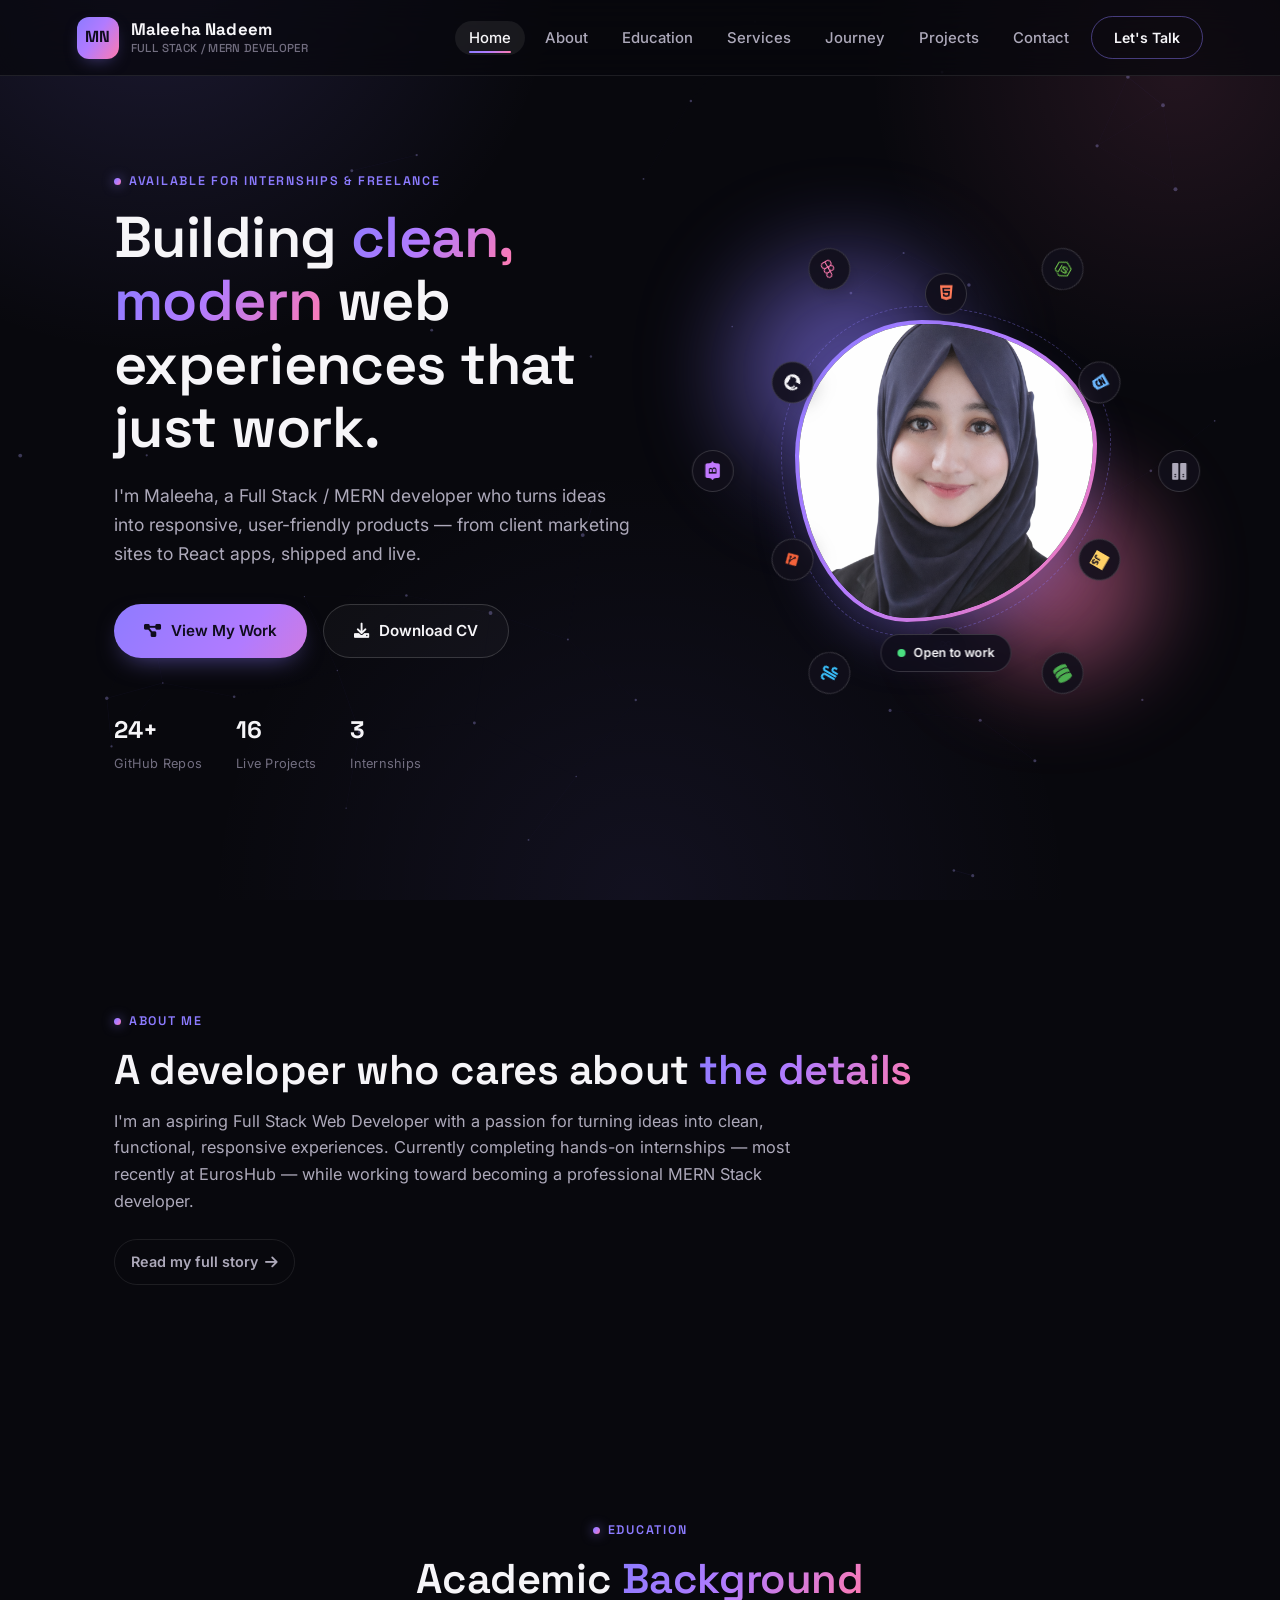
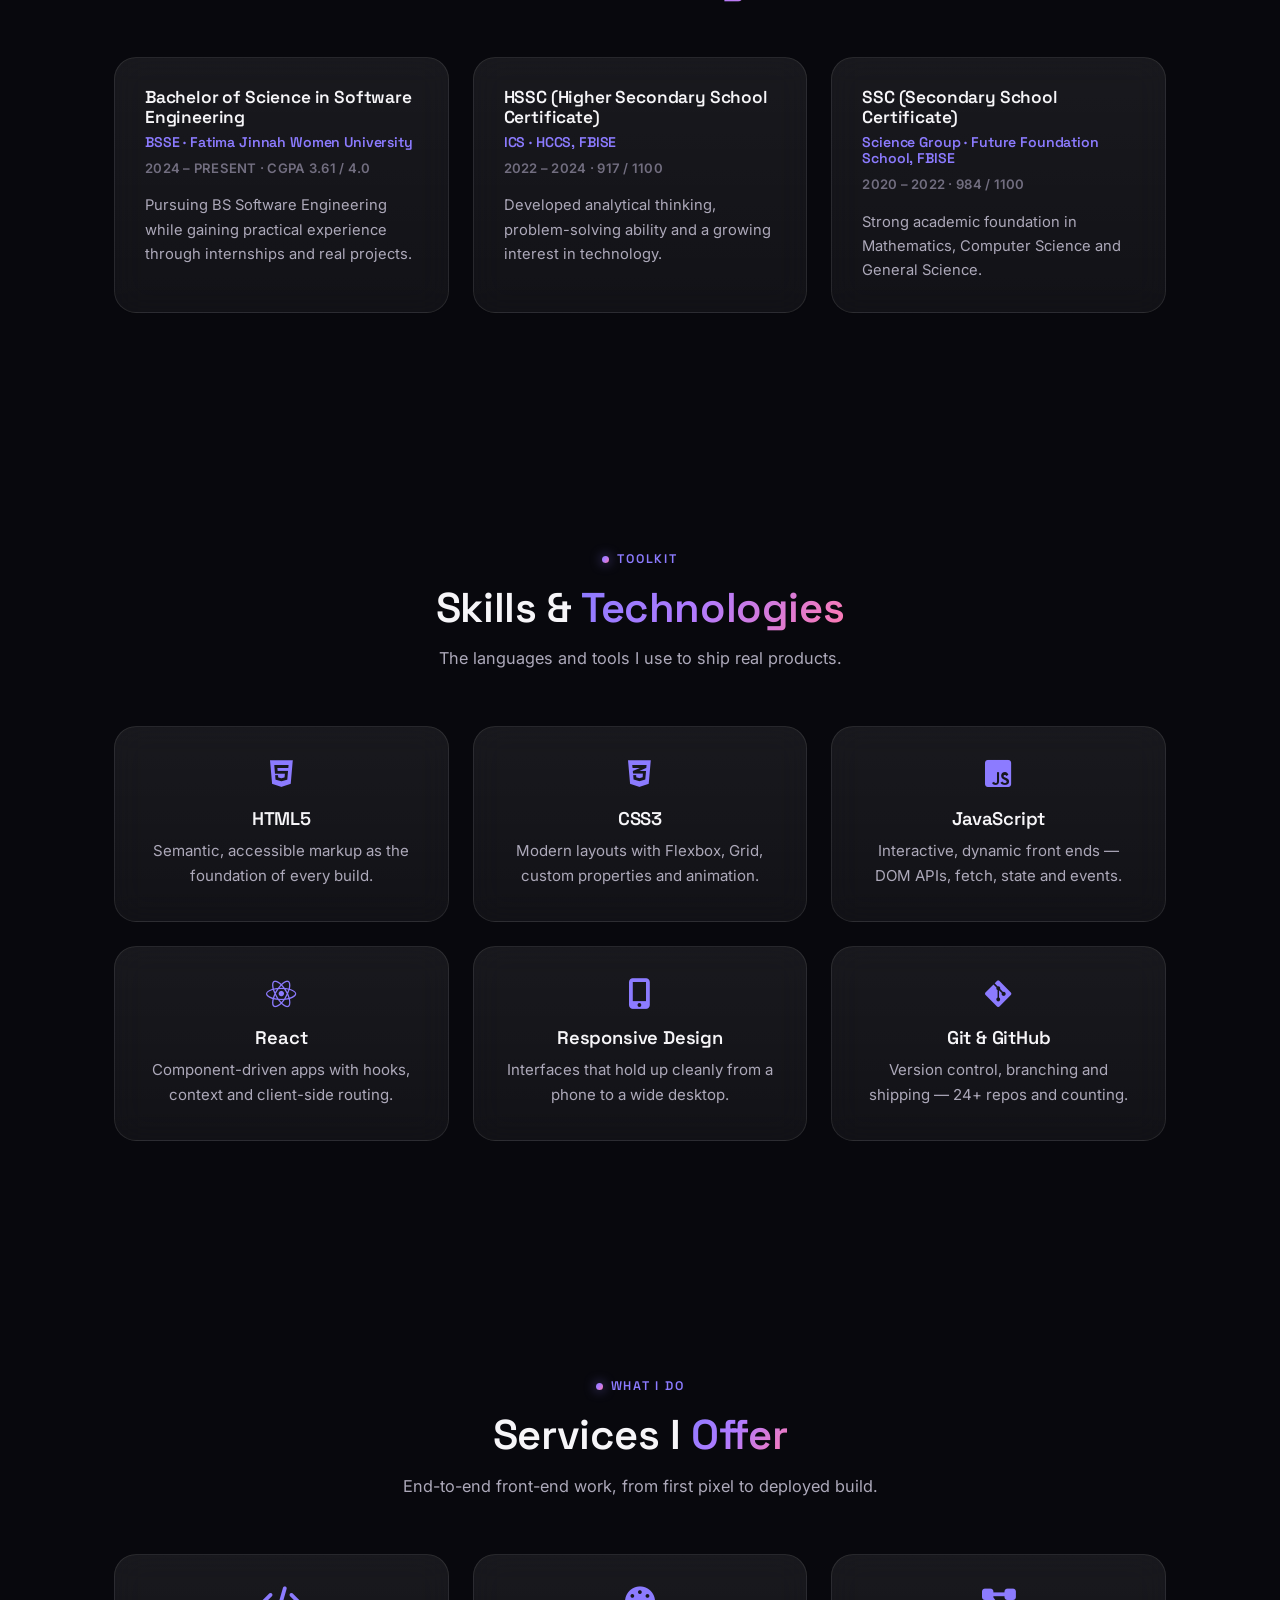
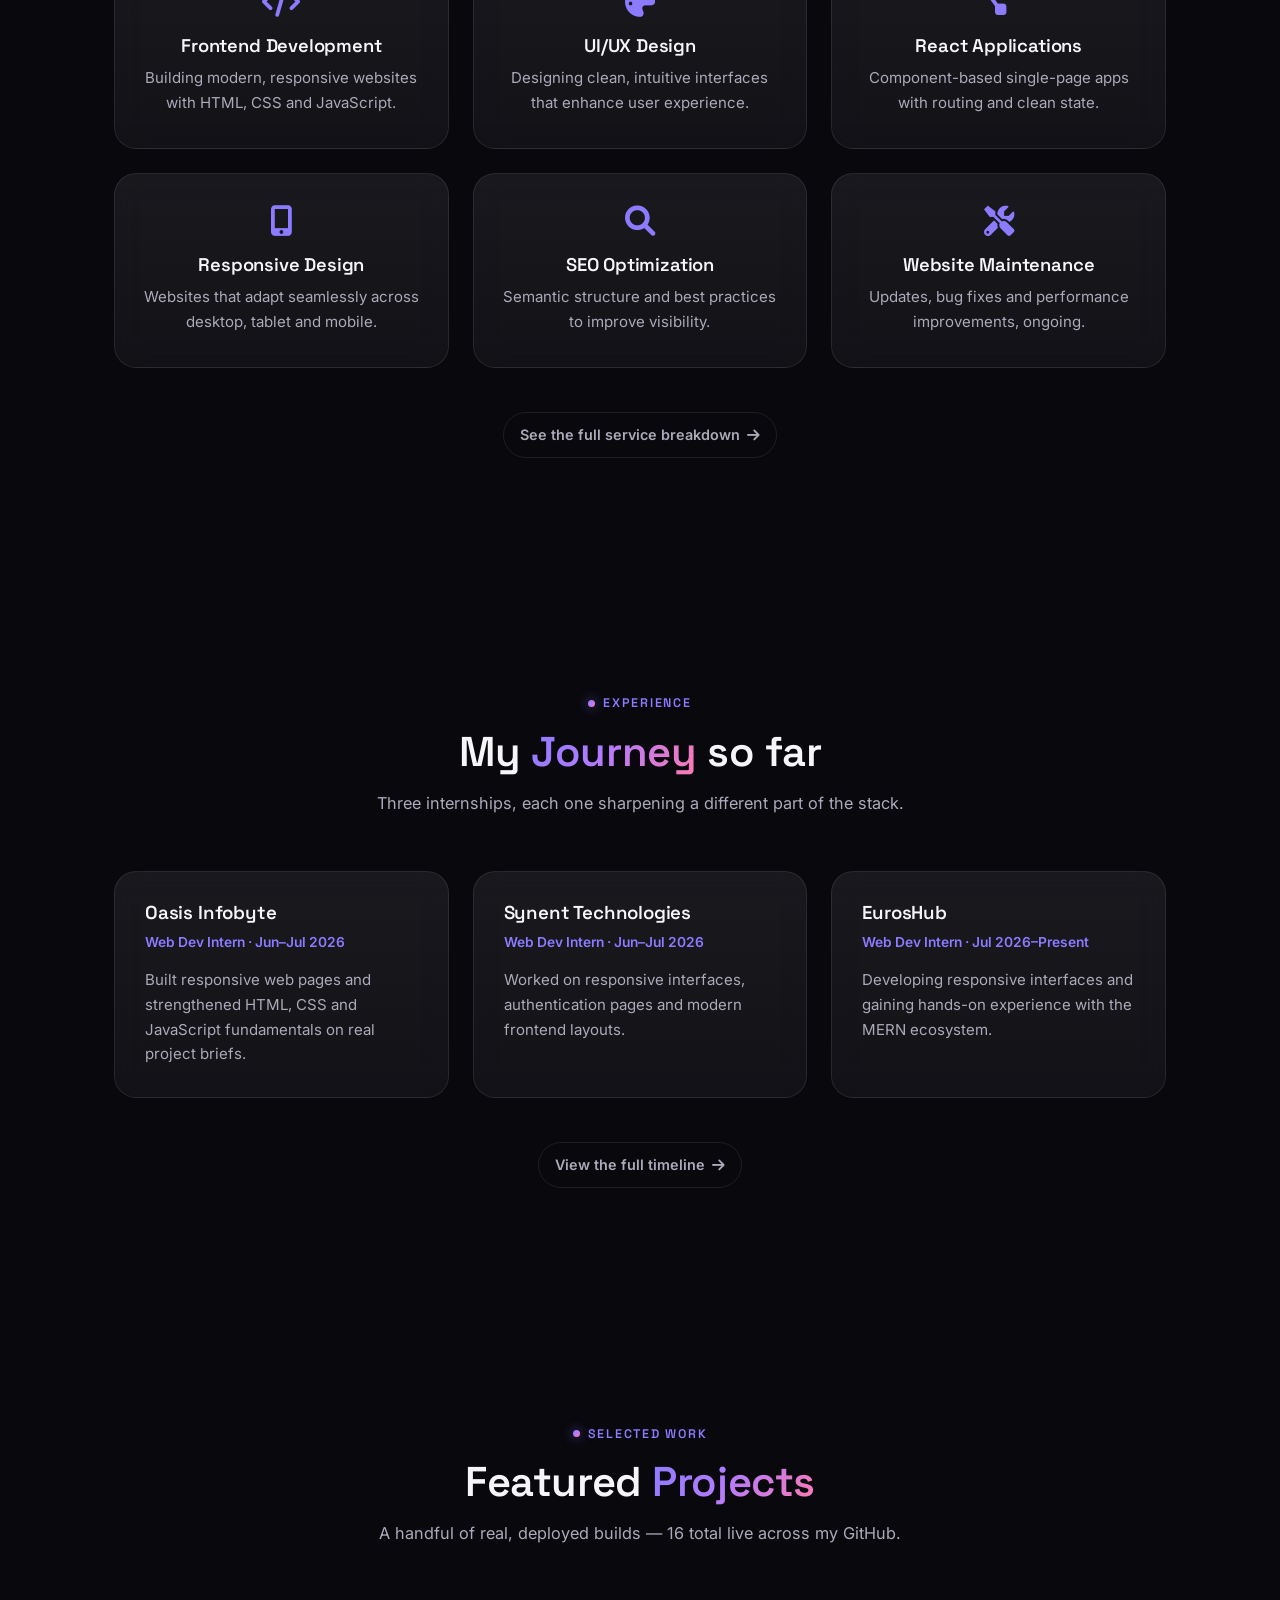
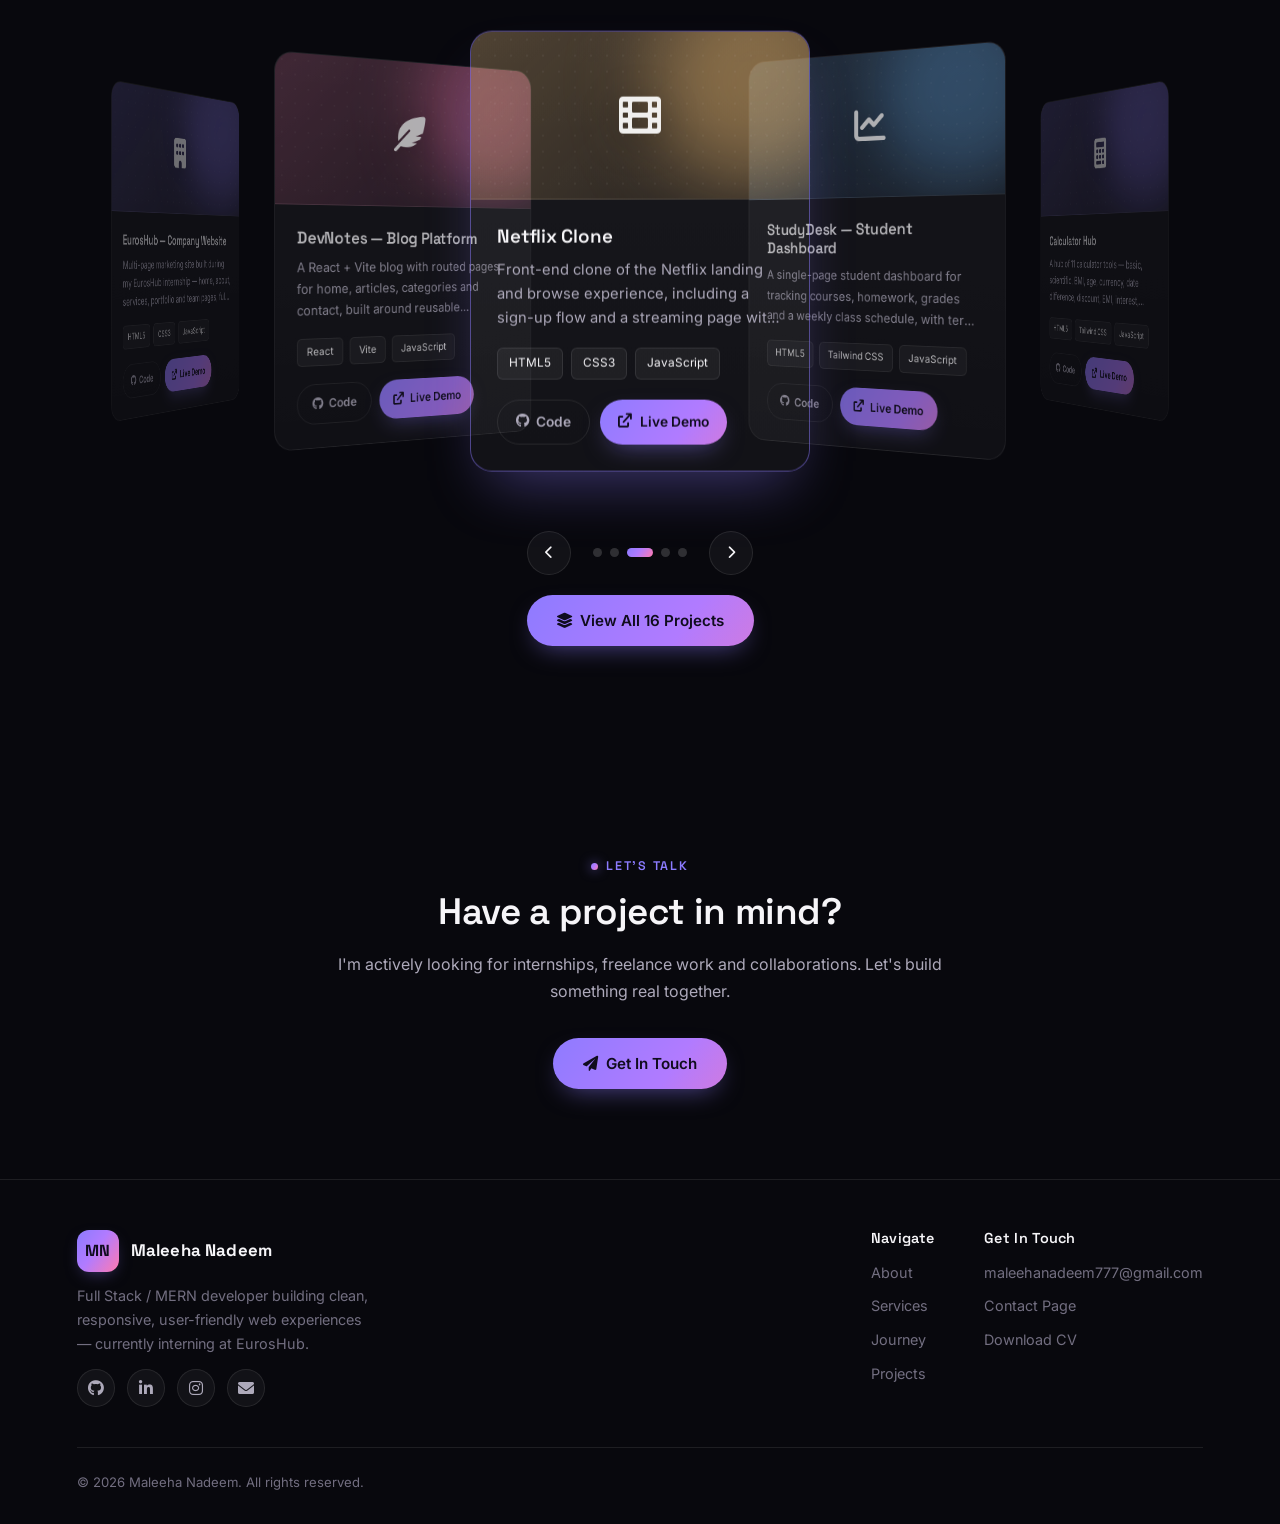
<file: index.html>
<!DOCTYPE html>
<html lang="en">
<head>
<meta charset="utf-8"/>
<meta content="width=device-width, initial-scale=1.0" name="viewport"/>
<title>Maleeha Nadeem | Full Stack Developer</title>
<meta name="description" content="Maleeha Nadeem — Full Stack / MERN developer building clean, responsive, user-friendly web experiences. Browse real projects, internships and skills."/>
<link rel="icon" type="image/svg+xml" href="data:image/svg+xml,%3Csvg xmlns='http://www.w3.org/2000/svg' viewBox='0 0 64 64'%3E%3Cdefs%3E%3ClinearGradient id='g' x1='0' y1='0' x2='1' y2='1'%3E%3Cstop offset='0%25' stop-color='%238c7bff'/%3E%3Cstop offset='100%25' stop-color='%23ff7ab0'/%3E%3C/linearGradient%3E%3C/defs%3E%3Crect width='64' height='64' rx='16' fill='url(%23g)'/%3E%3Ctext x='32' y='43' font-family='Arial' font-weight='700' font-size='26' fill='white' text-anchor='middle'%3EMN%3C/text%3E%3C/svg%3E"/>
<link rel="preconnect" href="https://fonts.googleapis.com"/>
<link rel="preconnect" href="https://fonts.gstatic.com" crossorigin=""/>
<link href="https://fonts.googleapis.com/css2?family=Space+Grotesk:wght@500;600;700&family=Inter:wght@400;500;600;700&display=swap" rel="stylesheet"/>
<link href="styles.css" rel="stylesheet"/>
<link href="https://cdnjs.cloudflare.com/ajax/libs/font-awesome/6.0.0/css/all.min.css" rel="stylesheet"/>
</head>
<body>
<canvas id="constellation" aria-hidden="true"></canvas>
<header class="navbar">
<a class="nav-brand" href="index.html">
<span class="brand-mark">MN</span>
<div class="logo">
<h1>Maleeha Nadeem</h1>
<h3>Full Stack / MERN Developer</h3>
</div>
</a>
<input class="drawer-toggle" hidden="" id="drawerToggle" type="checkbox"/>
<label aria-label="Open menu" class="hamburger" for="drawerToggle">
<span></span><span></span><span></span>
</label>
<div class="nav-menu" id="navMenu">
<label aria-label="Close menu" class="drawer-close" for="drawerToggle">
<i class="fas fa-times"></i>
</label>
<nav>
<ul class="nav-links">
<li><a class="active" href="index.html">Home</a></li>
<li><a href="about.html">About</a></li>
<li><a href="index.html#education">Education</a></li>
<li><a href="services.html">Services</a></li>
<li><a href="journey.html">Journey</a></li>
<li><a href="projects.html">Projects</a></li>
<li><a href="contact.html">Contact</a></li>
</ul>
</nav>
<a class="btn-small drawer-cta" href="contact.html">Let's Talk</a>
</div>
<label aria-label="Close menu" class="drawer-overlay" for="drawerToggle"></label>
</header>
<main>

<section class="hero-section" id="hero">
<div class="hero-content">
<span class="eyebrow">Available for internships &amp; freelance</span>
<h2 class="split-title">
<span class="hero-word" style="animation-delay:.05s">Building</span>
<span class="hero-word highlight" style="animation-delay:.12s">clean,</span>
<span class="hero-word highlight" style="animation-delay:.19s">modern</span>
<span class="hero-word" style="animation-delay:.26s">web</span>
<span class="hero-word" style="animation-delay:.33s">experiences</span>
<span class="hero-word" style="animation-delay:.4s">that</span>
<span class="hero-word" style="animation-delay:.47s">just</span>
<span class="hero-word" style="animation-delay:.54s">work.</span>
</h2>
<p class="hero-lede">I'm Maleeha, a Full Stack / MERN developer who turns ideas into responsive, user-friendly products — from client marketing sites to React apps, shipped and live.</p>
<div class="hero-btns">
<a class="btn" href="projects.html"><i class="fas fa-diagram-project"></i> View My Work</a>
<a class="btn btn-outline" href="Maleeha Nadeem -Full Stack DEVELOPER CV.pdf" target="_blank"><i class="fas fa-download"></i> Download CV</a>
</div>
<div class="hero-meta">
<div><strong>24+</strong><span>GitHub Repos</span></div>
<div><strong>16</strong><span>Live Projects</span></div>
<div><strong>3</strong><span>Internships</span></div>
</div>
</div>
<div class="hero-image-container">
<div class="hero-visual">
<div class="blob blob-1"></div>
<div class="blob blob-2"></div>
<div class="avatar-frame">
<img alt="Maleeha Nadeem" src="profile_picture.png"/>
</div>
<div class="tech-orbit" aria-hidden="true">
<div class="orbit-ring ring-inner">
<div class="orbit-item" style="--angle:0deg;"><div class="orbit-badge"><i class="fab fa-html5" style="color:#ff7a59;"></i><span class="orbit-tip">HTML5</span></div></div>
<div class="orbit-item" style="--angle:60deg;"><div class="orbit-badge"><i class="fab fa-css3-alt" style="color:#6cb8ff;"></i><span class="orbit-tip">CSS3</span></div></div>
<div class="orbit-item" style="--angle:120deg;"><div class="orbit-badge"><i class="fab fa-js" style="color:#ffd166;"></i><span class="orbit-tip">JavaScript</span></div></div>
<div class="orbit-item" style="--angle:180deg;"><div class="orbit-badge"><i class="fab fa-react" style="color:#8c7bff;"></i><span class="orbit-tip">React</span></div></div>
<div class="orbit-item" style="--angle:240deg;"><div class="orbit-badge"><i class="fab fa-git-alt" style="color:#f4623a;"></i><span class="orbit-tip">Git</span></div></div>
<div class="orbit-item" style="--angle:300deg;"><div class="orbit-badge"><i class="fab fa-github"></i><span class="orbit-tip">GitHub</span></div></div>
</div>
<div class="orbit-ring ring-outer">
<div class="orbit-item" style="--angle:30deg;"><div class="orbit-badge"><i class="fab fa-node-js" style="color:#6cc24a;"></i><span class="orbit-tip">Node.js</span></div></div>
<div class="orbit-item" style="--angle:90deg;"><div class="orbit-badge"><i class="fas fa-server" style="color:#ada9ba;"></i><span class="orbit-tip">Express</span></div></div>
<div class="orbit-item" style="--angle:150deg;"><div class="orbit-badge"><i class="fas fa-database" style="color:#4caf50;"></i><span class="orbit-tip">MongoDB</span></div></div>
<div class="orbit-item" style="--angle:210deg;"><div class="orbit-badge"><i class="fas fa-wind" style="color:#38bdf8;"></i><span class="orbit-tip">Tailwind CSS</span></div></div>
<div class="orbit-item" style="--angle:270deg;"><div class="orbit-badge"><i class="fab fa-bootstrap" style="color:#c179ff;"></i><span class="orbit-tip">Bootstrap</span></div></div>
<div class="orbit-item" style="--angle:330deg;"><div class="orbit-badge"><i class="fab fa-figma" style="color:#ff7ab0;"></i><span class="orbit-tip">Figma</span></div></div>
</div>
</div>
<div class="status-pill"><span class="status-dot"></span> Open to work</div>
</div>
</div>
</section>

<section class="about-teaser" id="about">
<div class="reveal">
<span class="eyebrow">About Me</span>
<h2 class="section-title">A developer who cares about <span class="grad">the details</span></h2>
<p class="section-sub" style="max-width:720px;margin:0 0 24px;text-align:left;">I'm an aspiring Full Stack Web Developer with a passion for turning ideas into clean, functional, responsive experiences. Currently completing hands-on internships — most recently at EurosHub — while working toward becoming a professional MERN Stack developer.</p>
<a class="btn-ghost" href="about.html">Read my full story <i class="fas fa-arrow-right"></i></a>
</div>
</section>

<section class="education-section" id="education">
<div class="section-head reveal">
<span class="eyebrow">Education</span>
<h2 class="section-title">Academic <span class="grad">Background</span></h2>
</div>
<div class="grid-auto reveal-grid">
<div class="card education-card">
<h3>Bachelor of Science in Software Engineering</h3>
<h4>BSSE &middot; Fatima Jinnah Women University</h4>
<span>2024 &ndash; Present &middot; CGPA 3.61 / 4.0</span>
<p>Pursuing BS Software Engineering while gaining practical experience through internships and real projects.</p>
</div>
<div class="card education-card">
<h3>HSSC (Higher Secondary School Certificate)</h3>
<h4>ICS &middot; HCCS, FBISE</h4>
<span>2022 &ndash; 2024 &middot; 917 / 1100</span>
<p>Developed analytical thinking, problem-solving ability and a growing interest in technology.</p>
</div>
<div class="card education-card">
<h3>SSC (Secondary School Certificate)</h3>
<h4>Science Group &middot; Future Foundation School, FBISE</h4>
<span>2020 &ndash; 2022 &middot; 984 / 1100</span>
<p>Strong academic foundation in Mathematics, Computer Science and General Science.</p>
</div>
</div>
</section>

<section class="skills-section" id="skills">
<div class="section-head reveal">
<span class="eyebrow">Toolkit</span>
<h2 class="section-title">Skills &amp; <span class="grad">Technologies</span></h2>
<p class="section-sub">The languages and tools I use to ship real products.</p>
</div>
<div class="grid-auto reveal-grid">
<div class="card icon-card">
<i class="fab fa-html5"></i>
<h3>HTML5</h3>
<p>Semantic, accessible markup as the foundation of every build.</p>
</div>
<div class="card icon-card">
<i class="fab fa-css3-alt"></i>
<h3>CSS3</h3>
<p>Modern layouts with Flexbox, Grid, custom properties and animation.</p>
</div>
<div class="card icon-card">
<i class="fab fa-js-square"></i>
<h3>JavaScript</h3>
<p>Interactive, dynamic front ends — DOM APIs, fetch, state and events.</p>
</div>
<div class="card icon-card">
<i class="fab fa-react"></i>
<h3>React</h3>
<p>Component-driven apps with hooks, context and client-side routing.</p>
</div>
<div class="card icon-card">
<i class="fas fa-mobile-screen-button"></i>
<h3>Responsive Design</h3>
<p>Interfaces that hold up cleanly from a phone to a wide desktop.</p>
</div>
<div class="card icon-card">
<i class="fab fa-git-alt"></i>
<h3>Git &amp; GitHub</h3>
<p>Version control, branching and shipping — 24+ repos and counting.</p>
</div>
</div>
</section>

<section class="services-section" id="services">
<div class="section-head reveal">
<span class="eyebrow">What I Do</span>
<h2 class="section-title">Services I <span class="grad">Offer</span></h2>
<p class="section-sub">End-to-end front-end work, from first pixel to deployed build.</p>
</div>
<div class="grid-auto reveal-grid">
<div class="card icon-card">
<i class="fas fa-code"></i>
<h3>Frontend Development</h3>
<p>Building modern, responsive websites with HTML, CSS and JavaScript.</p>
</div>
<div class="card icon-card">
<i class="fas fa-palette"></i>
<h3>UI/UX Design</h3>
<p>Designing clean, intuitive interfaces that enhance user experience.</p>
</div>
<div class="card icon-card">
<i class="fas fa-diagram-project"></i>
<h3>React Applications</h3>
<p>Component-based single-page apps with routing and clean state.</p>
</div>
<div class="card icon-card">
<i class="fas fa-mobile-alt"></i>
<h3>Responsive Design</h3>
<p>Websites that adapt seamlessly across desktop, tablet and mobile.</p>
</div>
<div class="card icon-card">
<i class="fas fa-magnifying-glass"></i>
<h3>SEO Optimization</h3>
<p>Semantic structure and best practices to improve visibility.</p>
</div>
<div class="card icon-card">
<i class="fas fa-tools"></i>
<h3>Website Maintenance</h3>
<p>Updates, bug fixes and performance improvements, ongoing.</p>
</div>
</div>
<div style="text-align:center;margin-top:44px;">
<a class="btn-ghost" href="services.html">See the full service breakdown <i class="fas fa-arrow-right"></i></a>
</div>
</section>

<section class="journey-teaser" id="journey">
<div class="section-head reveal">
<span class="eyebrow">Experience</span>
<h2 class="section-title">My <span class="grad">Journey</span> so far</h2>
<p class="section-sub">Three internships, each one sharpening a different part of the stack.</p>
</div>
<div class="grid-auto reveal-grid">
<div class="card experience-card">
<h3>Oasis Infobyte</h3>
<span>Web Dev Intern &middot; Jun–Jul 2026</span>
<p>Built responsive web pages and strengthened HTML, CSS and JavaScript fundamentals on real project briefs.</p>
</div>
<div class="card experience-card">
<h3>Synent Technologies</h3>
<span>Web Dev Intern &middot; Jun–Jul 2026</span>
<p>Worked on responsive interfaces, authentication pages and modern frontend layouts.</p>
</div>
<div class="card experience-card">
<h3>EurosHub</h3>
<span>Web Dev Intern &middot; Jul 2026–Present</span>
<p>Developing responsive interfaces and gaining hands-on experience with the MERN ecosystem.</p>
</div>
</div>
<div style="text-align:center;margin-top:44px;">
<a class="btn-ghost" href="journey.html">View the full timeline <i class="fas fa-arrow-right"></i></a>
</div>
</section>

<section class="projects-section" id="projects">
<div class="section-head reveal">
<span class="eyebrow">Selected Work</span>
<h2 class="section-title">Featured <span class="grad">Projects</span></h2>
<p class="section-sub">A handful of real, deployed builds — 16 total live across my GitHub.</p>
</div>
<div class="coverflow" data-coverflow>
<div class="coverflow-stage">
<div class="coverflow-track">

<article class="coverflow-item">
<div class="card project-card">
<div class="project-media cover-violet"><i class="fas fa-building"></i></div>
<div class="project-body">
<h3>EurosHub — Company Website</h3>
<p>Multi-page marketing site built during my EurosHub internship — home, about, services, portfolio and team pages, fully responsive.</p>
<div class="tech-stack"><span>HTML5</span><span>CSS3</span><span>JavaScript</span></div>
<div class="project-links">
<a class="btn-ghost" href="https://github.com/maleehanadeemeuroshub-maker/FINAL-Euroshub-landng-Page" target="_blank" rel="noopener"><i class="fab fa-github"></i> Code</a>
<a class="btn" href="https://final-euroshub-landng-page.vercel.app" target="_blank" rel="noopener"><i class="fas fa-arrow-up-right-from-square"></i> Live Demo</a>
</div>
</div>
</div>
</article>

<article class="coverflow-item">
<div class="card project-card">
<div class="project-media cover-rose"><i class="fas fa-feather-pointed"></i></div>
<div class="project-body">
<h3>DevNotes — Blog Platform</h3>
<p>A React + Vite blog with routed pages for home, articles, categories and contact, built around reusable components and hooks.</p>
<div class="tech-stack"><span>React</span><span>Vite</span><span>JavaScript</span></div>
<div class="project-links">
<a class="btn-ghost" href="https://github.com/maleehanadeemeuroshub-maker/BLOG-website" target="_blank" rel="noopener"><i class="fab fa-github"></i> Code</a>
<a class="btn" href="https://blog-website-euros-hub1.vercel.app" target="_blank" rel="noopener"><i class="fas fa-arrow-up-right-from-square"></i> Live Demo</a>
</div>
</div>
</div>
</article>

<article class="coverflow-item">
<div class="card project-card">
<div class="project-media cover-amber"><i class="fas fa-film"></i></div>
<div class="project-body">
<h3>Netflix Clone</h3>
<p>Front-end clone of the Netflix landing and browse experience, including a sign-up flow and a streaming page with movie rows.</p>
<div class="tech-stack"><span>HTML5</span><span>CSS3</span><span>JavaScript</span></div>
<div class="project-links">
<a class="btn-ghost" href="https://github.com/maleehanadeemeuroshub-maker/NETFLIXX" target="_blank" rel="noopener"><i class="fab fa-github"></i> Code</a>
<a class="btn" href="https://netflixx-olive.vercel.app" target="_blank" rel="noopener"><i class="fas fa-arrow-up-right-from-square"></i> Live Demo</a>
</div>
</div>
</div>
</article>

<article class="coverflow-item">
<div class="card project-card">
<div class="project-media cover-teal"><i class="fas fa-chart-line"></i></div>
<div class="project-body">
<h3>StudyDesk — Student Dashboard</h3>
<p>A single-page student dashboard for tracking courses, homework, grades and a weekly class schedule, with term-progress tracking and quick stats — all data persisted locally in the browser.</p>
<div class="tech-stack"><span>HTML5</span><span>Tailwind CSS</span><span>JavaScript</span></div>
<div class="project-links">
<a class="btn-ghost" href="https://github.com/maleehanadeemeuroshub-maker/dashboard" target="_blank" rel="noopener"><i class="fab fa-github"></i> Code</a>
<a class="btn" href="https://dashboard-euros-hub1.vercel.app" target="_blank" rel="noopener"><i class="fas fa-arrow-up-right-from-square"></i> Live Demo</a>
</div>
</div>
</div>
</article>

<article class="coverflow-item">
<div class="card project-card">
<div class="project-media cover-violet"><i class="fas fa-calculator"></i></div>
<div class="project-body">
<h3>Calculator Hub</h3>
<p>A hub of 11 calculator tools — basic, scientific, BMI, age, currency, date difference, discount, EMI, interest, percentage and tip/unit converters — sharing one visual system and a set of common JS helpers.</p>
<div class="tech-stack"><span>HTML5</span><span>Tailwind CSS</span><span>JavaScript</span></div>
<div class="project-links">
<a class="btn-ghost" href="https://github.com/maleehanadeemeuroshub-maker/final-calculator" target="_blank" rel="noopener"><i class="fab fa-github"></i> Code</a>
<a class="btn" href="https://final-calculator-pearl.vercel.app" target="_blank" rel="noopener"><i class="fas fa-arrow-up-right-from-square"></i> Live Demo</a>
</div>
</div>
</div>
</article>

</div>
</div>
<div class="coverflow-nav">
<button type="button" class="coverflow-arrow prev" aria-label="Previous project"><i class="fas fa-chevron-left"></i></button>
<div class="coverflow-dots"></div>
<button type="button" class="coverflow-arrow next" aria-label="Next project"><i class="fas fa-chevron-right"></i></button>
</div>
</div>
<div style="text-align:center;margin-top:20px;">
<a class="btn" href="projects.html"><i class="fas fa-layer-group"></i> View All 16 Projects</a>
</div>
</section>

<section class="cta-section" id="contact">
<div class="reveal">
<span class="eyebrow" style="justify-content:center;">Let's Talk</span>
<h2>Have a project in mind?</h2>
<p>I'm actively looking for internships, freelance work and collaborations. Let's build something real together.</p>
<a class="btn" href="contact.html"><i class="fas fa-paper-plane"></i> Get In Touch</a>
</div>
</section>

</main>
<footer>
<div class="footer-inner">
<div class="footer-brand">
<a class="nav-brand" href="index.html" style="text-decoration:none;">
<span class="brand-mark">MN</span>
<div class="logo"><h1>Maleeha Nadeem</h1></div>
</a>
<p>Full Stack / MERN developer building clean, responsive, user-friendly web experiences — currently interning at EurosHub.</p>
<div class="footer-social">
<a href="https://github.com/maleehanadeemeuroshub-maker" target="_blank" rel="noopener" aria-label="GitHub"><i class="fab fa-github"></i></a>
<a href="https://www.linkedin.com/in/maleeha-nadeem" target="_blank" rel="noopener" aria-label="LinkedIn"><i class="fab fa-linkedin-in"></i></a>
<a href="https://www.instagram.com/1maleeha_nadeem" target="_blank" rel="noopener" aria-label="Instagram"><i class="fab fa-instagram"></i></a>
<a href="mailto:maleehanadeem777@gmail.com" aria-label="Email"><i class="fas fa-envelope"></i></a>
</div>
</div>
<div class="footer-links">
<div class="footer-col">
<h4>Navigate</h4>
<a href="about.html">About</a>
<a href="services.html">Services</a>
<a href="journey.html">Journey</a>
<a href="projects.html">Projects</a>
</div>
<div class="footer-col">
<h4>Get In Touch</h4>
<a href="mailto:maleehanadeem777@gmail.com">maleehanadeem777@gmail.com</a>
<a href="contact.html">Contact Page</a>
<a href="Maleeha Nadeem -Full Stack DEVELOPER CV.pdf" target="_blank">Download CV</a>
</div>
</div>
</div>
<div class="footer-bottom">
<p>&copy; <span data-year>2026</span> Maleeha Nadeem. All rights reserved.</p>
<button type="button" id="backToTop" aria-label="Back to top" style="display:none;"><i class="fas fa-arrow-up"></i></button>
</div>
</footer>
<script src="script.js?v=3"></script>
</body>
</html>
</file>
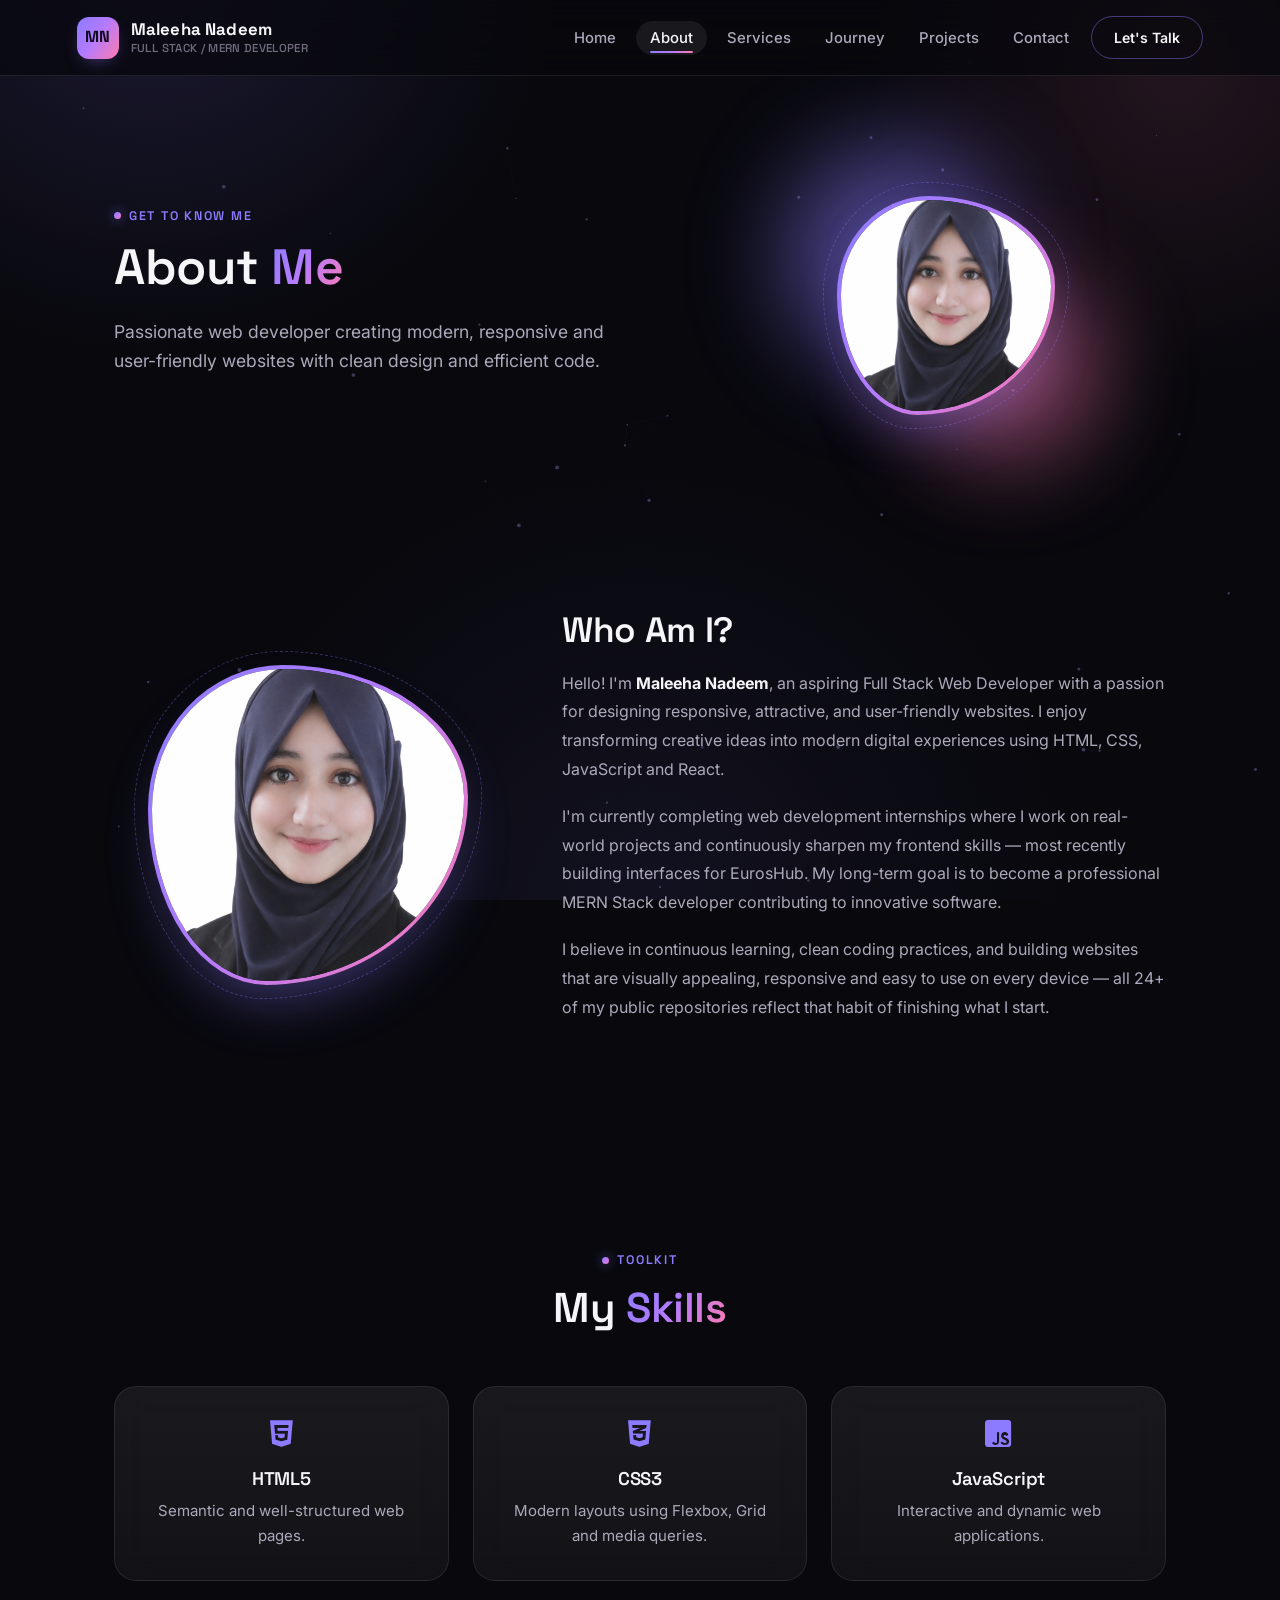
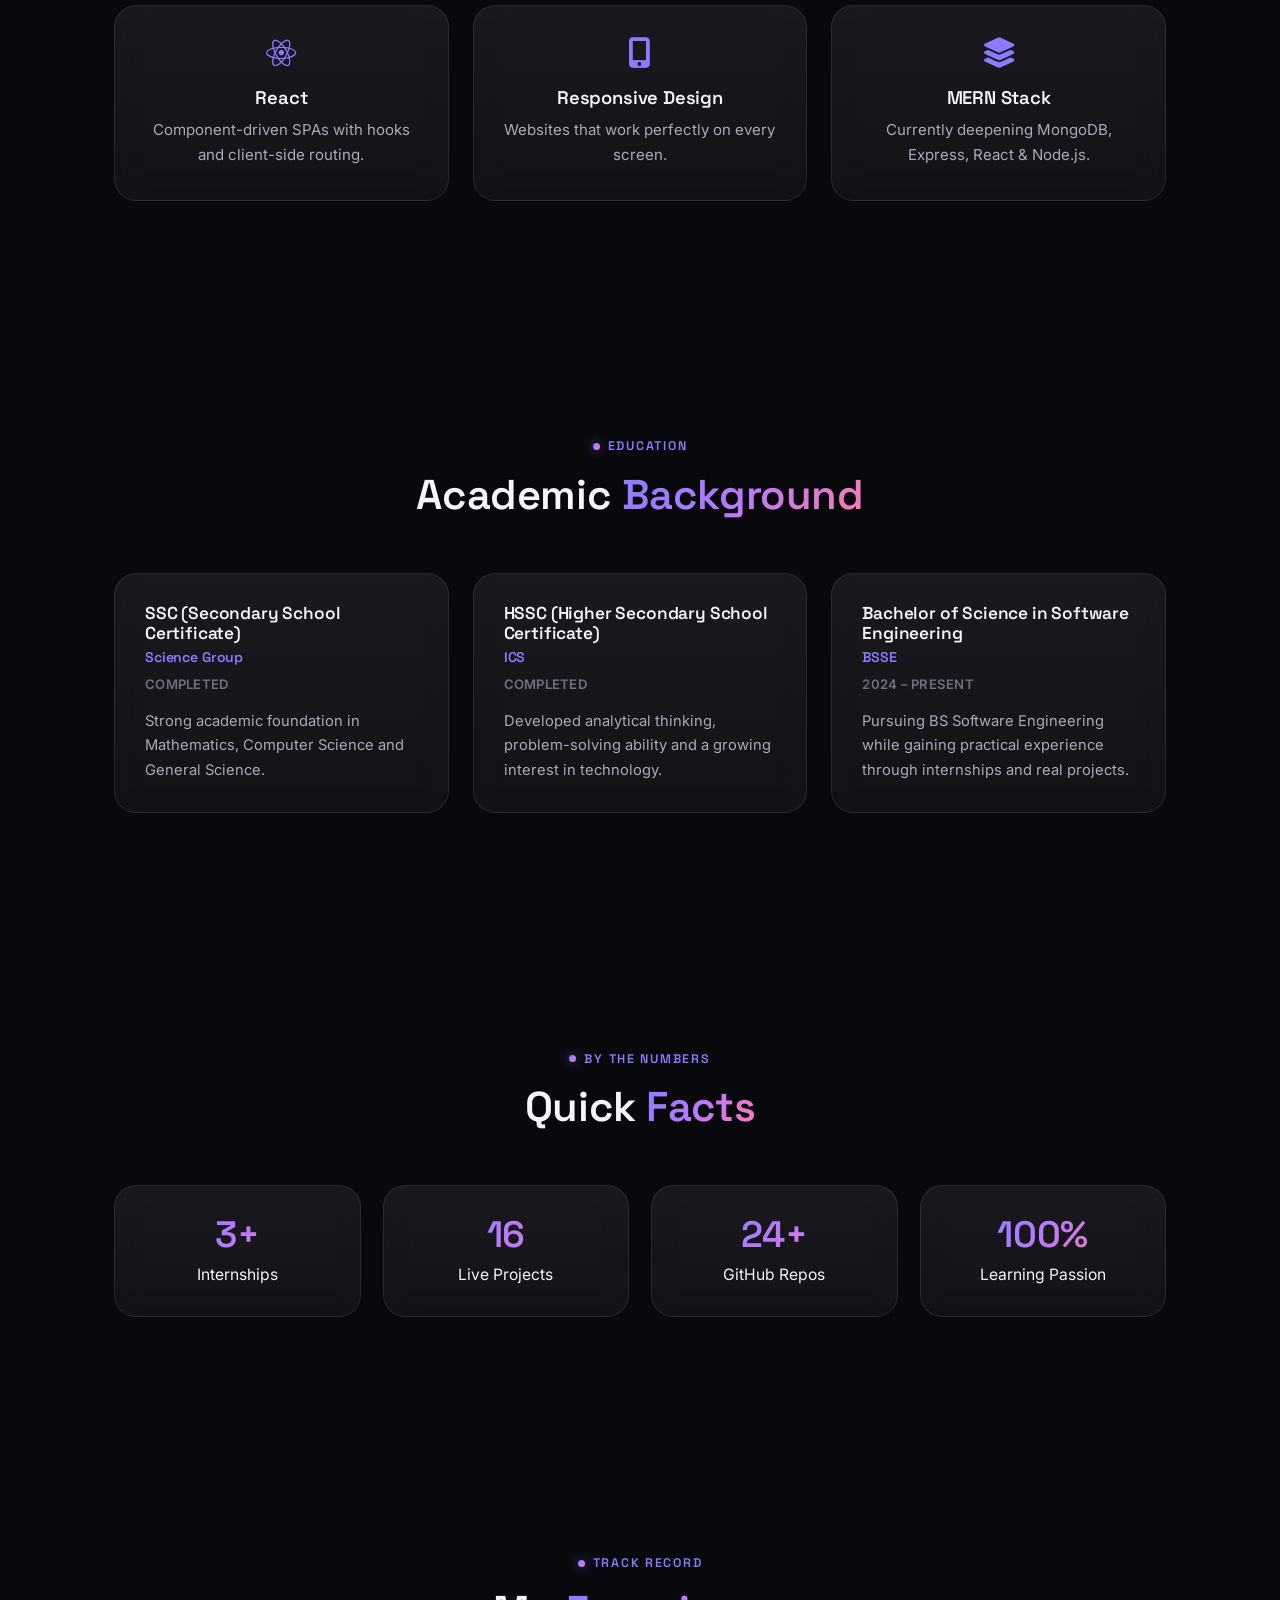
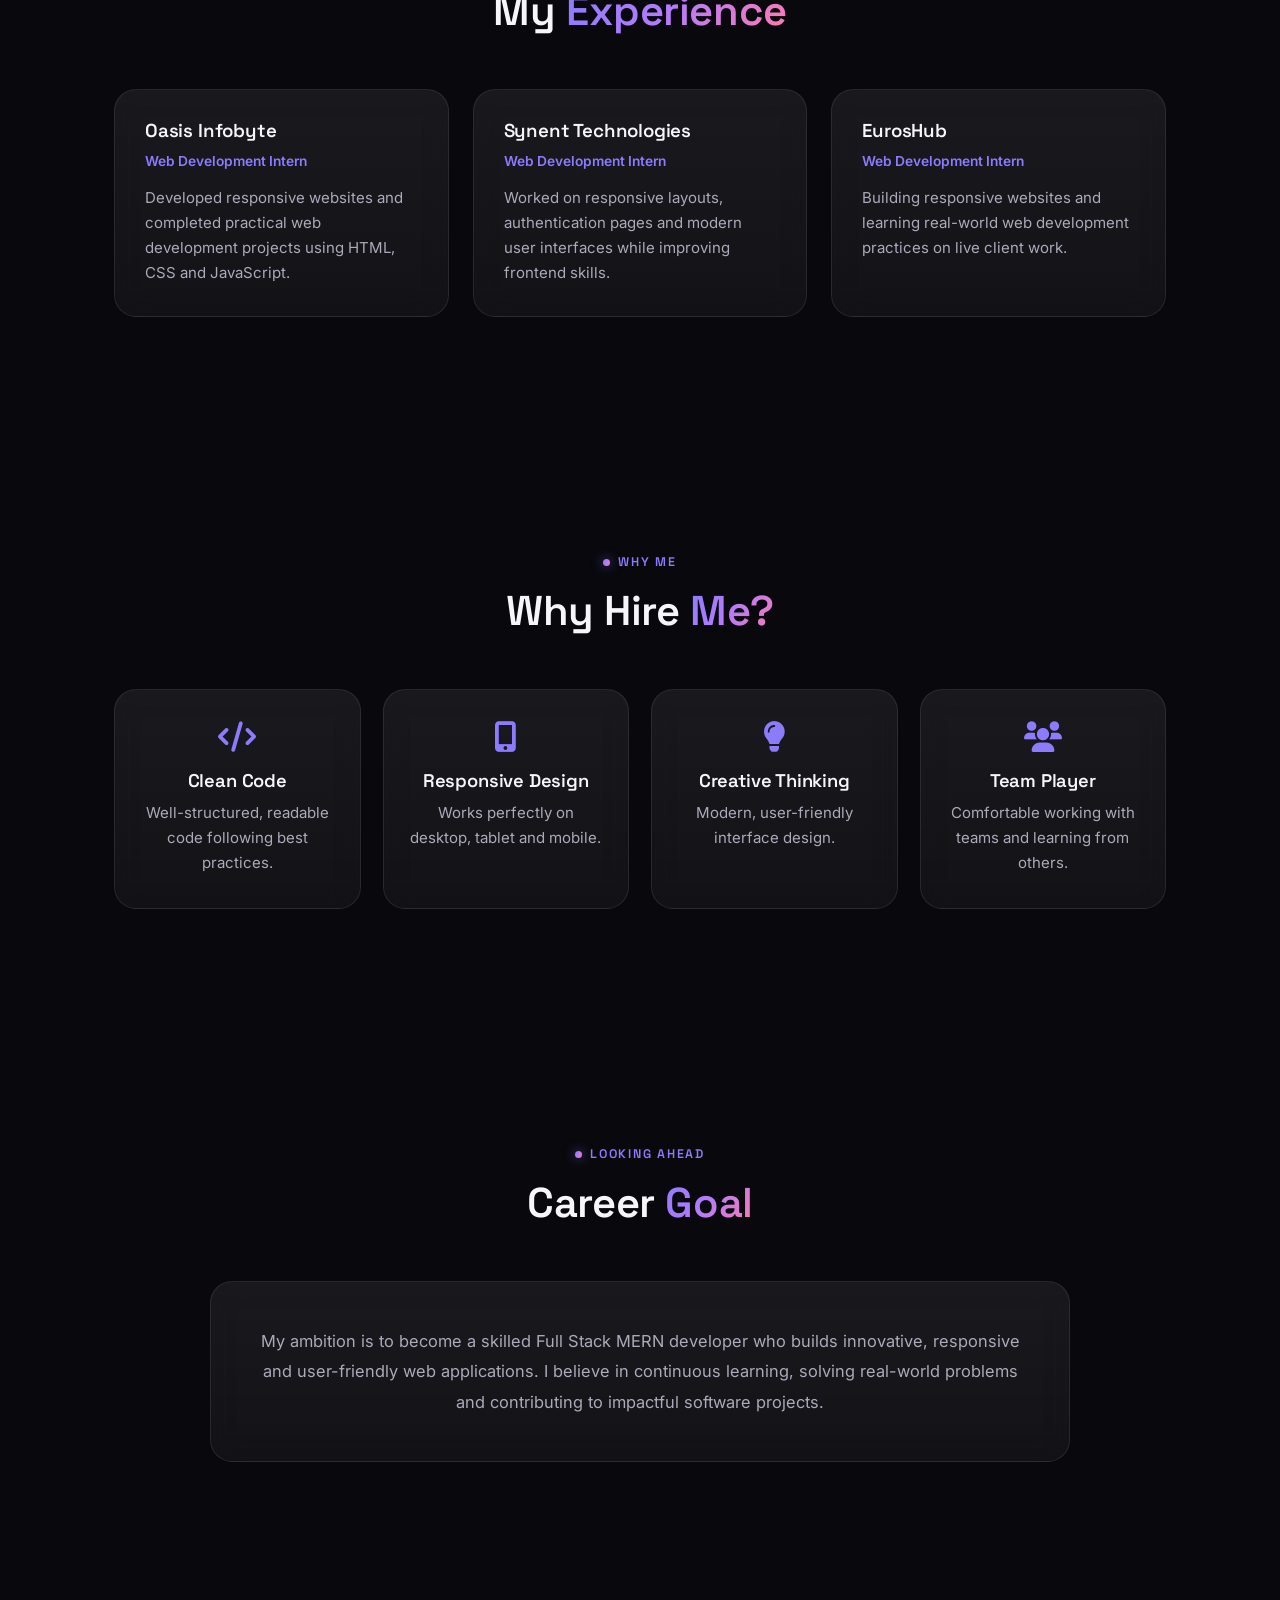
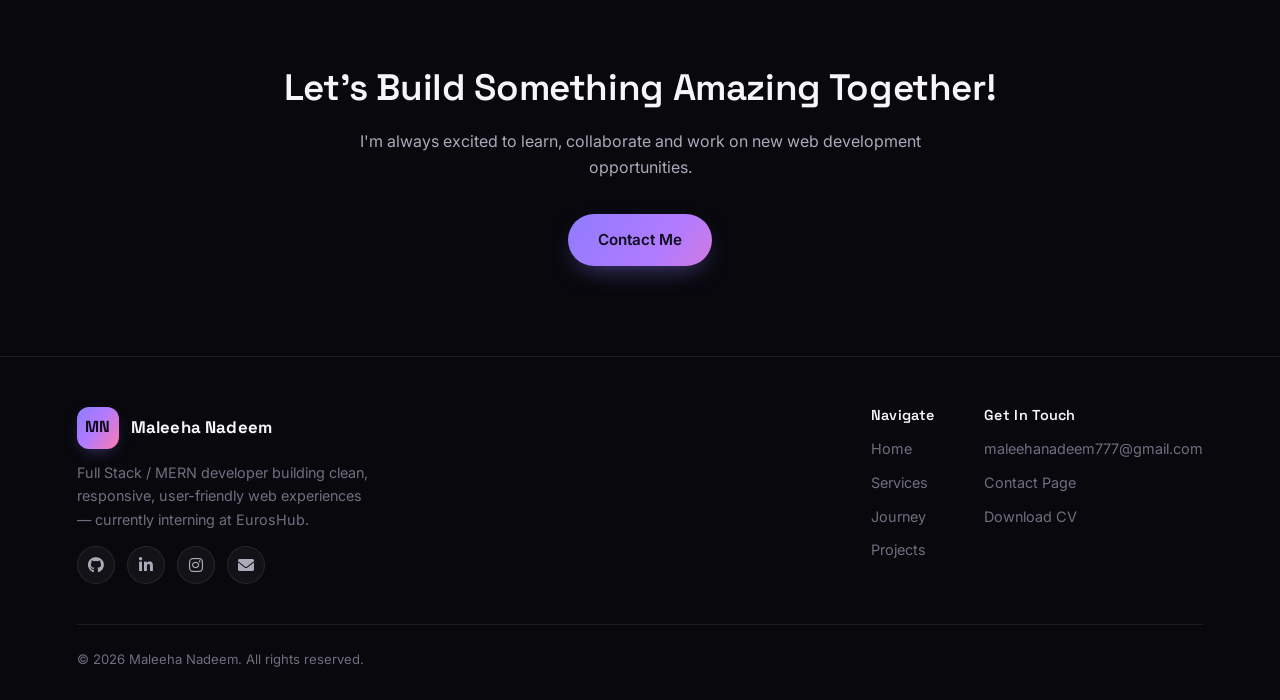
<file: about.html>
<!DOCTYPE html>
<html lang="en">
<head>
<meta charset="utf-8"/>
<meta content="width=device-width, initial-scale=1.0" name="viewport"/>
<title>About | Maleeha Nadeem</title>
<meta name="description" content="About Maleeha Nadeem — aspiring Full Stack / MERN developer, her skills, education and what drives her work."/>
<link rel="icon" type="image/svg+xml" href="data:image/svg+xml,%3Csvg xmlns='http://www.w3.org/2000/svg' viewBox='0 0 64 64'%3E%3Cdefs%3E%3ClinearGradient id='g' x1='0' y1='0' x2='1' y2='1'%3E%3Cstop offset='0%25' stop-color='%238c7bff'/%3E%3Cstop offset='100%25' stop-color='%23ff7ab0'/%3E%3C/linearGradient%3E%3C/defs%3E%3Crect width='64' height='64' rx='16' fill='url(%23g)'/%3E%3Ctext x='32' y='43' font-family='Arial' font-weight='700' font-size='26' fill='white' text-anchor='middle'%3EMN%3C/text%3E%3C/svg%3E"/>
<link rel="preconnect" href="https://fonts.googleapis.com"/>
<link rel="preconnect" href="https://fonts.gstatic.com" crossorigin=""/>
<link href="https://fonts.googleapis.com/css2?family=Space+Grotesk:wght@500;600;700&family=Inter:wght@400;500;600;700&display=swap" rel="stylesheet"/>
<link href="styles.css" rel="stylesheet"/>
<link href="https://cdnjs.cloudflare.com/ajax/libs/font-awesome/6.0.0/css/all.min.css" rel="stylesheet"/>
</head>
<body>
<canvas id="constellation" aria-hidden="true"></canvas>
<header class="navbar">
<a class="nav-brand" href="index.html">
<span class="brand-mark">MN</span>
<div class="logo">
<h1>Maleeha Nadeem</h1>
<h3>Full Stack / MERN Developer</h3>
</div>
</a>
<input class="drawer-toggle" hidden="" id="drawerToggle" type="checkbox"/>
<label aria-label="Open menu" class="hamburger" for="drawerToggle">
<span></span><span></span><span></span>
</label>
<div class="nav-menu" id="navMenu">
<label aria-label="Close menu" class="drawer-close" for="drawerToggle">
<i class="fas fa-times"></i>
</label>
<nav>
<ul class="nav-links">
<li><a href="index.html">Home</a></li>
<li><a class="active" href="about.html">About</a></li>
<li><a href="services.html">Services</a></li>
<li><a href="journey.html">Journey</a></li>
<li><a href="projects.html">Projects</a></li>
<li><a href="contact.html">Contact</a></li>
</ul>
</nav>
<a class="btn-small drawer-cta" href="contact.html">Let's Talk</a>
</div>
<label aria-label="Close menu" class="drawer-overlay" for="drawerToggle"></label>
</header>
<main>

<section class="page-hero">
<div class="hero-content">
<span class="eyebrow">Get To Know Me</span>
<h2>About <span class="grad highlight">Me</span></h2>
<p class="hero-lede" style="opacity:1;animation:none;">Passionate web developer creating modern, responsive and user-friendly websites with clean design and efficient code.</p>
</div>
<div class="hero-image-container">
<div class="hero-visual" style="width:min(260px,60vw);height:min(260px,60vw);">
<div class="blob blob-1"></div>
<div class="blob blob-2"></div>
<div class="avatar-frame"><img alt="Maleeha Nadeem" src="profile_picture.png"/></div>
</div>
</div>
</section>

<section class="about-container">
<div class="about-image reveal-left">
<div class="avatar-frame"><img alt="Maleeha Nadeem" src="profile_picture.png"/></div>
</div>
<div class="about-content reveal-right">
<h2>Who Am I?</h2>
<p>Hello! I'm <strong style="color:var(--text-primary);">Maleeha Nadeem</strong>, an aspiring Full Stack Web Developer with a passion for designing responsive, attractive, and user-friendly websites. I enjoy transforming creative ideas into modern digital experiences using HTML, CSS, JavaScript and React.</p>
<p>I'm currently completing web development internships where I work on real-world projects and continuously sharpen my frontend skills — most recently building interfaces for EurosHub. My long-term goal is to become a professional MERN Stack developer contributing to innovative software.</p>
<p>I believe in continuous learning, clean coding practices, and building websites that are visually appealing, responsive and easy to use on every device — all 24+ of my public repositories reflect that habit of finishing what I start.</p>
</div>
</section>

<section class="skills-section">
<div class="section-head reveal">
<span class="eyebrow">Toolkit</span>
<h2 class="section-title">My <span class="grad">Skills</span></h2>
</div>
<div class="grid-auto reveal-grid">
<div class="card icon-card">
<i class="fab fa-html5"></i>
<h3>HTML5</h3>
<p>Semantic and well-structured web pages.</p>
</div>
<div class="card icon-card">
<i class="fab fa-css3-alt"></i>
<h3>CSS3</h3>
<p>Modern layouts using Flexbox, Grid and media queries.</p>
</div>
<div class="card icon-card">
<i class="fab fa-js-square"></i>
<h3>JavaScript</h3>
<p>Interactive and dynamic web applications.</p>
</div>
<div class="card icon-card">
<i class="fab fa-react"></i>
<h3>React</h3>
<p>Component-driven SPAs with hooks and client-side routing.</p>
</div>
<div class="card icon-card">
<i class="fas fa-mobile-alt"></i>
<h3>Responsive Design</h3>
<p>Websites that work perfectly on every screen.</p>
</div>
<div class="card icon-card">
<i class="fas fa-layer-group"></i>
<h3>MERN Stack</h3>
<p>Currently deepening MongoDB, Express, React &amp; Node.js.</p>
</div>
</div>
</section>

<section class="education-section">
<div class="section-head reveal">
<span class="eyebrow">Education</span>
<h2 class="section-title">Academic <span class="grad">Background</span></h2>
</div>
<div class="grid-auto reveal-grid">
<div class="card education-card">
<h3>SSC (Secondary School Certificate)</h3>
<h4>Science Group</h4>
<span>Completed</span>
<p>Strong academic foundation in Mathematics, Computer Science and General Science.</p>
</div>
<div class="card education-card">
<h3>HSSC (Higher Secondary School Certificate)</h3>
<h4>ICS</h4>
<span>Completed</span>
<p>Developed analytical thinking, problem-solving ability and a growing interest in technology.</p>
</div>
<div class="card education-card">
<h3>Bachelor of Science in Software Engineering</h3>
<h4>BSSE</h4>
<span>2024 – Present</span>
<p>Pursuing BS Software Engineering while gaining practical experience through internships and real projects.</p>
</div>
</div>
</section>

<section class="facts-section">
<div class="section-head reveal">
<span class="eyebrow">By The Numbers</span>
<h2 class="section-title">Quick <span class="grad">Facts</span></h2>
</div>
<div class="grid-4 reveal-grid">
<div class="card fact-card"><h2>3+</h2><p>Internships</p></div>
<div class="card fact-card"><h2>16</h2><p>Live Projects</p></div>
<div class="card fact-card"><h2>24+</h2><p>GitHub Repos</p></div>
<div class="card fact-card"><h2>100%</h2><p>Learning Passion</p></div>
</div>
</section>

<section class="experience-section">
<div class="section-head reveal">
<span class="eyebrow">Track Record</span>
<h2 class="section-title">My <span class="grad">Experience</span></h2>
</div>
<div class="grid-auto reveal-grid">
<div class="card experience-card">
<h3>Oasis Infobyte</h3>
<span>Web Development Intern</span>
<p>Developed responsive websites and completed practical web development projects using HTML, CSS and JavaScript.</p>
</div>
<div class="card experience-card">
<h3>Synent Technologies</h3>
<span>Web Development Intern</span>
<p>Worked on responsive layouts, authentication pages and modern user interfaces while improving frontend skills.</p>
</div>
<div class="card experience-card">
<h3>EurosHub</h3>
<span>Web Development Intern</span>
<p>Building responsive websites and learning real-world web development practices on live client work.</p>
</div>
</div>
</section>

<section class="hire-section">
<div class="section-head reveal">
<span class="eyebrow">Why Me</span>
<h2 class="section-title">Why Hire <span class="grad">Me?</span></h2>
</div>
<div class="grid-4 reveal-grid">
<div class="card icon-card">
<i class="fas fa-code"></i>
<h3>Clean Code</h3>
<p>Well-structured, readable code following best practices.</p>
</div>
<div class="card icon-card">
<i class="fas fa-mobile-alt"></i>
<h3>Responsive Design</h3>
<p>Works perfectly on desktop, tablet and mobile.</p>
</div>
<div class="card icon-card">
<i class="fas fa-lightbulb"></i>
<h3>Creative Thinking</h3>
<p>Modern, user-friendly interface design.</p>
</div>
<div class="card icon-card">
<i class="fas fa-users"></i>
<h3>Team Player</h3>
<p>Comfortable working with teams and learning from others.</p>
</div>
</div>
</section>

<section class="goal-section">
<div class="section-head reveal">
<span class="eyebrow">Looking Ahead</span>
<h2 class="section-title">Career <span class="grad">Goal</span></h2>
</div>
<div class="card goal-card reveal">
<p>My ambition is to become a skilled Full Stack MERN developer who builds innovative, responsive and user-friendly web applications. I believe in continuous learning, solving real-world problems and contributing to impactful software projects.</p>
</div>
</section>

<section class="cta-section">
<div class="reveal">
<h2>Let's Build Something Amazing Together!</h2>
<p>I'm always excited to learn, collaborate and work on new web development opportunities.</p>
<a class="btn" href="contact.html">Contact Me</a>
</div>
</section>

</main>
<footer>
<div class="footer-inner">
<div class="footer-brand">
<a class="nav-brand" href="index.html" style="text-decoration:none;">
<span class="brand-mark">MN</span>
<div class="logo"><h1>Maleeha Nadeem</h1></div>
</a>
<p>Full Stack / MERN developer building clean, responsive, user-friendly web experiences — currently interning at EurosHub.</p>
<div class="footer-social">
<a href="https://github.com/maleehanadeemeuroshub-maker" target="_blank" rel="noopener" aria-label="GitHub"><i class="fab fa-github"></i></a>
<a href="https://www.linkedin.com/in/maleeha-nadeem" target="_blank" rel="noopener" aria-label="LinkedIn"><i class="fab fa-linkedin-in"></i></a>
<a href="https://www.instagram.com/1maleeha_nadeem" target="_blank" rel="noopener" aria-label="Instagram"><i class="fab fa-instagram"></i></a>
<a href="mailto:maleehanadeem777@gmail.com" aria-label="Email"><i class="fas fa-envelope"></i></a>
</div>
</div>
<div class="footer-links">
<div class="footer-col">
<h4>Navigate</h4>
<a href="index.html">Home</a>
<a href="services.html">Services</a>
<a href="journey.html">Journey</a>
<a href="projects.html">Projects</a>
</div>
<div class="footer-col">
<h4>Get In Touch</h4>
<a href="mailto:maleehanadeem777@gmail.com">maleehanadeem777@gmail.com</a>
<a href="contact.html">Contact Page</a>
<a href="Maleeha Nadeem -Full Stack DEVELOPER CV.pdf" target="_blank">Download CV</a>
</div>
</div>
</div>
<div class="footer-bottom">
<p>&copy; <span data-year>2026</span> Maleeha Nadeem. All rights reserved.</p>
<button type="button" id="backToTop" aria-label="Back to top" style="display:none;"><i class="fas fa-arrow-up"></i></button>
</div>
</footer>
<script src="script.js?v=3"></script>
</body>
</html>
</file>
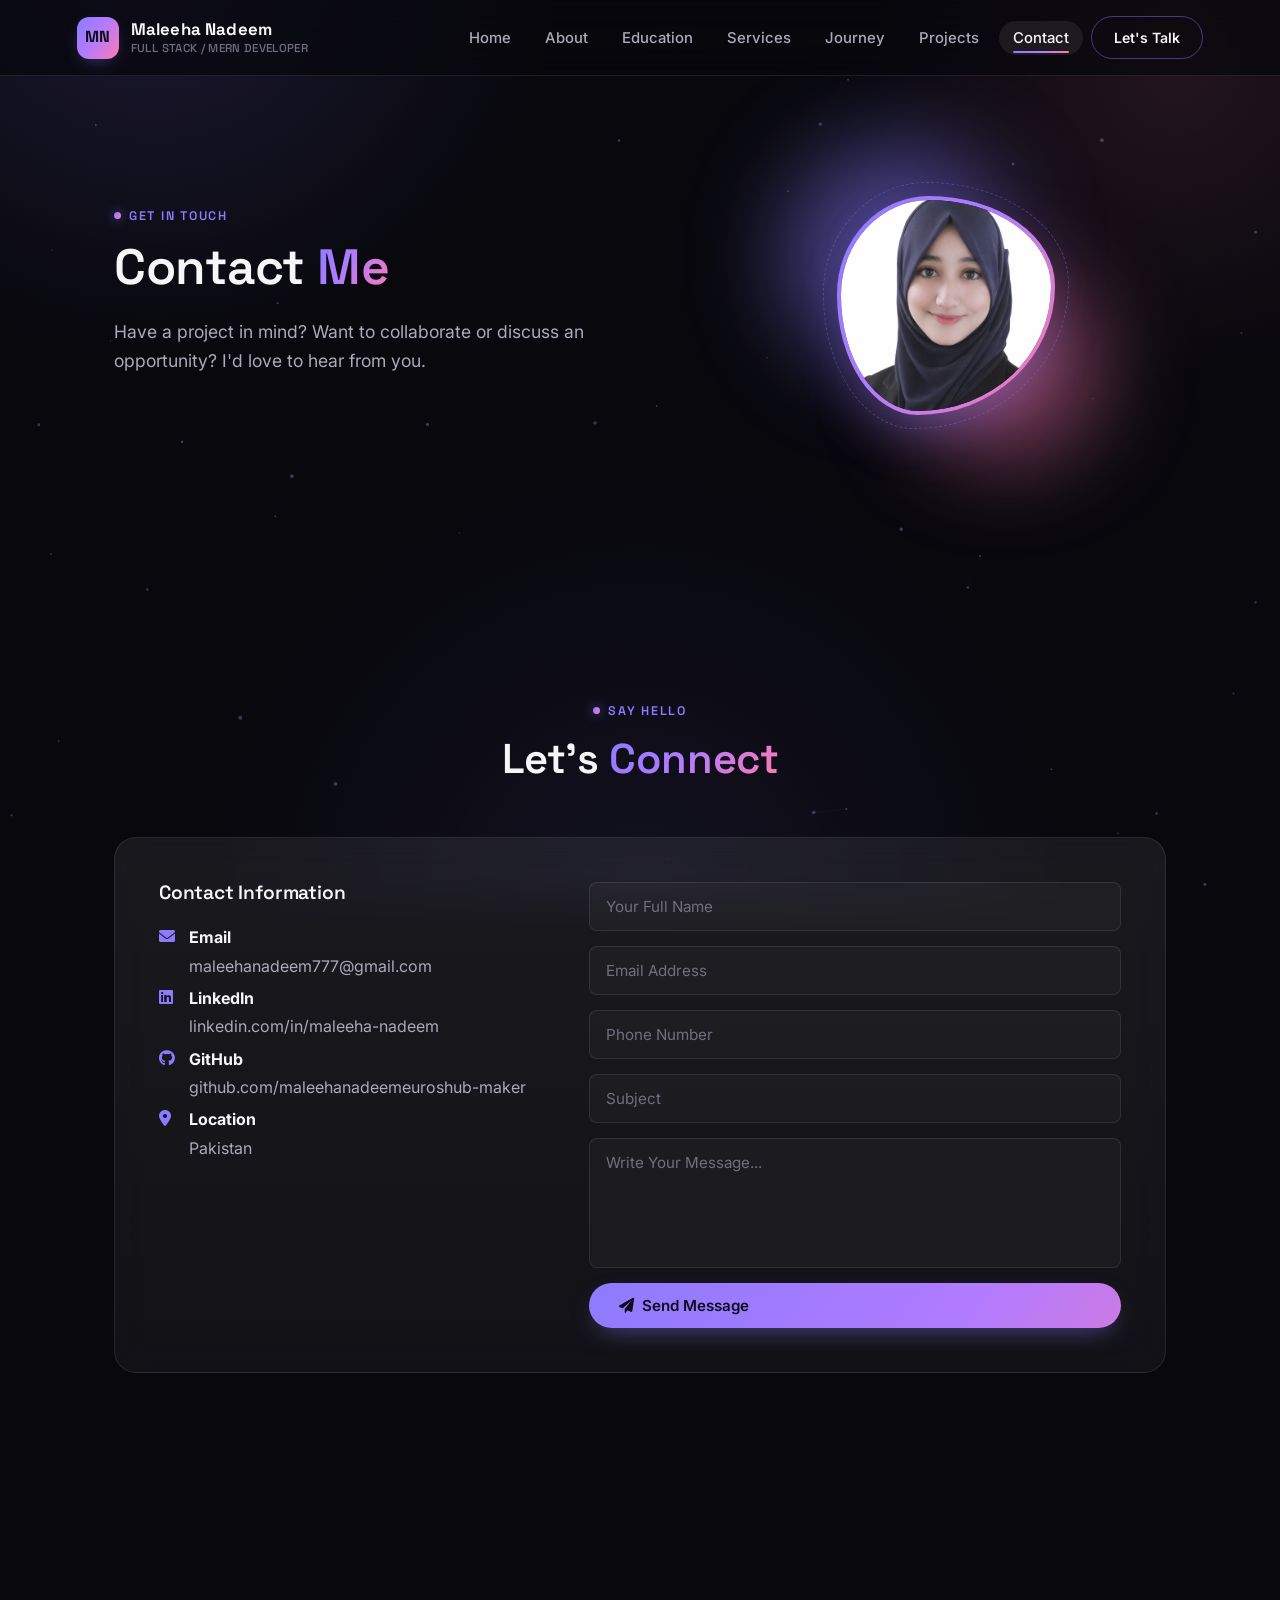
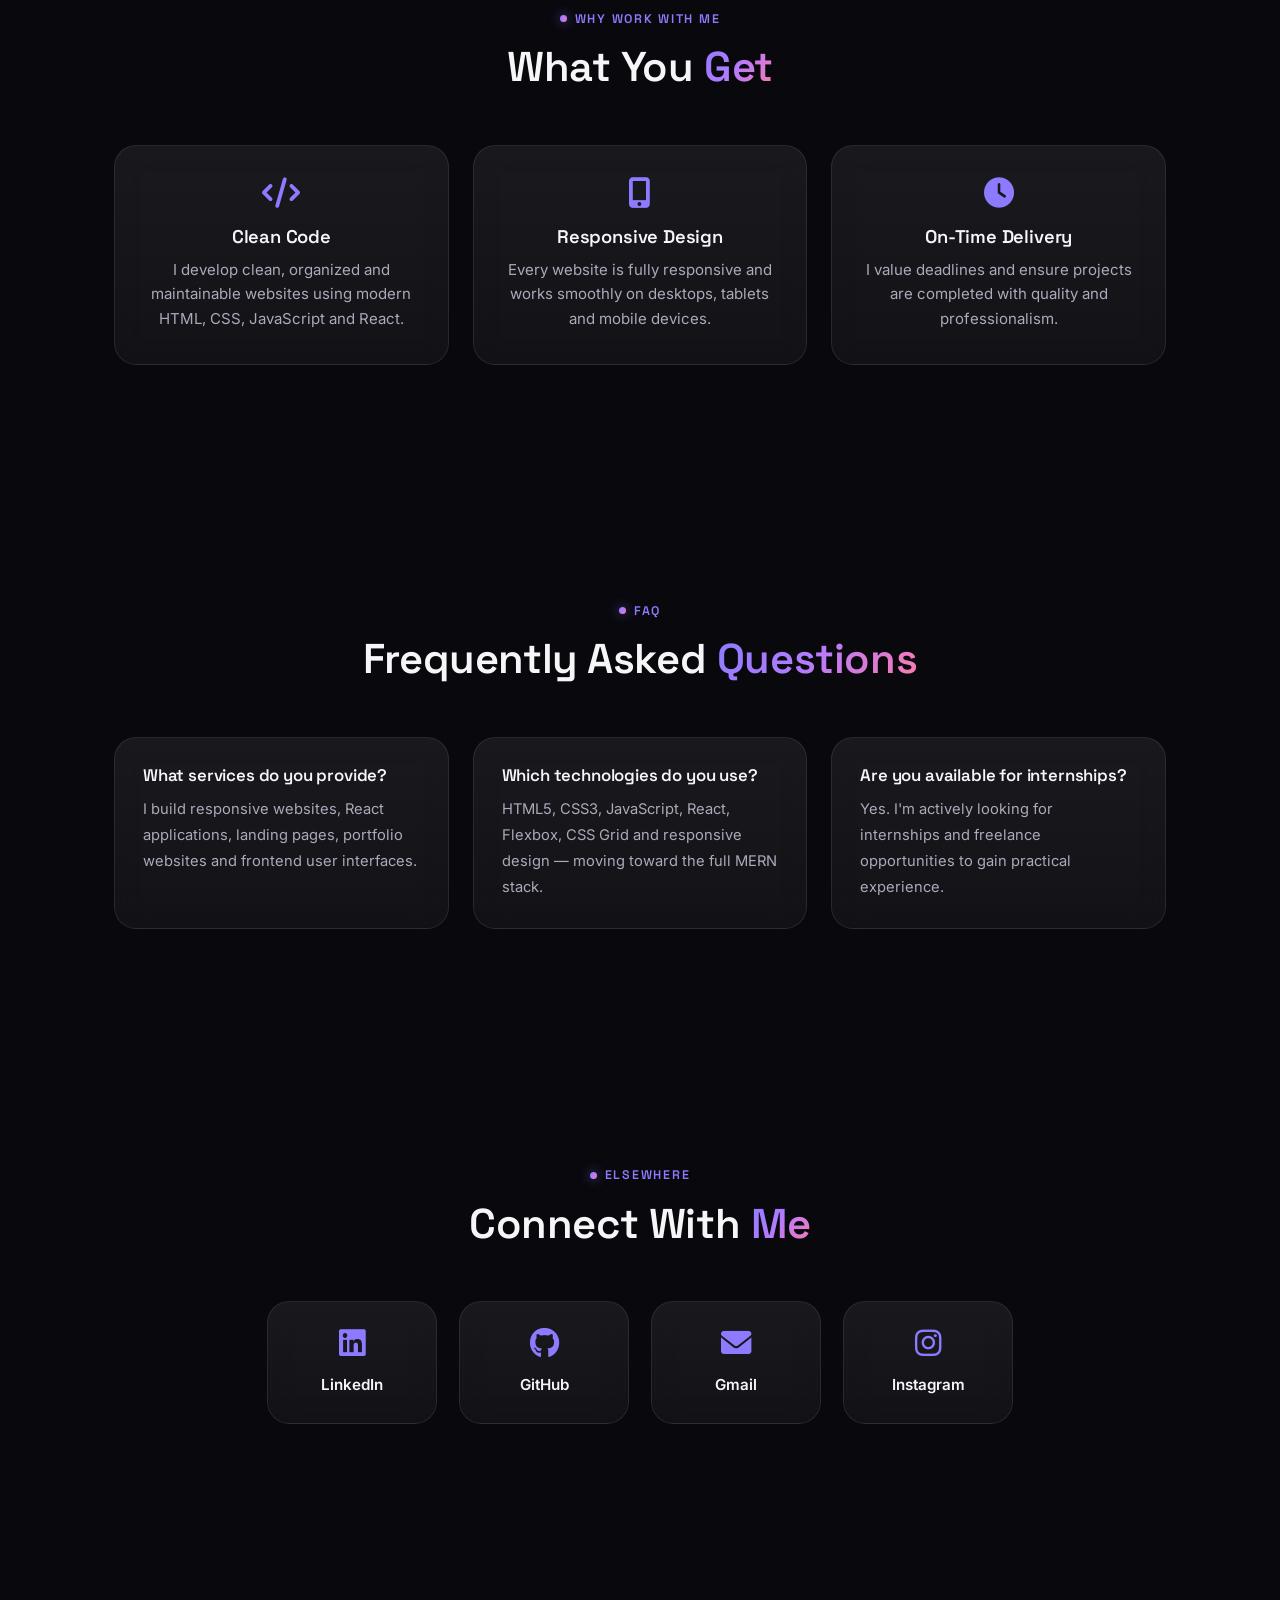
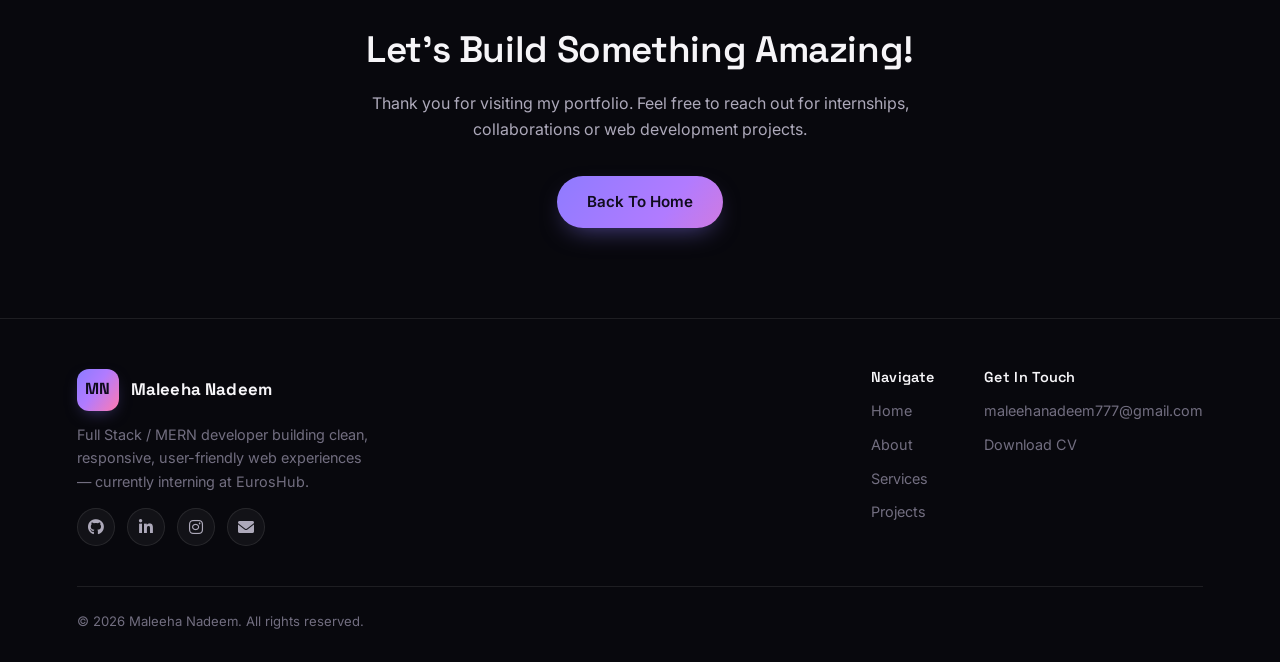
<file: contact.html>
<!DOCTYPE html>
<html lang="en">
<head>
<meta charset="utf-8"/>
<meta content="width=device-width, initial-scale=1.0" name="viewport"/>
<title>Contact | Maleeha Nadeem</title>
<meta name="description" content="Get in touch with Maleeha Nadeem for internships, freelance web development work or collaboration."/>
<link rel="icon" type="image/svg+xml" href="data:image/svg+xml,%3Csvg xmlns='http://www.w3.org/2000/svg' viewBox='0 0 64 64'%3E%3Cdefs%3E%3ClinearGradient id='g' x1='0' y1='0' x2='1' y2='1'%3E%3Cstop offset='0%25' stop-color='%238c7bff'/%3E%3Cstop offset='100%25' stop-color='%23ff7ab0'/%3E%3C/linearGradient%3E%3C/defs%3E%3Crect width='64' height='64' rx='16' fill='url(%23g)'/%3E%3Ctext x='32' y='43' font-family='Arial' font-weight='700' font-size='26' fill='white' text-anchor='middle'%3EMN%3C/text%3E%3C/svg%3E"/>
<link rel="preconnect" href="https://fonts.googleapis.com"/>
<link rel="preconnect" href="https://fonts.gstatic.com" crossorigin=""/>
<link href="https://fonts.googleapis.com/css2?family=Space+Grotesk:wght@500;600;700&family=Inter:wght@400;500;600;700&display=swap" rel="stylesheet"/>
<link href="styles.css" rel="stylesheet"/>
<link href="https://cdnjs.cloudflare.com/ajax/libs/font-awesome/6.0.0/css/all.min.css" rel="stylesheet"/>
</head>
<body>
<canvas id="constellation" aria-hidden="true"></canvas>
<header class="navbar">
<a class="nav-brand" href="index.html">
<span class="brand-mark">MN</span>
<div class="logo">
<h1>Maleeha Nadeem</h1>
<h3>Full Stack / MERN Developer</h3>
</div>
</a>
<input class="drawer-toggle" hidden="" id="drawerToggle" type="checkbox"/>
<label aria-label="Open menu" class="hamburger" for="drawerToggle">
<span></span><span></span><span></span>
</label>
<div class="nav-menu" id="navMenu">
<label aria-label="Close menu" class="drawer-close" for="drawerToggle">
<i class="fas fa-times"></i>
</label>
<nav>
<ul class="nav-links">
<li><a href="index.html">Home</a></li>
<li><a href="about.html">About</a></li>
<li><a href="index.html#education">Education</a></li>
<li><a href="services.html">Services</a></li>
<li><a href="journey.html">Journey</a></li>
<li><a href="projects.html">Projects</a></li>
<li><a class="active" href="contact.html">Contact</a></li>
</ul>
</nav>
<a class="btn-small drawer-cta" href="contact.html">Let's Talk</a>
</div>
<label aria-label="Close menu" class="drawer-overlay" for="drawerToggle"></label>
</header>
<main>

<section class="page-hero">
<div class="hero-content">
<span class="eyebrow">Get In Touch</span>
<h2>Contact <span class="grad highlight">Me</span></h2>
<p class="hero-lede" style="opacity:1;animation:none;">Have a project in mind? Want to collaborate or discuss an opportunity? I'd love to hear from you.</p>
</div>
<div class="hero-image-container">
<div class="hero-visual" style="width:min(260px,60vw);height:min(260px,60vw);">
<div class="blob blob-1"></div>
<div class="blob blob-2"></div>
<div class="avatar-frame"><img alt="Maleeha Nadeem" src="profile_picture.png"/></div>
</div>
</div>
</section>

<section class="contact-section">
<div class="section-head reveal">
<span class="eyebrow">Say Hello</span>
<h2 class="section-title">Let's <span class="grad">Connect</span></h2>
</div>
<div class="card contact-container reveal">
<div class="contact-info-direct">
<h3>Contact Information</h3>
<p><i class="fas fa-envelope"></i><span><strong>Email</strong>maleehanadeem777@gmail.com</span></p>
<p><i class="fab fa-linkedin"></i><span><strong>LinkedIn</strong>linkedin.com/in/maleeha-nadeem</span></p>
<p><i class="fab fa-github"></i><span><strong>GitHub</strong>github.com/maleehanadeemeuroshub-maker</span></p>
<p><i class="fas fa-map-marker-alt"></i><span><strong>Location</strong>Pakistan</span></p>
</div>
<form class="contact-form">
<input pattern="[A-Za-z\s]+" placeholder="Your Full Name" required="" title="Only letters are allowed" type="text"/>
<span class="field-error">Only letters are allowed in the name field</span>
<input placeholder="Email Address" required="" type="email"/>
<span class="field-error">Please enter a valid email address</span>
<input pattern="[0-9]{7,15}" placeholder="Phone Number" required="" title="Only numbers are allowed (7-15 digits)" type="tel"/>
<span class="field-error">Only numbers are allowed (7-15 digits)</span>
<input placeholder="Subject" required="" type="text"/>
<span class="field-error">This field is required</span>
<textarea placeholder="Write Your Message..." required=""></textarea>
<span class="field-error">This field is required</span>
<button class="btn" type="submit"><i class="fas fa-paper-plane"></i> Send Message</button>
<p class="form-status" role="status"></p>
</form>
</div>
</section>

<section class="services-section">
<div class="section-head reveal">
<span class="eyebrow">Why Work With Me</span>
<h2 class="section-title">What You <span class="grad">Get</span></h2>
</div>
<div class="grid-auto reveal-grid">
<div class="card icon-card">
<i class="fas fa-code"></i>
<h3>Clean Code</h3>
<p>I develop clean, organized and maintainable websites using modern HTML, CSS, JavaScript and React.</p>
</div>
<div class="card icon-card">
<i class="fas fa-mobile-alt"></i>
<h3>Responsive Design</h3>
<p>Every website is fully responsive and works smoothly on desktops, tablets and mobile devices.</p>
</div>
<div class="card icon-card">
<i class="fas fa-clock"></i>
<h3>On-Time Delivery</h3>
<p>I value deadlines and ensure projects are completed with quality and professionalism.</p>
</div>
</div>
</section>

<section class="faq-section">
<div class="section-head reveal">
<span class="eyebrow">FAQ</span>
<h2 class="section-title">Frequently Asked <span class="grad">Questions</span></h2>
</div>
<div class="grid-auto reveal-grid">
<div class="card faq-card">
<h3>What services do you provide?</h3>
<p>I build responsive websites, React applications, landing pages, portfolio websites and frontend user interfaces.</p>
</div>
<div class="card faq-card">
<h3>Which technologies do you use?</h3>
<p>HTML5, CSS3, JavaScript, React, Flexbox, CSS Grid and responsive design — moving toward the full MERN stack.</p>
</div>
<div class="card faq-card">
<h3>Are you available for internships?</h3>
<p>Yes. I'm actively looking for internships and freelance opportunities to gain practical experience.</p>
</div>
</div>
</section>

<section class="technology-section">
<div class="section-head reveal">
<span class="eyebrow">Elsewhere</span>
<h2 class="section-title">Connect With <span class="grad">Me</span></h2>
</div>
<div class="social-links reveal-grid">
<a class="card social-card" href="https://www.linkedin.com/in/maleeha-nadeem" target="_blank" rel="noopener">
<i class="fab fa-linkedin"></i>
<span>LinkedIn</span>
</a>
<a class="card social-card" href="https://github.com/maleehanadeemeuroshub-maker" target="_blank" rel="noopener">
<i class="fab fa-github"></i>
<span>GitHub</span>
</a>
<a class="card social-card" href="mailto:maleehanadeem777@gmail.com">
<i class="fas fa-envelope"></i>
<span>Gmail</span>
</a>
<a class="card social-card" href="https://www.instagram.com/1maleeha_nadeem" target="_blank" rel="noopener">
<i class="fab fa-instagram"></i>
<span>Instagram</span>
</a>
</div>
</section>

<section class="cta-section">
<div class="reveal">
<h2>Let's Build Something Amazing!</h2>
<p>Thank you for visiting my portfolio. Feel free to reach out for internships, collaborations or web development projects.</p>
<a class="btn" href="index.html">Back To Home</a>
</div>
</section>

</main>
<footer>
<div class="footer-inner">
<div class="footer-brand">
<a class="nav-brand" href="index.html" style="text-decoration:none;">
<span class="brand-mark">MN</span>
<div class="logo"><h1>Maleeha Nadeem</h1></div>
</a>
<p>Full Stack / MERN developer building clean, responsive, user-friendly web experiences — currently interning at EurosHub.</p>
<div class="footer-social">
<a href="https://github.com/maleehanadeemeuroshub-maker" target="_blank" rel="noopener" aria-label="GitHub"><i class="fab fa-github"></i></a>
<a href="https://www.linkedin.com/in/maleeha-nadeem" target="_blank" rel="noopener" aria-label="LinkedIn"><i class="fab fa-linkedin-in"></i></a>
<a href="https://www.instagram.com/1maleeha_nadeem" target="_blank" rel="noopener" aria-label="Instagram"><i class="fab fa-instagram"></i></a>
<a href="mailto:maleehanadeem777@gmail.com" aria-label="Email"><i class="fas fa-envelope"></i></a>
</div>
</div>
<div class="footer-links">
<div class="footer-col">
<h4>Navigate</h4>
<a href="index.html">Home</a>
<a href="about.html">About</a>
<a href="services.html">Services</a>
<a href="projects.html">Projects</a>
</div>
<div class="footer-col">
<h4>Get In Touch</h4>
<a href="mailto:maleehanadeem777@gmail.com">maleehanadeem777@gmail.com</a>
<a href="Maleeha Nadeem -Full Stack DEVELOPER CV.pdf" target="_blank">Download CV</a>
</div>
</div>
</div>
<div class="footer-bottom">
<p>&copy; <span data-year>2026</span> Maleeha Nadeem. All rights reserved.</p>
<button type="button" id="backToTop" aria-label="Back to top" style="display:none;"><i class="fas fa-arrow-up"></i></button>
</div>
</footer>
<script src="script.js?v=3"></script>
</body>
</html>
</file>
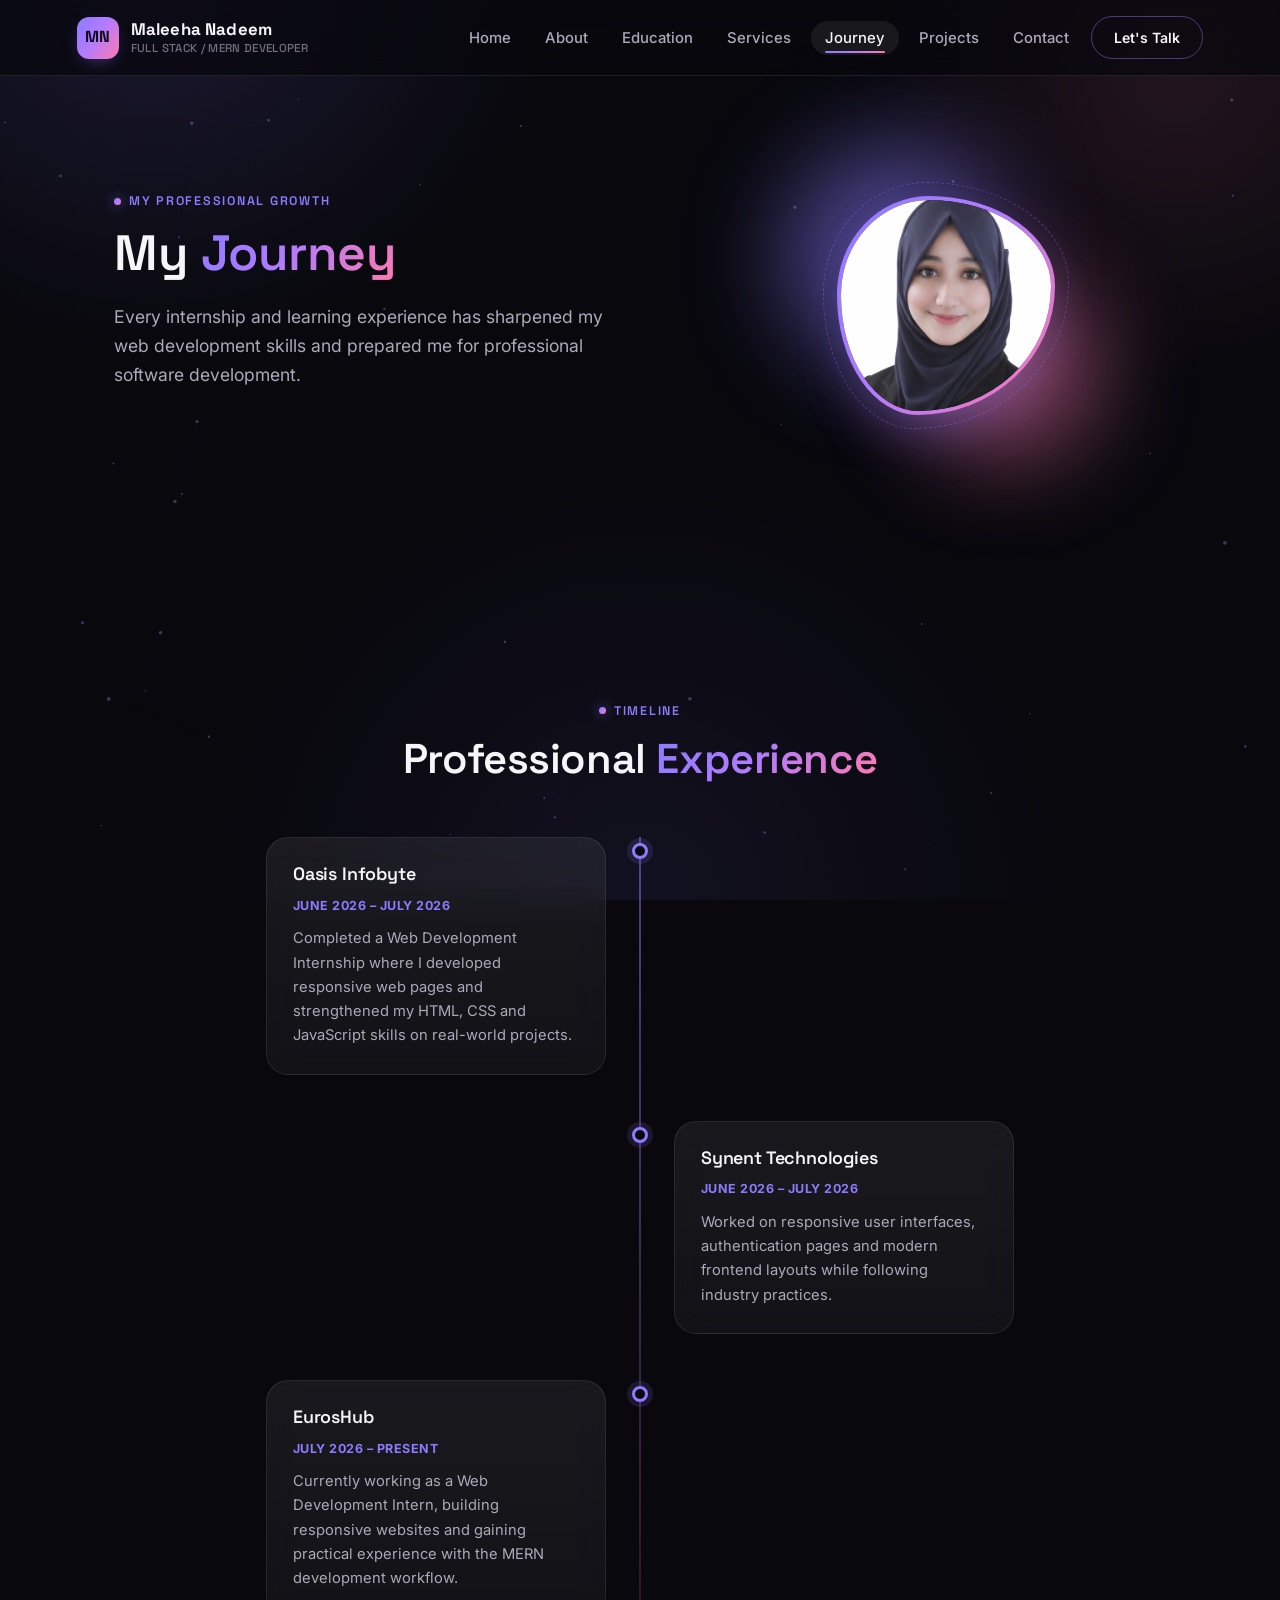
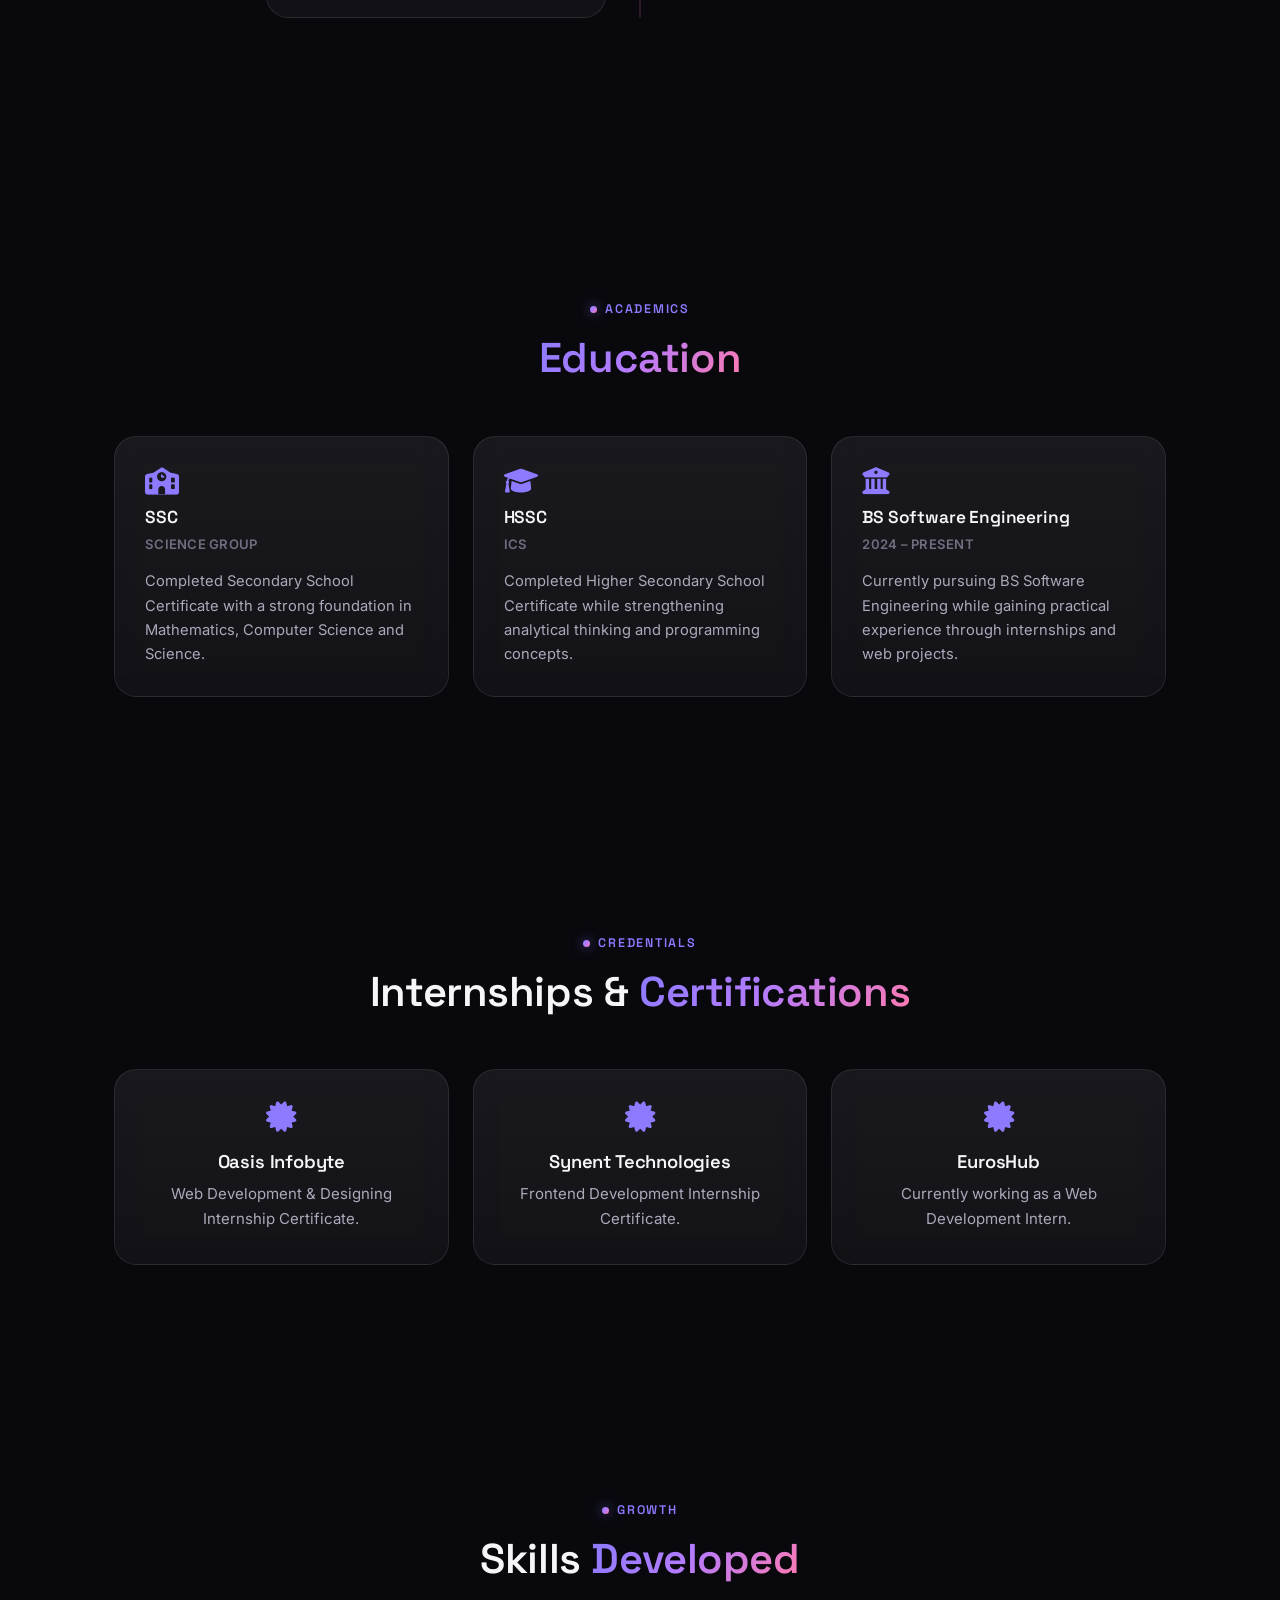
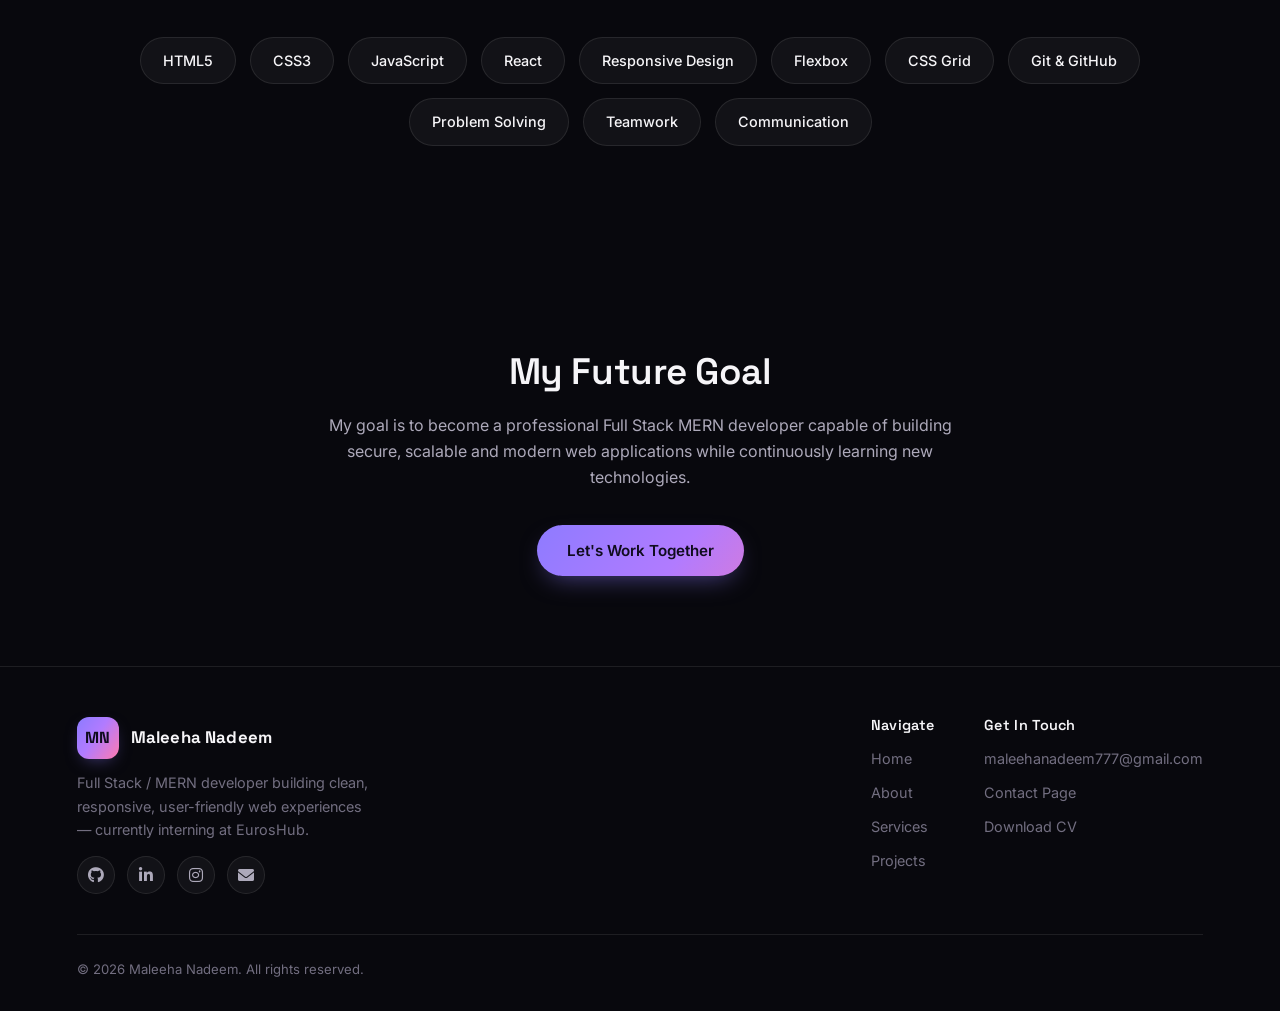
<file: journey.html>
<!DOCTYPE html>
<html lang="en">
<head>
<meta charset="utf-8"/>
<meta content="width=device-width, initial-scale=1.0" name="viewport"/>
<title>Journey | Maleeha Nadeem</title>
<meta name="description" content="Maleeha Nadeem's professional journey — internships, education and the skills developed along the way toward becoming a MERN developer."/>
<link rel="icon" type="image/svg+xml" href="data:image/svg+xml,%3Csvg xmlns='http://www.w3.org/2000/svg' viewBox='0 0 64 64'%3E%3Cdefs%3E%3ClinearGradient id='g' x1='0' y1='0' x2='1' y2='1'%3E%3Cstop offset='0%25' stop-color='%238c7bff'/%3E%3Cstop offset='100%25' stop-color='%23ff7ab0'/%3E%3C/linearGradient%3E%3C/defs%3E%3Crect width='64' height='64' rx='16' fill='url(%23g)'/%3E%3Ctext x='32' y='43' font-family='Arial' font-weight='700' font-size='26' fill='white' text-anchor='middle'%3EMN%3C/text%3E%3C/svg%3E"/>
<link rel="preconnect" href="https://fonts.googleapis.com"/>
<link rel="preconnect" href="https://fonts.gstatic.com" crossorigin=""/>
<link href="https://fonts.googleapis.com/css2?family=Space+Grotesk:wght@500;600;700&family=Inter:wght@400;500;600;700&display=swap" rel="stylesheet"/>
<link href="styles.css" rel="stylesheet"/>
<link href="https://cdnjs.cloudflare.com/ajax/libs/font-awesome/6.0.0/css/all.min.css" rel="stylesheet"/>
</head>
<body>
<canvas id="constellation" aria-hidden="true"></canvas>
<header class="navbar">
<a class="nav-brand" href="index.html">
<span class="brand-mark">MN</span>
<div class="logo">
<h1>Maleeha Nadeem</h1>
<h3>Full Stack / MERN Developer</h3>
</div>
</a>
<input class="drawer-toggle" hidden="" id="drawerToggle" type="checkbox"/>
<label aria-label="Open menu" class="hamburger" for="drawerToggle">
<span></span><span></span><span></span>
</label>
<div class="nav-menu" id="navMenu">
<label aria-label="Close menu" class="drawer-close" for="drawerToggle">
<i class="fas fa-times"></i>
</label>
<nav>
<ul class="nav-links">
<li><a href="index.html">Home</a></li>
<li><a href="about.html">About</a></li>
<li><a href="index.html#education">Education</a></li>
<li><a href="services.html">Services</a></li>
<li><a class="active" href="journey.html">Journey</a></li>
<li><a href="projects.html">Projects</a></li>
<li><a href="contact.html">Contact</a></li>
</ul>
</nav>
<a class="btn-small drawer-cta" href="contact.html">Let's Talk</a>
</div>
<label aria-label="Close menu" class="drawer-overlay" for="drawerToggle"></label>
</header>
<main>

<section class="page-hero">
<div class="hero-content">
<span class="eyebrow">My Professional Growth</span>
<h2>My <span class="grad highlight">Journey</span></h2>
<p class="hero-lede" style="opacity:1;animation:none;">Every internship and learning experience has sharpened my web development skills and prepared me for professional software development.</p>
</div>
<div class="hero-image-container">
<div class="hero-visual" style="width:min(260px,60vw);height:min(260px,60vw);">
<div class="blob blob-1"></div>
<div class="blob blob-2"></div>
<div class="avatar-frame"><img alt="Maleeha Nadeem" src="profile_picture.png"/></div>
</div>
</div>
</section>

<section class="journey-section">
<div class="section-head reveal">
<span class="eyebrow">Timeline</span>
<h2 class="section-title">Professional <span class="grad">Experience</span></h2>
</div>
<div class="timeline">
<div class="timeline-item">
<div class="timeline-dot"></div>
<div class="card timeline-content reveal-left">
<h3>Oasis Infobyte</h3>
<span class="timeline-date">June 2026 – July 2026</span>
<p>Completed a Web Development Internship where I developed responsive web pages and strengthened my HTML, CSS and JavaScript skills on real-world projects.</p>
</div>
</div>
<div class="timeline-item">
<div class="timeline-dot"></div>
<div class="card timeline-content reveal-right">
<h3>Synent Technologies</h3>
<span class="timeline-date">June 2026 – July 2026</span>
<p>Worked on responsive user interfaces, authentication pages and modern frontend layouts while following industry practices.</p>
</div>
</div>
<div class="timeline-item">
<div class="timeline-dot"></div>
<div class="card timeline-content reveal-left">
<h3>EurosHub</h3>
<span class="timeline-date">July 2026 – Present</span>
<p>Currently working as a Web Development Intern, building responsive websites and gaining practical experience with the MERN development workflow.</p>
</div>
</div>
</div>
</section>

<section class="education-section">
<div class="section-head reveal">
<span class="eyebrow">Academics</span>
<h2 class="section-title"><span class="grad">Education</span></h2>
</div>
<div class="grid-auto reveal-grid">
<div class="card education-card">
<i class="fas fa-school"></i>
<h3>SSC</h3>
<span>Science Group</span>
<p>Completed Secondary School Certificate with a strong foundation in Mathematics, Computer Science and Science.</p>
</div>
<div class="card education-card">
<i class="fas fa-graduation-cap"></i>
<h3>HSSC</h3>
<span>ICS</span>
<p>Completed Higher Secondary School Certificate while strengthening analytical thinking and programming concepts.</p>
</div>
<div class="card education-card">
<i class="fas fa-university"></i>
<h3>BS Software Engineering</h3>
<span>2024 – Present</span>
<p>Currently pursuing BS Software Engineering while gaining practical experience through internships and web projects.</p>
</div>
</div>
</section>

<section class="certification-section">
<div class="section-head reveal">
<span class="eyebrow">Credentials</span>
<h2 class="section-title">Internships &amp; <span class="grad">Certifications</span></h2>
</div>
<div class="grid-auto reveal-grid">
<div class="card icon-card">
<i class="fas fa-certificate"></i>
<h3>Oasis Infobyte</h3>
<p>Web Development &amp; Designing Internship Certificate.</p>
</div>
<div class="card icon-card">
<i class="fas fa-certificate"></i>
<h3>Synent Technologies</h3>
<p>Frontend Development Internship Certificate.</p>
</div>
<div class="card icon-card">
<i class="fas fa-certificate"></i>
<h3>EurosHub</h3>
<p>Currently working as a Web Development Intern.</p>
</div>
</div>
</section>

<section class="technology-section">
<div class="section-head reveal">
<span class="eyebrow">Growth</span>
<h2 class="section-title">Skills <span class="grad">Developed</span></h2>
</div>
<div class="tech-pill-row reveal">
<span>HTML5</span><span>CSS3</span><span>JavaScript</span><span>React</span><span>Responsive Design</span><span>Flexbox</span><span>CSS Grid</span><span>Git &amp; GitHub</span><span>Problem Solving</span><span>Teamwork</span><span>Communication</span>
</div>
</section>

<section class="cta-section">
<div class="reveal">
<h2>My Future Goal</h2>
<p>My goal is to become a professional Full Stack MERN developer capable of building secure, scalable and modern web applications while continuously learning new technologies.</p>
<a class="btn" href="contact.html">Let's Work Together</a>
</div>
</section>

</main>
<footer>
<div class="footer-inner">
<div class="footer-brand">
<a class="nav-brand" href="index.html" style="text-decoration:none;">
<span class="brand-mark">MN</span>
<div class="logo"><h1>Maleeha Nadeem</h1></div>
</a>
<p>Full Stack / MERN developer building clean, responsive, user-friendly web experiences — currently interning at EurosHub.</p>
<div class="footer-social">
<a href="https://github.com/maleehanadeemeuroshub-maker" target="_blank" rel="noopener" aria-label="GitHub"><i class="fab fa-github"></i></a>
<a href="https://www.linkedin.com/in/maleeha-nadeem" target="_blank" rel="noopener" aria-label="LinkedIn"><i class="fab fa-linkedin-in"></i></a>
<a href="https://www.instagram.com/1maleeha_nadeem" target="_blank" rel="noopener" aria-label="Instagram"><i class="fab fa-instagram"></i></a>
<a href="mailto:maleehanadeem777@gmail.com" aria-label="Email"><i class="fas fa-envelope"></i></a>
</div>
</div>
<div class="footer-links">
<div class="footer-col">
<h4>Navigate</h4>
<a href="index.html">Home</a>
<a href="about.html">About</a>
<a href="services.html">Services</a>
<a href="projects.html">Projects</a>
</div>
<div class="footer-col">
<h4>Get In Touch</h4>
<a href="mailto:maleehanadeem777@gmail.com">maleehanadeem777@gmail.com</a>
<a href="contact.html">Contact Page</a>
<a href="Maleeha Nadeem -Full Stack DEVELOPER CV.pdf" target="_blank">Download CV</a>
</div>
</div>
</div>
<div class="footer-bottom">
<p>&copy; <span data-year>2026</span> Maleeha Nadeem. All rights reserved.</p>
<button type="button" id="backToTop" aria-label="Back to top" style="display:none;"><i class="fas fa-arrow-up"></i></button>
</div>
</footer>
<script src="script.js?v=3"></script>
</body>
</html>
</file>
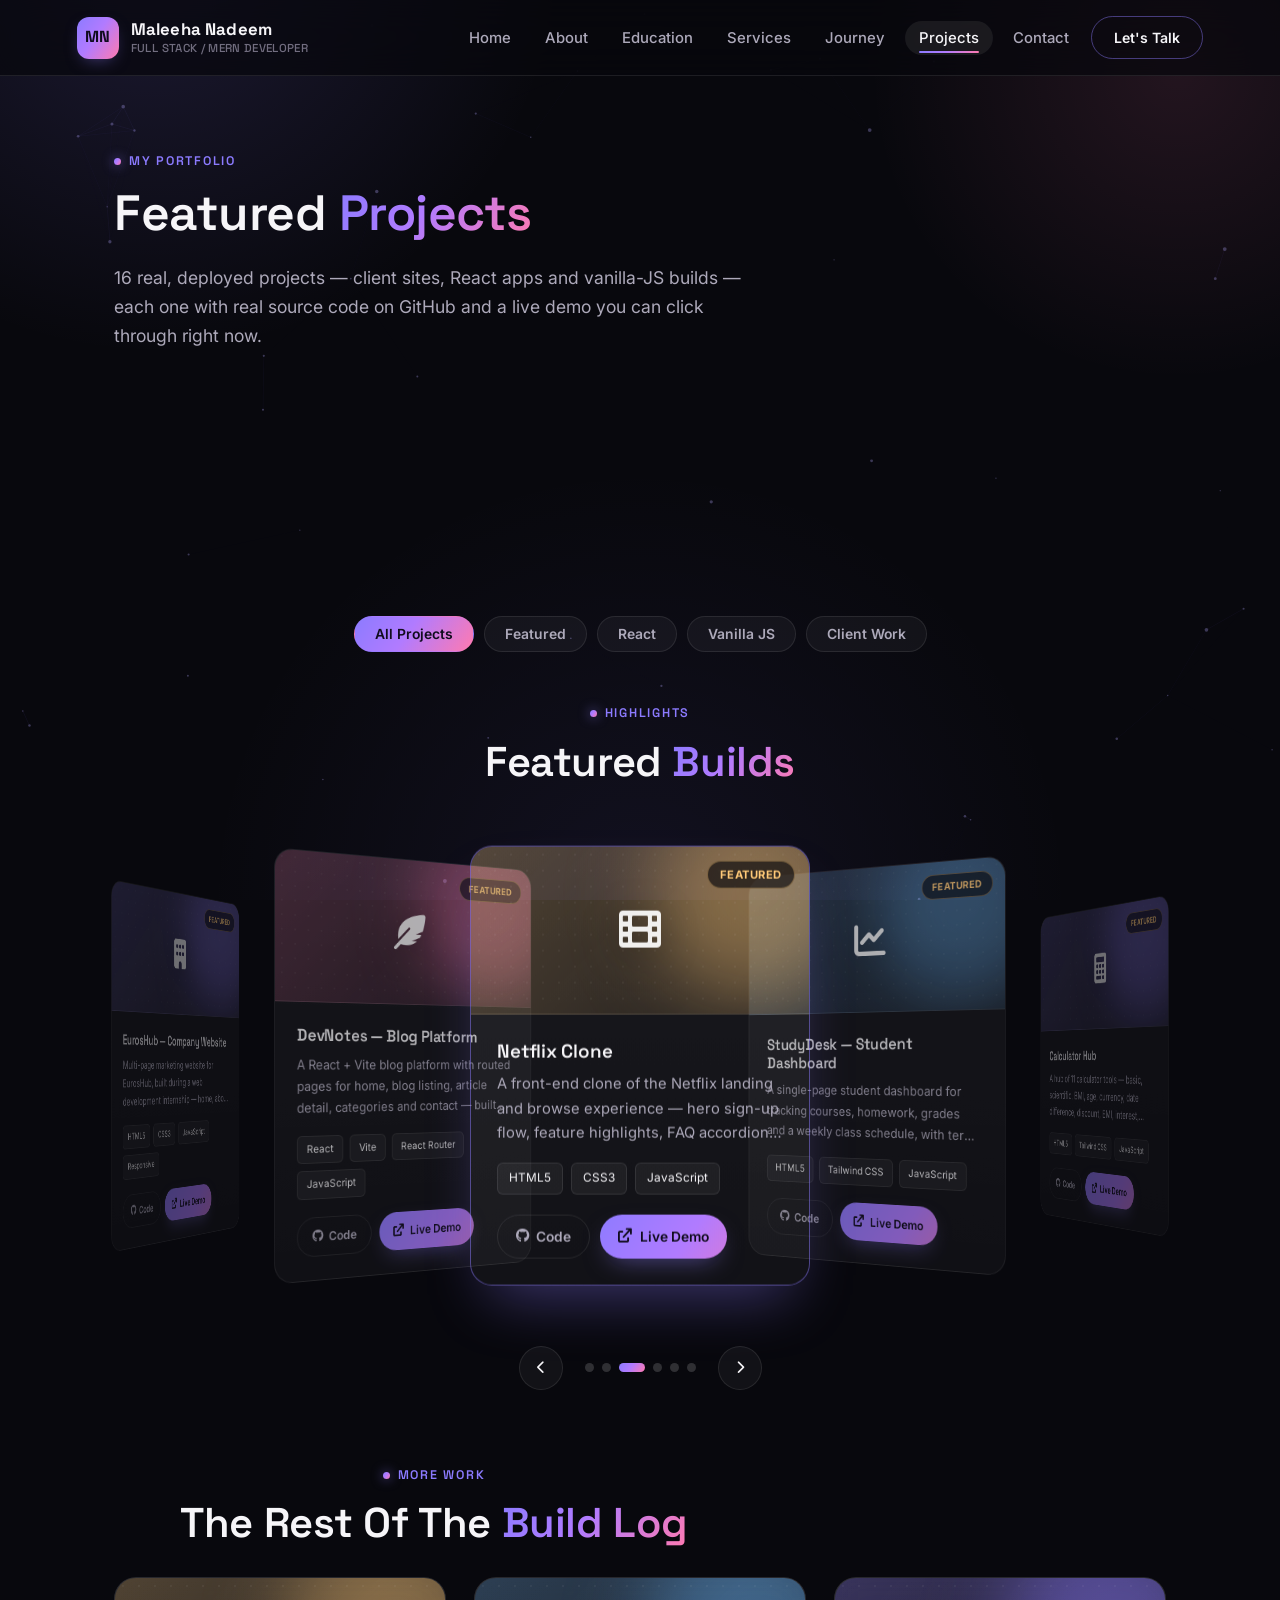
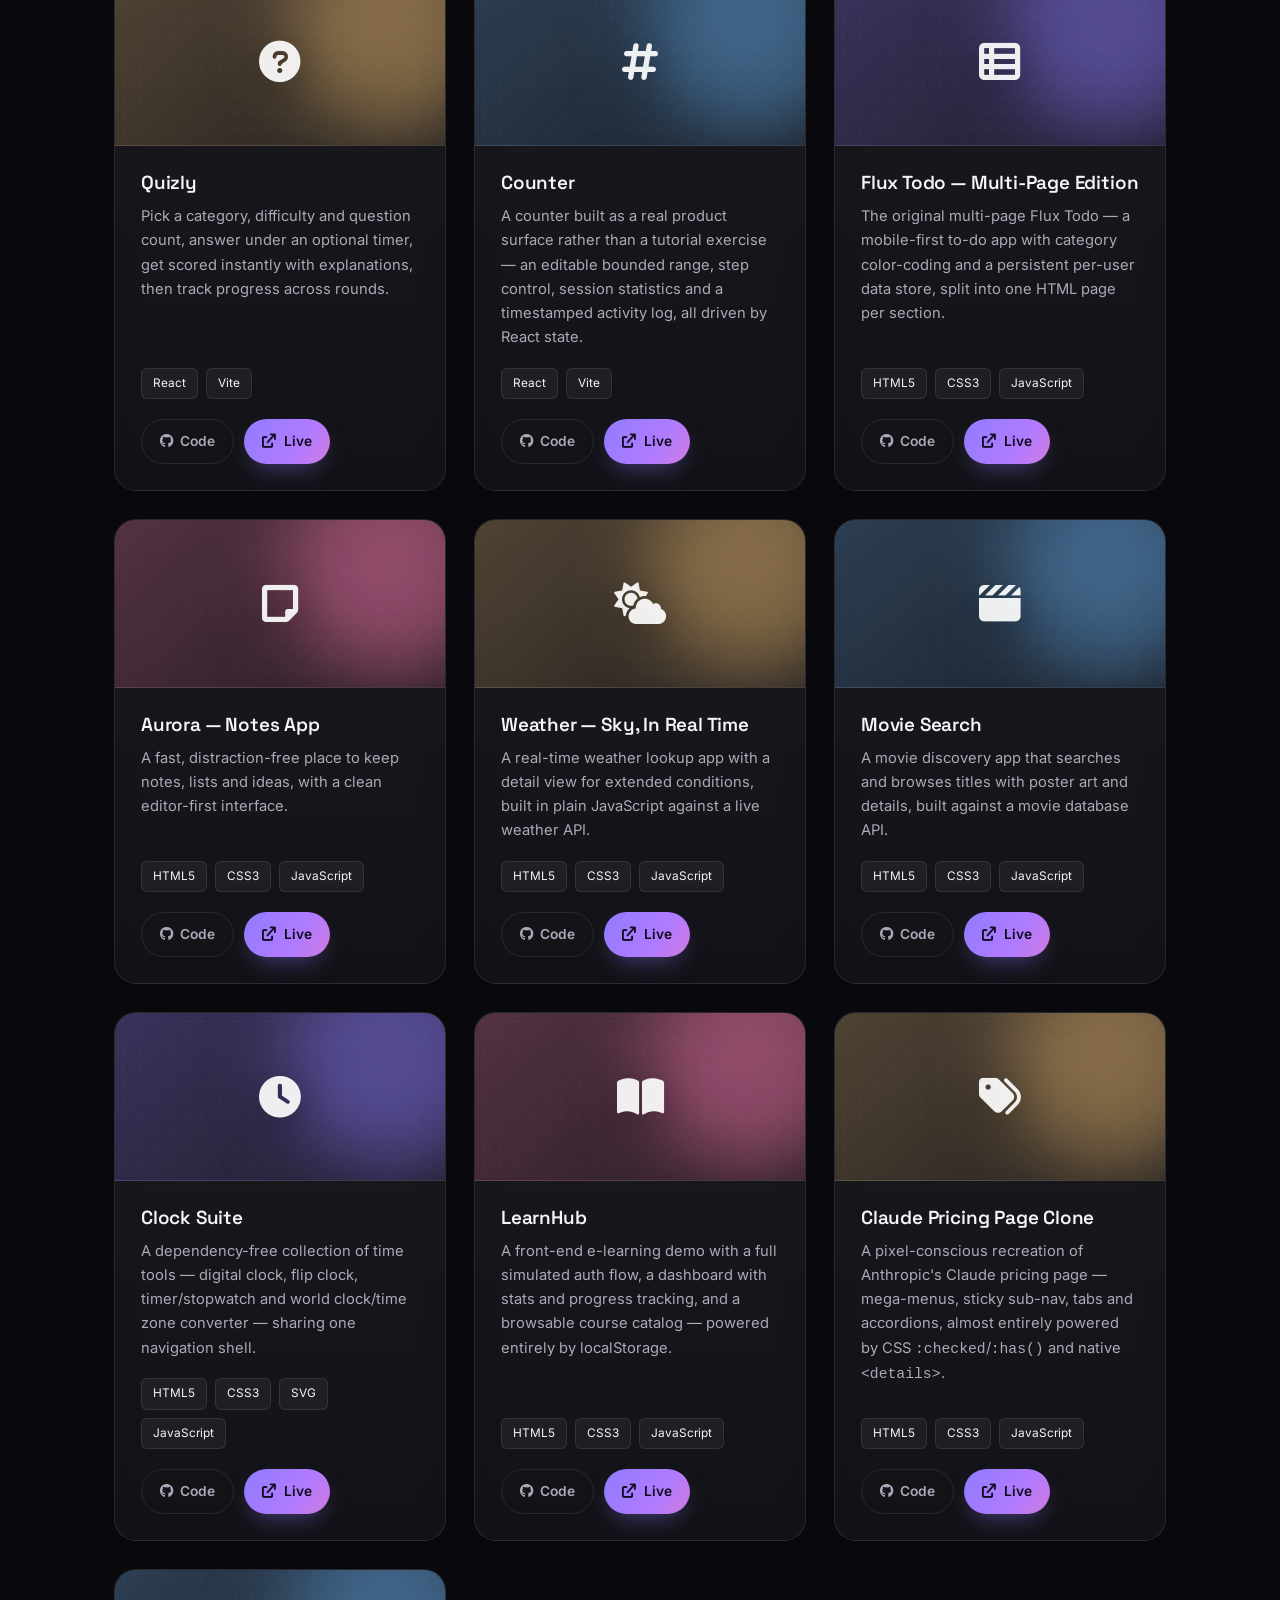
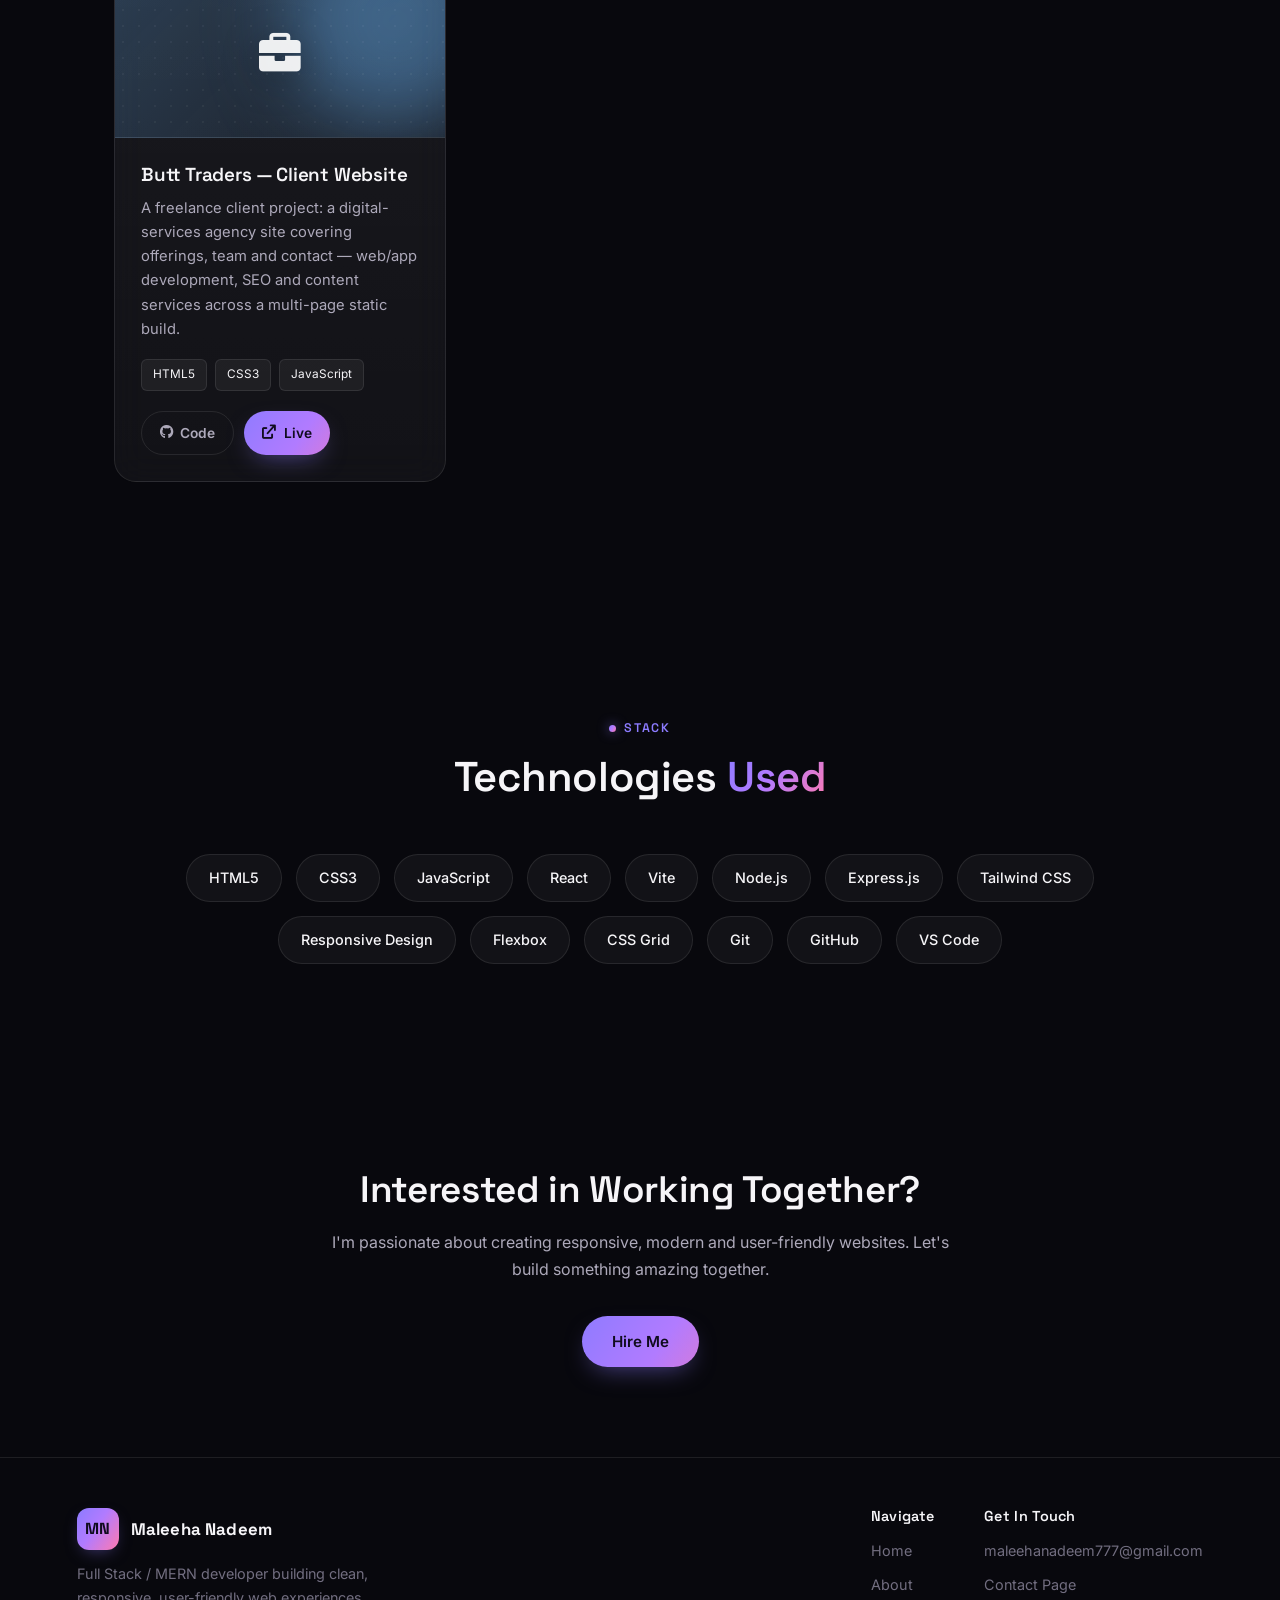
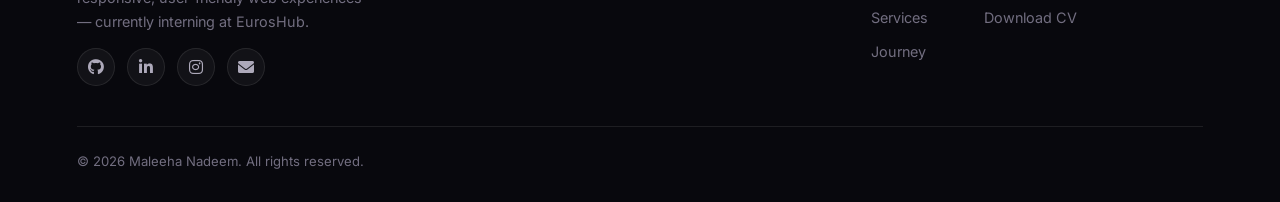
<file: projects.html>
<!DOCTYPE html>
<html lang="en">
<head>
<meta charset="utf-8"/>
<meta content="width=device-width, initial-scale=1.0" name="viewport"/>
<title>Projects | Maleeha Nadeem</title>
<meta name="description" content="16 real, deployed projects by Maleeha Nadeem — client sites, React apps and vanilla JS builds, each with source code and a live demo."/>
<link rel="icon" type="image/svg+xml" href="data:image/svg+xml,%3Csvg xmlns='http://www.w3.org/2000/svg' viewBox='0 0 64 64'%3E%3Cdefs%3E%3ClinearGradient id='g' x1='0' y1='0' x2='1' y2='1'%3E%3Cstop offset='0%25' stop-color='%238c7bff'/%3E%3Cstop offset='100%25' stop-color='%23ff7ab0'/%3E%3C/linearGradient%3E%3C/defs%3E%3Crect width='64' height='64' rx='16' fill='url(%23g)'/%3E%3Ctext x='32' y='43' font-family='Arial' font-weight='700' font-size='26' fill='white' text-anchor='middle'%3EMN%3C/text%3E%3C/svg%3E"/>
<link rel="preconnect" href="https://fonts.googleapis.com"/>
<link rel="preconnect" href="https://fonts.gstatic.com" crossorigin=""/>
<link href="https://fonts.googleapis.com/css2?family=Space+Grotesk:wght@500;600;700&family=Inter:wght@400;500;600;700&display=swap" rel="stylesheet"/>
<link href="styles.css" rel="stylesheet"/>
<link href="https://cdnjs.cloudflare.com/ajax/libs/font-awesome/6.0.0/css/all.min.css" rel="stylesheet"/>
</head>
<body>
<canvas id="constellation" aria-hidden="true"></canvas>
<header class="navbar">
<a class="nav-brand" href="index.html">
<span class="brand-mark">MN</span>
<div class="logo">
<h1>Maleeha Nadeem</h1>
<h3>Full Stack / MERN Developer</h3>
</div>
</a>
<input class="drawer-toggle" hidden="" id="drawerToggle" type="checkbox"/>
<label aria-label="Open menu" class="hamburger" for="drawerToggle">
<span></span><span></span><span></span>
</label>
<div class="nav-menu" id="navMenu">
<label aria-label="Close menu" class="drawer-close" for="drawerToggle">
<i class="fas fa-times"></i>
</label>
<nav>
<ul class="nav-links">
<li><a href="index.html">Home</a></li>
<li><a href="about.html">About</a></li>
<li><a href="index.html#education">Education</a></li>
<li><a href="services.html">Services</a></li>
<li><a href="journey.html">Journey</a></li>
<li><a class="active" href="projects.html">Projects</a></li>
<li><a href="contact.html">Contact</a></li>
</ul>
</nav>
<a class="btn-small drawer-cta" href="contact.html">Let's Talk</a>
</div>
<label aria-label="Close menu" class="drawer-overlay" for="drawerToggle"></label>
</header>
<main>

<section class="page-hero" style="min-height:44vh;">
<div class="hero-content" style="flex:1;">
<span class="eyebrow">My Portfolio</span>
<h2>Featured <span class="grad highlight">Projects</span></h2>
<p class="hero-lede" style="opacity:1;animation:none;max-width:640px;">16 real, deployed projects — client sites, React apps and vanilla-JS builds — each one with real source code on GitHub and a live demo you can click through right now.</p>
</div>
</section>

<section>
<div class="filter-bar reveal">
<button type="button" class="filter-btn active" data-filter="all">All Projects</button>
<button type="button" class="filter-btn" data-filter="featured">Featured</button>
<button type="button" class="filter-btn" data-filter="react">React</button>
<button type="button" class="filter-btn" data-filter="vanilla">Vanilla JS</button>
<button type="button" class="filter-btn" data-filter="client">Client Work</button>
</div>

<div class="section-head reveal" style="margin-bottom:30px;">
<span class="eyebrow">Highlights</span>
<h2 class="section-title">Featured <span class="grad">Builds</span></h2>
</div>

<div class="coverflow" data-coverflow>
<div class="coverflow-stage">
<div class="coverflow-track">

<article class="coverflow-item">
<div class="card project-card">
<div class="project-media cover-violet"><span class="project-tag">Featured</span><i class="fas fa-building"></i></div>
<div class="project-body">
<h3>EurosHub — Company Website</h3>
<p>Multi-page marketing website for EurosHub, built during a web development internship — home, about, services, portfolio, team and testimonials pages with semantic HTML and fully responsive CSS, deployed live for the client.</p>
<div class="tech-stack"><span>HTML5</span><span>CSS3</span><span>JavaScript</span><span>Responsive</span></div>
<div class="project-links">
<a class="btn-ghost" href="https://github.com/maleehanadeemeuroshub-maker/FINAL-Euroshub-landng-Page" target="_blank" rel="noopener"><i class="fab fa-github"></i> Code</a>
<a class="btn" href="https://final-euroshub-landng-page.vercel.app" target="_blank" rel="noopener"><i class="fas fa-arrow-up-right-from-square"></i> Live Demo</a>
</div>
</div>
</div>
</article>

<article class="coverflow-item">
<div class="card project-card">
<div class="project-media cover-rose"><span class="project-tag">Featured</span><i class="fas fa-feather-pointed"></i></div>
<div class="project-body">
<h3>DevNotes — Blog Platform</h3>
<p>A React + Vite blog platform with routed pages for home, blog listing, article detail, categories and contact — built around reusable components, context and custom hooks.</p>
<div class="tech-stack"><span>React</span><span>Vite</span><span>React Router</span><span>JavaScript</span></div>
<div class="project-links">
<a class="btn-ghost" href="https://github.com/maleehanadeemeuroshub-maker/BLOG-website" target="_blank" rel="noopener"><i class="fab fa-github"></i> Code</a>
<a class="btn" href="https://blog-website-euros-hub1.vercel.app" target="_blank" rel="noopener"><i class="fas fa-arrow-up-right-from-square"></i> Live Demo</a>
</div>
</div>
</div>
</article>

<article class="coverflow-item">
<div class="card project-card">
<div class="project-media cover-amber"><span class="project-tag">Featured</span><i class="fas fa-film"></i></div>
<div class="project-body">
<h3>Netflix Clone</h3>
<p>A front-end clone of the Netflix landing and browse experience — hero sign-up flow, feature highlights, FAQ accordion and a browsable streaming page with movie rows, built in plain HTML, CSS and JavaScript.</p>
<div class="tech-stack"><span>HTML5</span><span>CSS3</span><span>JavaScript</span></div>
<div class="project-links">
<a class="btn-ghost" href="https://github.com/maleehanadeemeuroshub-maker/NETFLIXX" target="_blank" rel="noopener"><i class="fab fa-github"></i> Code</a>
<a class="btn" href="https://netflixx-olive.vercel.app" target="_blank" rel="noopener"><i class="fas fa-arrow-up-right-from-square"></i> Live Demo</a>
</div>
</div>
</div>
</article>

<article class="coverflow-item">
<div class="card project-card">
<div class="project-media cover-teal"><span class="project-tag">Featured</span><i class="fas fa-chart-line"></i></div>
<div class="project-body">
<h3>StudyDesk — Student Dashboard</h3>
<p>A single-page student dashboard for tracking courses, homework, grades and a weekly class schedule, with term-progress tracking and quick stats — all data persisted locally in the browser.</p>
<div class="tech-stack"><span>HTML5</span><span>Tailwind CSS</span><span>JavaScript</span></div>
<div class="project-links">
<a class="btn-ghost" href="https://github.com/maleehanadeemeuroshub-maker/dashboard" target="_blank" rel="noopener"><i class="fab fa-github"></i> Code</a>
<a class="btn" href="https://dashboard-euros-hub1.vercel.app" target="_blank" rel="noopener"><i class="fas fa-arrow-up-right-from-square"></i> Live Demo</a>
</div>
</div>
</div>
</article>

<article class="coverflow-item">
<div class="card project-card">
<div class="project-media cover-violet"><span class="project-tag">Featured</span><i class="fas fa-calculator"></i></div>
<div class="project-body">
<h3>Calculator Hub</h3>
<p>A hub of 11 calculator tools — basic, scientific, BMI, age, currency, date difference, discount, EMI, interest, percentage and tip/unit converters — sharing one visual system and a set of common JS helpers.</p>
<div class="tech-stack"><span>HTML5</span><span>Tailwind CSS</span><span>JavaScript</span></div>
<div class="project-links">
<a class="btn-ghost" href="https://github.com/maleehanadeemeuroshub-maker/final-calculator" target="_blank" rel="noopener"><i class="fab fa-github"></i> Code</a>
<a class="btn" href="https://final-calculator-pearl.vercel.app" target="_blank" rel="noopener"><i class="fas fa-arrow-up-right-from-square"></i> Live Demo</a>
</div>
</div>
</div>
</article>

<article class="coverflow-item">
<div class="card project-card">
<div class="project-media cover-rose"><span class="project-tag">Featured</span><i class="fas fa-diagram-project"></i></div>
<div class="project-body">
<h3>Flux Todo — React Edition</h3>
<p>A full React + Vite rebuild of the Flux Todo app as a single-page app with client-side routing — task board with search, sort, status/category filters and a progress ring, plus category management.</p>
<div class="tech-stack"><span>React</span><span>Vite</span><span>React Router</span></div>
<div class="project-links">
<a class="btn-ghost" href="https://github.com/maleehanadeemeuroshub-maker/flux-react" target="_blank" rel="noopener"><i class="fab fa-github"></i> Code</a>
<a class="btn" href="https://flux-react.vercel.app" target="_blank" rel="noopener"><i class="fas fa-arrow-up-right-from-square"></i> Live Demo</a>
</div>
</div>
</div>
</article>

</div>
</div>
<div class="coverflow-nav">
<button type="button" class="coverflow-arrow prev" aria-label="Previous project"><i class="fas fa-chevron-left"></i></button>
<div class="coverflow-dots"></div>
<button type="button" class="coverflow-arrow next" aria-label="Next project"><i class="fas fa-chevron-right"></i></button>
</div>
</div>

<div class="section-head reveal" style="margin:70px 0 30px;">
<span class="eyebrow">More Work</span>
<h2 class="section-title">The Rest Of The <span class="grad">Build Log</span></h2>
</div>

<div class="projects-grid reveal-grid">

<article class="card project-card" data-cat="react">
<div class="project-media cover-amber"><i class="fas fa-circle-question"></i></div>
<div class="project-body">
<h3>Quizly</h3>
<p>Pick a category, difficulty and question count, answer under an optional timer, get scored instantly with explanations, then track progress across rounds.</p>
<div class="tech-stack"><span>React</span><span>Vite</span></div>
<div class="project-links">
<a class="btn-ghost" href="https://github.com/maleehanadeemeuroshub-maker/quizly" target="_blank" rel="noopener"><i class="fab fa-github"></i> Code</a>
<a class="btn" href="https://quizly-eta-puce.vercel.app" target="_blank" rel="noopener"><i class="fas fa-arrow-up-right-from-square"></i> Live</a>
</div>
</div>
</article>

<article class="card project-card" data-cat="react">
<div class="project-media cover-teal"><i class="fas fa-hashtag"></i></div>
<div class="project-body">
<h3>Counter</h3>
<p>A counter built as a real product surface rather than a tutorial exercise — an editable bounded range, step control, session statistics and a timestamped activity log, all driven by React state.</p>
<div class="tech-stack"><span>React</span><span>Vite</span></div>
<div class="project-links">
<a class="btn-ghost" href="https://github.com/maleehanadeemeuroshub-maker/counter" target="_blank" rel="noopener"><i class="fab fa-github"></i> Code</a>
<a class="btn" href="https://counter-rust-eight.vercel.app" target="_blank" rel="noopener"><i class="fas fa-arrow-up-right-from-square"></i> Live</a>
</div>
</div>
</article>

<article class="card project-card" data-cat="vanilla">
<div class="project-media cover-violet"><i class="fas fa-table-list"></i></div>
<div class="project-body">
<h3>Flux Todo — Multi-Page Edition</h3>
<p>The original multi-page Flux Todo — a mobile-first to-do app with category color-coding and a persistent per-user data store, split into one HTML page per section.</p>
<div class="tech-stack"><span>HTML5</span><span>CSS3</span><span>JavaScript</span></div>
<div class="project-links">
<a class="btn-ghost" href="https://github.com/maleehanadeemeuroshub-maker/To-Do" target="_blank" rel="noopener"><i class="fab fa-github"></i> Code</a>
<a class="btn" href="https://to-do-silk-beta.vercel.app" target="_blank" rel="noopener"><i class="fas fa-arrow-up-right-from-square"></i> Live</a>
</div>
</div>
</article>

<article class="card project-card" data-cat="vanilla">
<div class="project-media cover-rose"><i class="fas fa-note-sticky"></i></div>
<div class="project-body">
<h3>Aurora — Notes App</h3>
<p>A fast, distraction-free place to keep notes, lists and ideas, with a clean editor-first interface.</p>
<div class="tech-stack"><span>HTML5</span><span>CSS3</span><span>JavaScript</span></div>
<div class="project-links">
<a class="btn-ghost" href="https://github.com/maleehanadeemeuroshub-maker/notes" target="_blank" rel="noopener"><i class="fab fa-github"></i> Code</a>
<a class="btn" href="https://notes-seven-inky.vercel.app" target="_blank" rel="noopener"><i class="fas fa-arrow-up-right-from-square"></i> Live</a>
</div>
</div>
</article>

<article class="card project-card" data-cat="vanilla">
<div class="project-media cover-amber"><i class="fas fa-cloud-sun"></i></div>
<div class="project-body">
<h3>Weather — Sky, In Real Time</h3>
<p>A real-time weather lookup app with a detail view for extended conditions, built in plain JavaScript against a live weather API.</p>
<div class="tech-stack"><span>HTML5</span><span>CSS3</span><span>JavaScript</span></div>
<div class="project-links">
<a class="btn-ghost" href="https://github.com/maleehanadeemeuroshub-maker/weather" target="_blank" rel="noopener"><i class="fab fa-github"></i> Code</a>
<a class="btn" href="https://weather-euros-hub1.vercel.app" target="_blank" rel="noopener"><i class="fas fa-arrow-up-right-from-square"></i> Live</a>
</div>
</div>
</article>

<article class="card project-card" data-cat="vanilla">
<div class="project-media cover-teal"><i class="fas fa-clapperboard"></i></div>
<div class="project-body">
<h3>Movie Search</h3>
<p>A movie discovery app that searches and browses titles with poster art and details, built against a movie database API.</p>
<div class="tech-stack"><span>HTML5</span><span>CSS3</span><span>JavaScript</span></div>
<div class="project-links">
<a class="btn-ghost" href="https://github.com/maleehanadeemeuroshub-maker/movie-search" target="_blank" rel="noopener"><i class="fab fa-github"></i> Code</a>
<a class="btn" href="https://movie-search-roan-eight.vercel.app" target="_blank" rel="noopener"><i class="fas fa-arrow-up-right-from-square"></i> Live</a>
</div>
</div>
</article>

<article class="card project-card" data-cat="vanilla">
<div class="project-media cover-violet"><i class="fas fa-clock"></i></div>
<div class="project-body">
<h3>Clock Suite</h3>
<p>A dependency-free collection of time tools — digital clock, flip clock, timer/stopwatch and world clock/time zone converter — sharing one navigation shell.</p>
<div class="tech-stack"><span>HTML5</span><span>CSS3</span><span>SVG</span><span>JavaScript</span></div>
<div class="project-links">
<a class="btn-ghost" href="https://github.com/maleehanadeemeuroshub-maker/live-clock" target="_blank" rel="noopener"><i class="fab fa-github"></i> Code</a>
<a class="btn" href="https://live-clock-nu.vercel.app" target="_blank" rel="noopener"><i class="fas fa-arrow-up-right-from-square"></i> Live</a>
</div>
</div>
</article>

<article class="card project-card" data-cat="vanilla">
<div class="project-media cover-rose"><i class="fas fa-book-open"></i></div>
<div class="project-body">
<h3>LearnHub</h3>
<p>A front-end e-learning demo with a full simulated auth flow, a dashboard with stats and progress tracking, and a browsable course catalog — powered entirely by localStorage.</p>
<div class="tech-stack"><span>HTML5</span><span>CSS3</span><span>JavaScript</span></div>
<div class="project-links">
<a class="btn-ghost" href="https://github.com/maleehanadeemeuroshub-maker/signup-pages" target="_blank" rel="noopener"><i class="fab fa-github"></i> Code</a>
<a class="btn" href="https://signup-pages-gybm.vercel.app" target="_blank" rel="noopener"><i class="fas fa-arrow-up-right-from-square"></i> Live</a>
</div>
</div>
</article>

<article class="card project-card" data-cat="vanilla">
<div class="project-media cover-amber"><i class="fas fa-tags"></i></div>
<div class="project-body">
<h3>Claude Pricing Page Clone</h3>
<p>A pixel-conscious recreation of Anthropic's Claude pricing page — mega-menus, sticky sub-nav, tabs and accordions, almost entirely powered by CSS <code>:checked</code>/<code>:has()</code> and native <code>&lt;details&gt;</code>.</p>
<div class="tech-stack"><span>HTML5</span><span>CSS3</span><span>JavaScript</span></div>
<div class="project-links">
<a class="btn-ghost" href="https://github.com/maleehanadeemeuroshub-maker/pricing-page-test" target="_blank" rel="noopener"><i class="fab fa-github"></i> Code</a>
<a class="btn" href="https://pricing-page-test-three.vercel.app" target="_blank" rel="noopener"><i class="fas fa-arrow-up-right-from-square"></i> Live</a>
</div>
</div>
</article>

<article class="card project-card" data-cat="client vanilla">
<div class="project-media cover-teal"><i class="fas fa-briefcase"></i></div>
<div class="project-body">
<h3>Butt Traders — Client Website</h3>
<p>A freelance client project: a digital-services agency site covering offerings, team and contact — web/app development, SEO and content services across a multi-page static build.</p>
<div class="tech-stack"><span>HTML5</span><span>CSS3</span><span>JavaScript</span></div>
<div class="project-links">
<a class="btn-ghost" href="https://github.com/maleehanadeemeuroshub-maker/ButtTrader" target="_blank" rel="noopener"><i class="fab fa-github"></i> Code</a>
<a class="btn" href="https://butt-trader.vercel.app" target="_blank" rel="noopener"><i class="fas fa-arrow-up-right-from-square"></i> Live</a>
</div>
</div>
</article>

</div>
</section>

<section>
<div class="section-head reveal">
<span class="eyebrow">Stack</span>
<h2 class="section-title">Technologies <span class="grad">Used</span></h2>
</div>
<div class="tech-pill-row reveal">
<span>HTML5</span><span>CSS3</span><span>JavaScript</span><span>React</span><span>Vite</span><span>Node.js</span><span>Express.js</span><span>Tailwind CSS</span><span>Responsive Design</span><span>Flexbox</span><span>CSS Grid</span><span>Git</span><span>GitHub</span><span>VS Code</span>
</div>
</section>

<section class="cta-section">
<div class="reveal">
<h2>Interested in Working Together?</h2>
<p>I'm passionate about creating responsive, modern and user-friendly websites. Let's build something amazing together.</p>
<a class="btn" href="contact.html">Hire Me</a>
</div>
</section>

</main>
<footer>
<div class="footer-inner">
<div class="footer-brand">
<a class="nav-brand" href="index.html" style="text-decoration:none;">
<span class="brand-mark">MN</span>
<div class="logo"><h1>Maleeha Nadeem</h1></div>
</a>
<p>Full Stack / MERN developer building clean, responsive, user-friendly web experiences — currently interning at EurosHub.</p>
<div class="footer-social">
<a href="https://github.com/maleehanadeemeuroshub-maker" target="_blank" rel="noopener" aria-label="GitHub"><i class="fab fa-github"></i></a>
<a href="https://www.linkedin.com/in/maleeha-nadeem" target="_blank" rel="noopener" aria-label="LinkedIn"><i class="fab fa-linkedin-in"></i></a>
<a href="https://www.instagram.com/1maleeha_nadeem" target="_blank" rel="noopener" aria-label="Instagram"><i class="fab fa-instagram"></i></a>
<a href="mailto:maleehanadeem777@gmail.com" aria-label="Email"><i class="fas fa-envelope"></i></a>
</div>
</div>
<div class="footer-links">
<div class="footer-col">
<h4>Navigate</h4>
<a href="index.html">Home</a>
<a href="about.html">About</a>
<a href="services.html">Services</a>
<a href="journey.html">Journey</a>
</div>
<div class="footer-col">
<h4>Get In Touch</h4>
<a href="mailto:maleehanadeem777@gmail.com">maleehanadeem777@gmail.com</a>
<a href="contact.html">Contact Page</a>
<a href="Maleeha Nadeem -Full Stack DEVELOPER CV.pdf" target="_blank">Download CV</a>
</div>
</div>
</div>
<div class="footer-bottom">
<p>&copy; <span data-year>2026</span> Maleeha Nadeem. All rights reserved.</p>
<button type="button" id="backToTop" aria-label="Back to top" style="display:none;"><i class="fas fa-arrow-up"></i></button>
</div>
</footer>
<script src="script.js?v=3"></script>
</body>
</html>
</file>
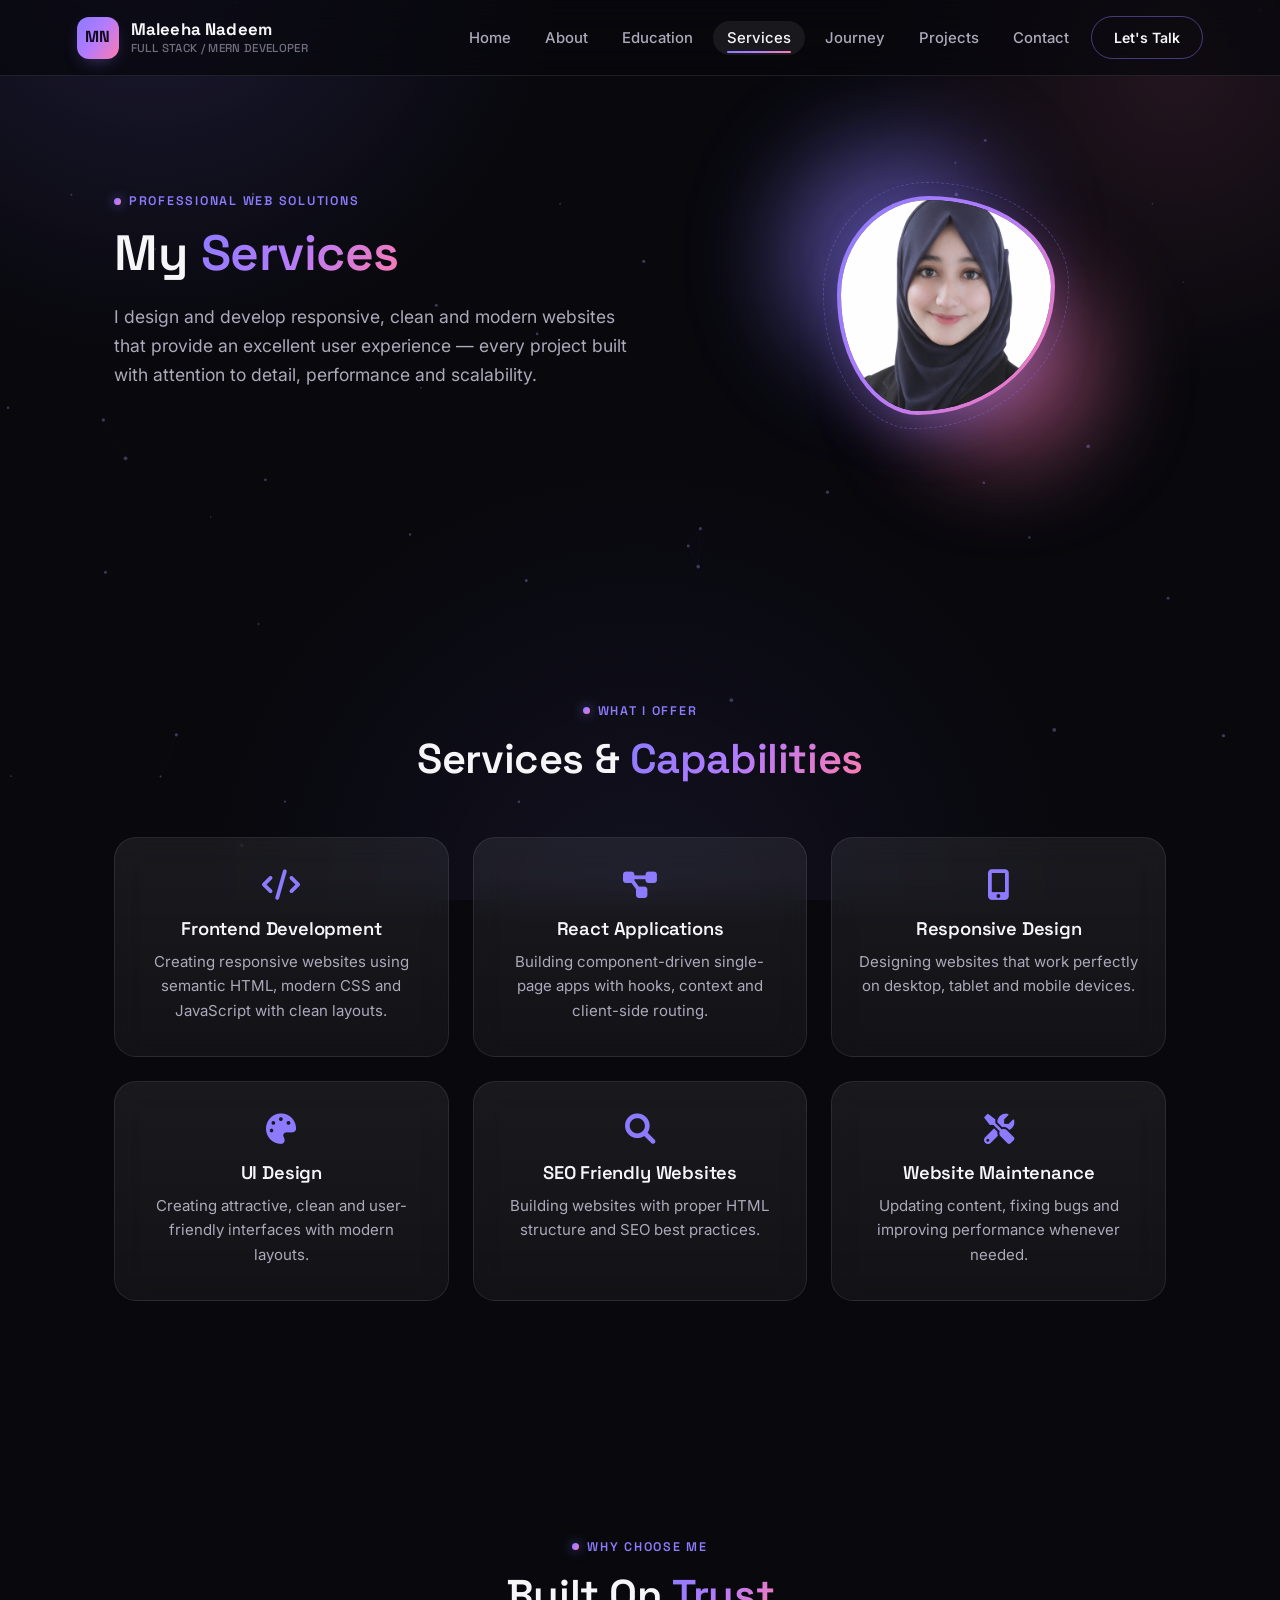
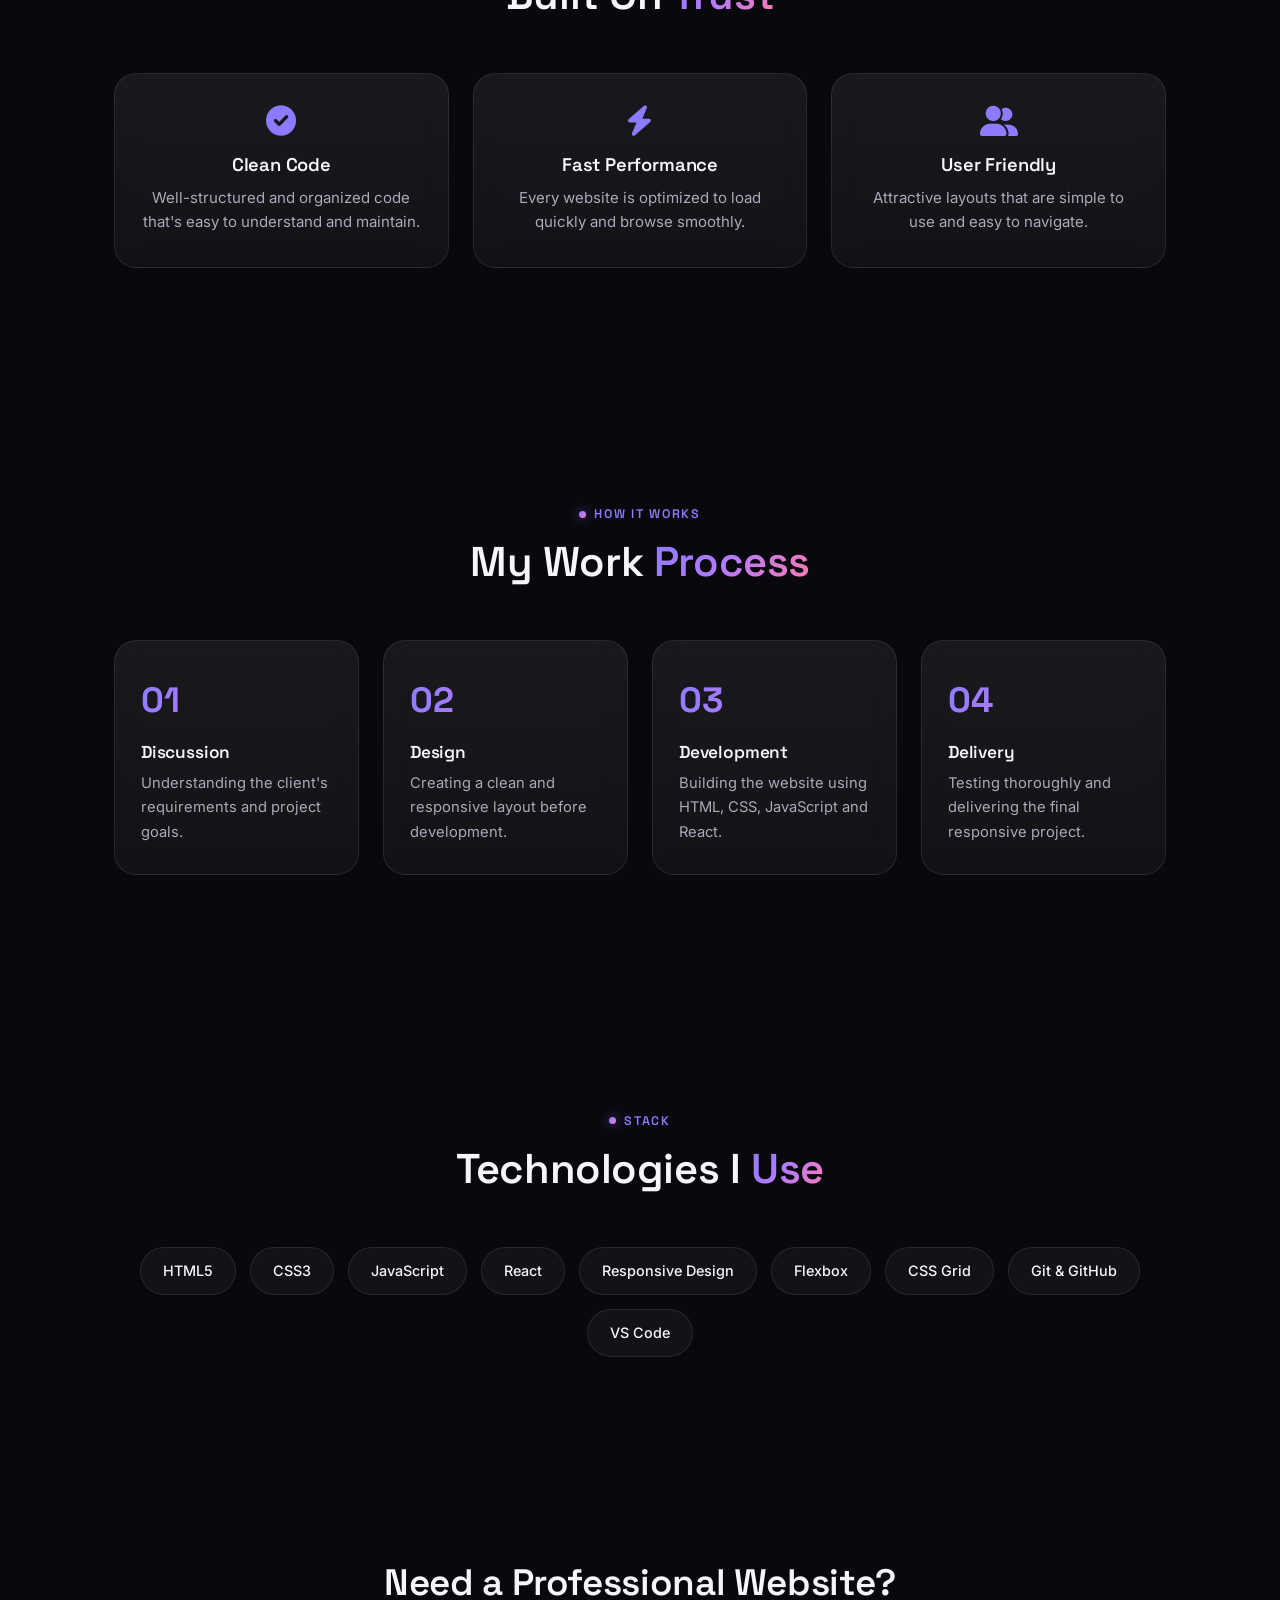
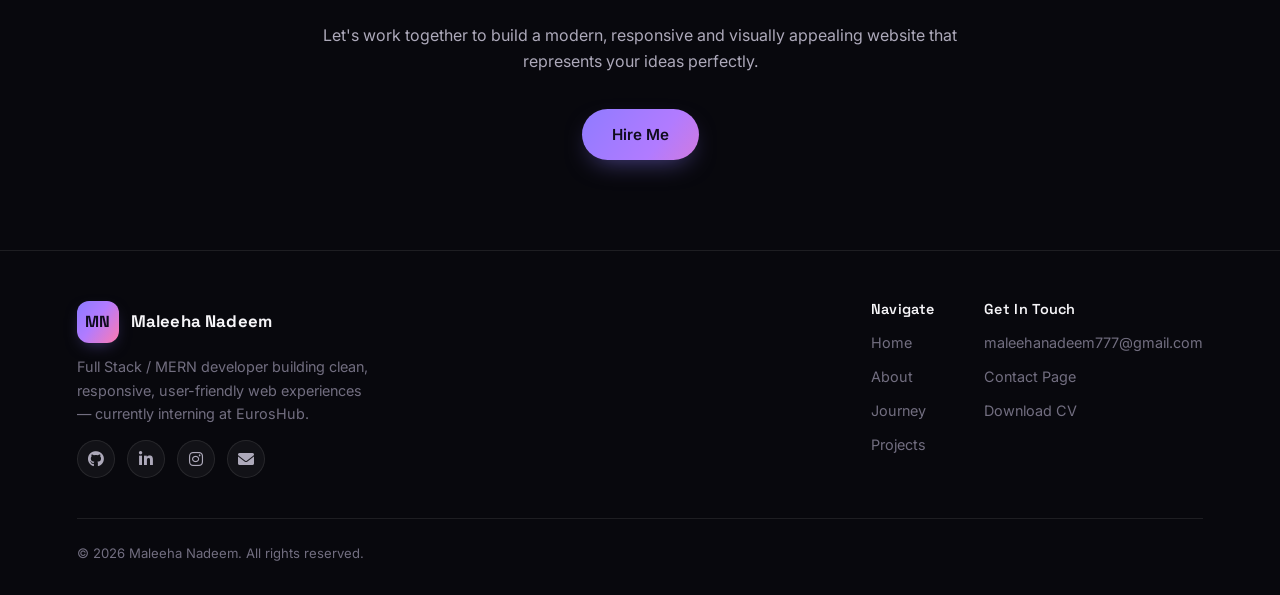
<file: services.html>
<!DOCTYPE html>
<html lang="en">
<head>
<meta charset="utf-8"/>
<meta content="width=device-width, initial-scale=1.0" name="viewport"/>
<title>Services | Maleeha Nadeem</title>
<meta name="description" content="Web development services from Maleeha Nadeem — frontend development, React apps, responsive design, UI design and SEO-friendly builds."/>
<link rel="icon" type="image/svg+xml" href="data:image/svg+xml,%3Csvg xmlns='http://www.w3.org/2000/svg' viewBox='0 0 64 64'%3E%3Cdefs%3E%3ClinearGradient id='g' x1='0' y1='0' x2='1' y2='1'%3E%3Cstop offset='0%25' stop-color='%238c7bff'/%3E%3Cstop offset='100%25' stop-color='%23ff7ab0'/%3E%3C/linearGradient%3E%3C/defs%3E%3Crect width='64' height='64' rx='16' fill='url(%23g)'/%3E%3Ctext x='32' y='43' font-family='Arial' font-weight='700' font-size='26' fill='white' text-anchor='middle'%3EMN%3C/text%3E%3C/svg%3E"/>
<link rel="preconnect" href="https://fonts.googleapis.com"/>
<link rel="preconnect" href="https://fonts.gstatic.com" crossorigin=""/>
<link href="https://fonts.googleapis.com/css2?family=Space+Grotesk:wght@500;600;700&family=Inter:wght@400;500;600;700&display=swap" rel="stylesheet"/>
<link href="styles.css" rel="stylesheet"/>
<link href="https://cdnjs.cloudflare.com/ajax/libs/font-awesome/6.0.0/css/all.min.css" rel="stylesheet"/>
</head>
<body>
<canvas id="constellation" aria-hidden="true"></canvas>
<header class="navbar">
<a class="nav-brand" href="index.html">
<span class="brand-mark">MN</span>
<div class="logo">
<h1>Maleeha Nadeem</h1>
<h3>Full Stack / MERN Developer</h3>
</div>
</a>
<input class="drawer-toggle" hidden="" id="drawerToggle" type="checkbox"/>
<label aria-label="Open menu" class="hamburger" for="drawerToggle">
<span></span><span></span><span></span>
</label>
<div class="nav-menu" id="navMenu">
<label aria-label="Close menu" class="drawer-close" for="drawerToggle">
<i class="fas fa-times"></i>
</label>
<nav>
<ul class="nav-links">
<li><a href="index.html">Home</a></li>
<li><a href="about.html">About</a></li>
<li><a href="index.html#education">Education</a></li>
<li><a class="active" href="services.html">Services</a></li>
<li><a href="journey.html">Journey</a></li>
<li><a href="projects.html">Projects</a></li>
<li><a href="contact.html">Contact</a></li>
</ul>
</nav>
<a class="btn-small drawer-cta" href="contact.html">Let's Talk</a>
</div>
<label aria-label="Close menu" class="drawer-overlay" for="drawerToggle"></label>
</header>
<main>

<section class="page-hero">
<div class="hero-content">
<span class="eyebrow">Professional Web Solutions</span>
<h2>My <span class="grad highlight">Services</span></h2>
<p class="hero-lede" style="opacity:1;animation:none;">I design and develop responsive, clean and modern websites that provide an excellent user experience — every project built with attention to detail, performance and scalability.</p>
</div>
<div class="hero-image-container">
<div class="hero-visual" style="width:min(260px,60vw);height:min(260px,60vw);">
<div class="blob blob-1"></div>
<div class="blob blob-2"></div>
<div class="avatar-frame"><img alt="Maleeha Nadeem" src="profile_picture.png"/></div>
</div>
</div>
</section>

<section class="services-section">
<div class="section-head reveal">
<span class="eyebrow">What I Offer</span>
<h2 class="section-title">Services &amp; <span class="grad">Capabilities</span></h2>
</div>
<div class="grid-auto reveal-grid">
<div class="card icon-card">
<i class="fas fa-code"></i>
<h3>Frontend Development</h3>
<p>Creating responsive websites using semantic HTML, modern CSS and JavaScript with clean layouts.</p>
</div>
<div class="card icon-card">
<i class="fas fa-diagram-project"></i>
<h3>React Applications</h3>
<p>Building component-driven single-page apps with hooks, context and client-side routing.</p>
</div>
<div class="card icon-card">
<i class="fas fa-mobile-alt"></i>
<h3>Responsive Design</h3>
<p>Designing websites that work perfectly on desktop, tablet and mobile devices.</p>
</div>
<div class="card icon-card">
<i class="fas fa-palette"></i>
<h3>UI Design</h3>
<p>Creating attractive, clean and user-friendly interfaces with modern layouts.</p>
</div>
<div class="card icon-card">
<i class="fas fa-magnifying-glass"></i>
<h3>SEO Friendly Websites</h3>
<p>Building websites with proper HTML structure and SEO best practices.</p>
</div>
<div class="card icon-card">
<i class="fas fa-tools"></i>
<h3>Website Maintenance</h3>
<p>Updating content, fixing bugs and improving performance whenever needed.</p>
</div>
</div>
</section>

<section class="why-section">
<div class="section-head reveal">
<span class="eyebrow">Why Choose Me</span>
<h2 class="section-title">Built On <span class="grad">Trust</span></h2>
</div>
<div class="grid-auto reveal-grid">
<div class="card icon-card">
<i class="fas fa-check-circle"></i>
<h3>Clean Code</h3>
<p>Well-structured and organized code that's easy to understand and maintain.</p>
</div>
<div class="card icon-card">
<i class="fas fa-bolt"></i>
<h3>Fast Performance</h3>
<p>Every website is optimized to load quickly and browse smoothly.</p>
</div>
<div class="card icon-card">
<i class="fas fa-user-friends"></i>
<h3>User Friendly</h3>
<p>Attractive layouts that are simple to use and easy to navigate.</p>
</div>
</div>
</section>

<section class="process-section">
<div class="section-head reveal">
<span class="eyebrow">How It Works</span>
<h2 class="section-title">My Work <span class="grad">Process</span></h2>
</div>
<div class="process-steps reveal-grid">
<div class="card process-step">
<span class="step-num">01</span>
<h3>Discussion</h3>
<p>Understanding the client's requirements and project goals.</p>
</div>
<div class="card process-step">
<span class="step-num">02</span>
<h3>Design</h3>
<p>Creating a clean and responsive layout before development.</p>
</div>
<div class="card process-step">
<span class="step-num">03</span>
<h3>Development</h3>
<p>Building the website using HTML, CSS, JavaScript and React.</p>
</div>
<div class="card process-step">
<span class="step-num">04</span>
<h3>Delivery</h3>
<p>Testing thoroughly and delivering the final responsive project.</p>
</div>
</div>
</section>

<section class="technology-section">
<div class="section-head reveal">
<span class="eyebrow">Stack</span>
<h2 class="section-title">Technologies I <span class="grad">Use</span></h2>
</div>
<div class="tech-pill-row reveal">
<span>HTML5</span><span>CSS3</span><span>JavaScript</span><span>React</span><span>Responsive Design</span><span>Flexbox</span><span>CSS Grid</span><span>Git &amp; GitHub</span><span>VS Code</span>
</div>
</section>

<section class="cta-section">
<div class="reveal">
<h2>Need a Professional Website?</h2>
<p>Let's work together to build a modern, responsive and visually appealing website that represents your ideas perfectly.</p>
<a class="btn" href="contact.html">Hire Me</a>
</div>
</section>

</main>
<footer>
<div class="footer-inner">
<div class="footer-brand">
<a class="nav-brand" href="index.html" style="text-decoration:none;">
<span class="brand-mark">MN</span>
<div class="logo"><h1>Maleeha Nadeem</h1></div>
</a>
<p>Full Stack / MERN developer building clean, responsive, user-friendly web experiences — currently interning at EurosHub.</p>
<div class="footer-social">
<a href="https://github.com/maleehanadeemeuroshub-maker" target="_blank" rel="noopener" aria-label="GitHub"><i class="fab fa-github"></i></a>
<a href="https://www.linkedin.com/in/maleeha-nadeem" target="_blank" rel="noopener" aria-label="LinkedIn"><i class="fab fa-linkedin-in"></i></a>
<a href="https://www.instagram.com/1maleeha_nadeem" target="_blank" rel="noopener" aria-label="Instagram"><i class="fab fa-instagram"></i></a>
<a href="mailto:maleehanadeem777@gmail.com" aria-label="Email"><i class="fas fa-envelope"></i></a>
</div>
</div>
<div class="footer-links">
<div class="footer-col">
<h4>Navigate</h4>
<a href="index.html">Home</a>
<a href="about.html">About</a>
<a href="journey.html">Journey</a>
<a href="projects.html">Projects</a>
</div>
<div class="footer-col">
<h4>Get In Touch</h4>
<a href="mailto:maleehanadeem777@gmail.com">maleehanadeem777@gmail.com</a>
<a href="contact.html">Contact Page</a>
<a href="Maleeha Nadeem -Full Stack DEVELOPER CV.pdf" target="_blank">Download CV</a>
</div>
</div>
</div>
<div class="footer-bottom">
<p>&copy; <span data-year>2026</span> Maleeha Nadeem. All rights reserved.</p>
<button type="button" id="backToTop" aria-label="Back to top" style="display:none;"><i class="fas fa-arrow-up"></i></button>
</div>
</footer>
<script src="script.js?v=3"></script>
</body>
</html>
</file>
<file: styles.css>
/* ==========================================================================
   MALEEHA NADEEM — PORTFOLIO DESIGN SYSTEM
   A premium, editorial dark theme: indigo/rose gradient accent, glass
   surfaces, generous type, restrained motion. Built with plain CSS —
   no framework.
   ========================================================================== */

@view-transition {
  navigation: auto;
}

:root {
    /* Palette */
    --bg: #08080d;
    --bg-soft: #0c0c14;
    --surface: rgba(255, 255, 255, 0.045);
    --surface-strong: rgba(255, 255, 255, 0.07);
    --border: rgba(255, 255, 255, 0.09);
    --border-strong: rgba(255, 255, 255, 0.16);

    --text-primary: #f6f5f8;
    --text-secondary: #ada9ba;
    --text-tertiary: #726e80;

    --accent: #8c7bff;
    --accent-2: #ff7ab0;
    --accent-3: #ffc978;
    --accent-rgb: 140, 123, 255;
    --gradient: linear-gradient(125deg, #8c7bff 0%, #b17bff 45%, #ff7ab0 100%);
    --gradient-soft: linear-gradient(135deg, rgba(140, 123, 255, 0.16), rgba(255, 122, 176, 0.1));

    --font-display: 'Space Grotesk', 'Segoe UI', Tahoma, sans-serif;
    --font-body: 'Inter', 'Segoe UI', Tahoma, Geneva, Verdana, sans-serif;

    --ease: cubic-bezier(0.22, 1, 0.36, 1);
    --transition: all 0.35s var(--ease);
    --radius-lg: 22px;
    --radius-md: 14px;
    --radius-sm: 8px;

    --container: 1180px;
}

* {
    margin: 0;
    padding: 0;
    box-sizing: border-box;
}

html {
    scroll-behavior: smooth;
}

body {
    font-family: var(--font-body);
    background-color: var(--bg);
    color: var(--text-secondary);
    line-height: 1.65;
    overflow-x: hidden;
    position: relative;
}

body::before {
    content: "";
    position: fixed;
    inset: 0;
    z-index: -2;
    background:
        radial-gradient(680px circle at 12% -6%, rgba(140, 123, 255, 0.16), transparent 60%),
        radial-gradient(560px circle at 92% 8%, rgba(255, 122, 176, 0.11), transparent 55%),
        radial-gradient(720px circle at 50% 100%, rgba(140, 123, 255, 0.08), transparent 60%),
        var(--bg);
    pointer-events: none;
}

#constellation {
    position: fixed;
    inset: 0;
    z-index: -1;
    width: 100%;
    height: 100%;
    pointer-events: none;
    opacity: 0.55;
}

img {
    max-width: 100%;
    display: block;
}

a {
    color: inherit;
}

::selection {
    background: rgba(140, 123, 255, 0.35);
    color: #fff;
}

::-webkit-scrollbar {
    width: 10px;
}

::-webkit-scrollbar-track {
    background: var(--bg);
}

::-webkit-scrollbar-thumb {
    background: #201f2c;
    border-radius: 10px;
    border: 2px solid var(--bg);
}

::-webkit-scrollbar-thumb:hover {
    background: #2c2a3d;
}

h1, h2, h3, h4 {
    font-family: var(--font-display);
    color: var(--text-primary);
    font-weight: 600;
    line-height: 1.15;
    letter-spacing: -0.01em;
}

section {
    padding: clamp(70px, 9vw, 130px) 5%;
    max-width: var(--container);
    margin: 0 auto;
    position: relative;
}

/* ==========================================================================
   SHARED LAYOUT PIECES
   ========================================================================== */

.eyebrow {
    display: inline-flex;
    align-items: center;
    gap: 8px;
    font-family: var(--font-display);
    font-size: 0.78rem;
    font-weight: 600;
    letter-spacing: 0.14em;
    text-transform: uppercase;
    color: var(--accent);
    margin-bottom: 14px;
}

.eyebrow::before {
    content: "";
    width: 7px;
    height: 7px;
    border-radius: 50%;
    background: var(--gradient);
    box-shadow: 0 0 12px rgba(var(--accent-rgb), 0.7);
}

.section-head {
    text-align: center;
    max-width: 640px;
    margin: 0 auto 54px;
}

.section-title {
    font-size: clamp(1.9rem, 3.4vw, 2.6rem);
    margin-bottom: 14px;
}

.section-title .grad {
    background: var(--gradient);
    -webkit-background-clip: text;
    background-clip: text;
    color: transparent;
}

.section-sub {
    color: var(--text-secondary);
    font-size: 1.02rem;
}

.highlight {
    background: var(--gradient);
    -webkit-background-clip: text;
    background-clip: text;
    color: transparent;
}

/* Reveal-on-scroll ------------------------------------------------------- */

.reveal {
    opacity: 0;
    transform: translateY(26px);
    transition: opacity 0.7s var(--ease), transform 0.7s var(--ease);
}

.reveal.in-view {
    opacity: 1;
    transform: none;
}

.reveal-left {
    opacity: 0;
    transform: translateX(-32px);
    transition: opacity 0.7s var(--ease), transform 0.7s var(--ease);
}

.reveal-left.in-view {
    opacity: 1;
    transform: none;
}

.reveal-right {
    opacity: 0;
    transform: translateX(32px);
    transition: opacity 0.7s var(--ease), transform 0.7s var(--ease);
}

.reveal-right.in-view {
    opacity: 1;
    transform: none;
}

.reveal-grid > * {
    opacity: 0;
    transform: translateY(24px);
    transition: opacity 0.6s var(--ease), transform 0.6s var(--ease);
}

.reveal-grid.in-view > * {
    opacity: 1;
    transform: none;
}

.reveal-grid.in-view > *:nth-child(1) { transition-delay: 0.03s; }
.reveal-grid.in-view > *:nth-child(2) { transition-delay: 0.09s; }
.reveal-grid.in-view > *:nth-child(3) { transition-delay: 0.15s; }
.reveal-grid.in-view > *:nth-child(4) { transition-delay: 0.21s; }
.reveal-grid.in-view > *:nth-child(5) { transition-delay: 0.27s; }
.reveal-grid.in-view > *:nth-child(6) { transition-delay: 0.33s; }
.reveal-grid.in-view > *:nth-child(n+7) { transition-delay: 0.38s; }

@media (prefers-reduced-motion: reduce) {
    .reveal, .reveal-left, .reveal-right, .reveal-grid > * {
        opacity: 1 !important;
        transform: none !important;
        transition: none !important;
    }
}

/* Glass card base ---------------------------------------------------------*/

.card {
    background: linear-gradient(180deg, var(--surface-strong), var(--surface));
    border: 1px solid var(--border);
    border-radius: var(--radius-lg);
    backdrop-filter: blur(16px);
    -webkit-backdrop-filter: blur(16px);
    transition: var(--transition);
    position: relative;
}

.card:hover {
    transform: translateY(-6px);
    border-color: rgba(var(--accent-rgb), 0.4);
    box-shadow: 0 20px 45px -20px rgba(var(--accent-rgb), 0.35);
}

/* Buttons ------------------------------------------------------------------*/

.btn {
    display: inline-flex;
    align-items: center;
    gap: 8px;
    background: var(--gradient);
    background-size: 160% 160%;
    background-position: 0% 50%;
    color: #100c1e;
    padding: 13px 30px;
    text-decoration: none;
    border-radius: 999px;
    font-weight: 600;
    font-size: 0.95rem;
    border: none;
    cursor: pointer;
    box-shadow: 0 10px 26px -10px rgba(var(--accent-rgb), 0.55);
    transition: var(--transition);
    font-family: var(--font-body);
}

.btn:hover {
    transform: translateY(-3px);
    background-position: 100% 50%;
    box-shadow: 0 16px 34px -12px rgba(var(--accent-rgb), 0.65);
}

.btn:active {
    transform: translateY(-1px) scale(0.98);
}

.btn-outline {
    background: rgba(255, 255, 255, 0.03);
    color: var(--text-primary);
    border: 1px solid var(--border-strong);
    box-shadow: none;
}

.btn-outline:hover {
    background: rgba(255, 255, 255, 0.07);
    border-color: rgba(var(--accent-rgb), 0.5);
    box-shadow: 0 10px 26px -14px rgba(0, 0, 0, 0.5);
}

.btn-small {
    padding: 9px 22px;
    border: 1px solid rgba(var(--accent-rgb), 0.45);
    color: var(--text-primary);
    text-decoration: none;
    border-radius: 999px;
    font-size: 0.88rem;
    font-weight: 600;
    transition: var(--transition);
}

.btn-small:hover {
    background: var(--gradient);
    color: #100c1e;
    border-color: transparent;
}

.btn-ghost {
    display: inline-flex;
    align-items: center;
    gap: 7px;
    color: var(--text-secondary);
    text-decoration: none;
    font-weight: 600;
    font-size: 0.9rem;
    padding: 10px 16px;
    border-radius: 999px;
    border: 1px solid var(--border);
    transition: var(--transition);
}

.btn-ghost:hover {
    color: var(--text-primary);
    border-color: var(--border-strong);
    background: rgba(255, 255, 255, 0.05);
}

/* ==========================================================================
   NAVBAR
   ========================================================================== */

.navbar {
    display: flex;
    justify-content: space-between;
    align-items: center;
    padding: 16px 6%;
    background-color: rgba(8, 8, 13, 0.72);
    backdrop-filter: blur(18px);
    -webkit-backdrop-filter: blur(18px);
    position: sticky;
    top: 0;
    z-index: 1000;
    border-bottom: 1px solid var(--border);
    transition: transform 0.35s var(--ease), background-color 0.35s;
}

.navbar.header-hidden {
    transform: translateY(-100%);
}

.nav-brand {
    display: flex;
    align-items: center;
    gap: 12px;
    text-decoration: none;
}

.brand-mark {
    width: 42px;
    height: 42px;
    border-radius: 12px;
    background: var(--gradient);
    display: flex;
    align-items: center;
    justify-content: center;
    font-family: var(--font-display);
    font-weight: 700;
    color: #100c1e;
    font-size: 1rem;
    flex-shrink: 0;
    box-shadow: 0 6px 18px -8px rgba(var(--accent-rgb), 0.6);
}

.logo h1 {
    color: var(--text-primary);
    font-size: 1.05rem;
    font-weight: 700;
    letter-spacing: 0.01em;
}

.logo h3 {
    color: var(--text-tertiary);
    font-size: 0.72rem;
    font-weight: 500;
    letter-spacing: 0.03em;
    text-transform: uppercase;
    margin-top: 2px;
}

.nav-links {
    display: flex;
    list-style: none;
    gap: 6px;
}

.nav-links a {
    color: var(--text-secondary);
    text-decoration: none;
    font-weight: 500;
    font-size: 0.93rem;
    transition: var(--transition);
    position: relative;
    padding: 8px 14px;
    border-radius: 999px;
}

.nav-links a:hover {
    color: var(--text-primary);
}

.nav-links a.active {
    color: var(--text-primary);
    background: var(--surface-strong);
}

.nav-links a.active::after {
    content: "";
    position: absolute;
    left: 14px;
    right: 14px;
    bottom: 2px;
    height: 2px;
    border-radius: 2px;
    background: var(--gradient);
}

/* Mobile drawer (checkbox hack, no JS) ------------------------------------*/

.drawer-toggle { display: none; }

.hamburger {
    display: none;
    flex-direction: column;
    justify-content: center;
    gap: 5px;
    width: 34px;
    height: 30px;
    cursor: pointer;
    z-index: 1300;
}

.hamburger span {
    display: block;
    width: 100%;
    height: 2px;
    background-color: var(--text-primary);
    border-radius: 2px;
    transition: var(--transition);
}

.hamburger:hover span { background-color: var(--accent); }

.drawer-close {
    display: none;
    color: var(--text-primary);
    font-size: 1.4rem;
    cursor: pointer;
    align-self: flex-end;
    margin-bottom: 30px;
    transition: var(--transition);
}

.drawer-close:hover { color: var(--accent); }

.nav-menu {
    display: flex;
    align-items: center;
    gap: 8px;
}

.drawer-overlay { display: none; }

@media (max-width: 900px) {
    .navbar { padding: 14px 6%; }
    .hamburger { display: flex; }
    .drawer-close { display: block; }

    .nav-menu {
        position: fixed;
        top: 0;
        right: -300px;
        width: 280px;
        max-width: 82vw;
        height: 100vh;
        background: linear-gradient(180deg, #100e1a, #0a0910);
        flex-direction: column;
        align-items: flex-start;
        padding: 30px 25px;
        gap: 4px;
        z-index: 1200;
        box-shadow: -20px 0 60px rgba(0, 0, 0, 0.6);
        transition: right 0.4s var(--ease);
        overflow-y: auto;
        border-left: 1px solid var(--border);
    }

    .drawer-toggle:checked ~ .nav-menu { right: 0; }

    .nav-menu nav { width: 100%; }

    .nav-menu .nav-links {
        flex-direction: column;
        gap: 6px;
        width: 100%;
    }

    .nav-menu .nav-links a {
        font-size: 1.05rem;
        display: block;
        padding: 12px 14px;
    }

    .nav-menu .drawer-cta {
        margin-top: auto;
        width: 100%;
        text-align: center;
        padding-top: 30px;
    }

    .drawer-overlay {
        display: block;
        position: fixed;
        inset: 0;
        background: rgba(0, 0, 0, 0.6);
        opacity: 0;
        pointer-events: none;
        transition: opacity 0.35s ease;
        z-index: 1100;
        cursor: default;
    }

    .drawer-toggle:checked ~ .drawer-overlay {
        opacity: 1;
        pointer-events: auto;
    }
}

/* ==========================================================================
   HERO (home)
   ========================================================================== */

.hero-section {
    display: flex;
    align-items: center;
    justify-content: space-between;
    min-height: 88vh;
    gap: 50px;
    padding-top: clamp(40px, 8vw, 90px);
}

.hero-content { flex: 1.15; }

.hero-content .eyebrow {
    animation: fadeUp 0.7s var(--ease) both;
}

.hero-content h2 {
    font-size: clamp(2.3rem, 5vw, 3.6rem);
    line-height: 1.1;
    margin-bottom: 22px;
    opacity: 0;
    animation: fadeUp 0.7s var(--ease) 0.12s forwards;
}

.hero-content h2.split-title {
    opacity: 1;
    animation: none;
}

.page-hero .hero-content h2 {
    animation-delay: 0.1s;
}

.hero-word {
    display: inline-block;
    opacity: 0;
    transform: translateY(28px);
    animation: fadeUp 0.7s var(--ease) forwards;
}

.hero-content p.hero-lede {
    font-size: 1.1rem;
    max-width: 520px;
    margin-bottom: 36px;
    opacity: 0;
    animation: fadeUp 0.7s var(--ease) 0.5s forwards;
}

.hero-btns {
    display: flex;
    gap: 16px;
    flex-wrap: wrap;
    opacity: 0;
    animation: fadeUp 0.7s var(--ease) 0.65s forwards;
}

.hero-btns .btn i, .hero-btns .btn-outline i { margin-right: 2px; }

.hero-meta {
    display: flex;
    gap: 34px;
    margin-top: 52px;
    flex-wrap: wrap;
    opacity: 0;
    animation: fadeUp 0.7s var(--ease) 0.8s forwards;
}

.hero-meta div strong {
    display: block;
    font-family: var(--font-display);
    font-size: 1.5rem;
    color: var(--text-primary);
}

.hero-meta div span {
    font-size: 0.8rem;
    color: var(--text-tertiary);
    letter-spacing: 0.02em;
}

@keyframes fadeUp {
    to { opacity: 1; transform: translateY(0); }
}

/* Hero visual --------------------------------------------------------------*/

.hero-image-container {
    flex: 0.9;
    display: flex;
    justify-content: center;
    position: relative;
}

.hero-visual {
    position: relative;
    width: min(360px, 78vw);
    height: min(360px, 78vw);
}

.blob {
    position: absolute;
    border-radius: 50%;
    filter: blur(50px);
    opacity: 0.55;
    animation: float 9s ease-in-out infinite;
    will-change: transform;
}

.blob-1 {
    width: 220px;
    height: 220px;
    background: var(--accent);
    top: -30px;
    left: -30px;
}

.blob-2 {
    width: 180px;
    height: 180px;
    background: var(--accent-2);
    bottom: -20px;
    right: -20px;
    animation-delay: -3s;
    animation-duration: 11s;
}

.avatar-frame {
    position: absolute;
    inset: 8%;
    border-radius: 42% 58% 63% 37% / 45% 41% 59% 55%;
    padding: 4px;
    background: var(--gradient);
    animation: morph 14s ease-in-out infinite;
    box-shadow: 0 30px 60px -20px rgba(var(--accent-rgb), 0.45);
}

.avatar-frame::before {
    content: "";
    position: absolute;
    inset: -14px;
    border-radius: inherit;
    border: 1px dashed rgba(var(--accent-rgb), 0.35);
    animation: spin 30s linear infinite;
}

.avatar-frame img {
    width: 100%;
    height: 100%;
    object-fit: cover;
    object-position: center 12%;
    border-radius: inherit;
    background: var(--bg-soft);
}

@keyframes morph {
    0%, 100% { border-radius: 42% 58% 63% 37% / 45% 41% 59% 55%; }
    50% { border-radius: 58% 42% 39% 61% / 55% 60% 40% 45%; }
}

@keyframes spin {
    to { transform: rotate(360deg); }
}

/* Technology orbit — two counter-rotating rings of skill badges ---------- */

.tech-orbit {
    position: absolute;
    inset: 0;
    pointer-events: none;
}

.orbit-ring {
    position: absolute;
    inset: 0;
    pointer-events: none;
}

.ring-inner { animation: spin-cw 34s linear infinite; }
.ring-outer { animation: spin-ccw 52s linear infinite; }

.orbit-item {
    position: absolute;
    top: 50%;
    left: 50%;
    width: 0;
    height: 0;
    transform: rotate(var(--angle)) translateY(calc(-1 * var(--radius)));
}

/* Radii are derived from the same min(360px,78vw) formula as .hero-visual
   so badges always clear the avatar-frame's own edge (~42% of the box)
   with a consistent gap, at every viewport size. */
.ring-inner .orbit-item { --radius: calc(0.42 * min(360px, 78vw) + 26px); }
.ring-outer .orbit-item { --radius: calc(0.42 * min(360px, 78vw) + 82px); }

.orbit-badge {
    position: absolute;
    transform: translate(-50%, -50%);
    width: 42px;
    height: 42px;
    border-radius: 50%;
    display: flex;
    align-items: center;
    justify-content: center;
    background: rgba(16, 14, 26, 0.88);
    border: 1px solid var(--border-strong);
    backdrop-filter: blur(10px);
    -webkit-backdrop-filter: blur(10px);
    box-shadow: 0 10px 22px -12px rgba(0, 0, 0, 0.6);
    pointer-events: auto;
    cursor: default;
    transition: transform 0.3s var(--ease), border-color 0.3s var(--ease), box-shadow 0.3s var(--ease);
}

.ring-inner .orbit-badge { animation: spin-ccw 34s linear infinite; }
.ring-outer .orbit-badge { animation: spin-cw 52s linear infinite; }

.orbit-badge i { font-size: 1.05rem; color: var(--text-primary); }

.orbit-badge:hover {
    transform: translate(-50%, -50%) scale(1.22);
    border-color: rgba(var(--accent-rgb), 0.7);
    box-shadow: 0 0 0 4px rgba(var(--accent-rgb), 0.16), 0 10px 22px -10px rgba(0, 0, 0, 0.6);
    z-index: 5;
}

.orbit-tip {
    position: absolute;
    top: 50%;
    left: 50%;
    transform: translate(-50%, -140%);
    white-space: nowrap;
    font-size: 0.72rem;
    font-weight: 600;
    padding: 5px 11px;
    border-radius: 999px;
    background: rgba(8, 8, 13, 0.92);
    border: 1px solid var(--border-strong);
    color: var(--text-primary);
    opacity: 0;
    pointer-events: none;
    transition: opacity 0.25s var(--ease), transform 0.25s var(--ease);
}

.orbit-badge:hover .orbit-tip {
    opacity: 1;
    transform: translate(-50%, -170%);
}

.tech-orbit:hover .orbit-ring,
.tech-orbit:hover .orbit-badge,
.tech-orbit:focus-within .orbit-ring,
.tech-orbit:focus-within .orbit-badge {
    animation-play-state: paused;
}

@keyframes spin-cw {
    from { transform: rotate(0deg); }
    to { transform: rotate(360deg); }
}

@keyframes spin-ccw {
    from { transform: rotate(0deg); }
    to { transform: rotate(-360deg); }
}

@media (max-width: 560px) {
    .orbit-badge { width: 34px; height: 34px; }
    .orbit-badge i { font-size: 0.85rem; }
}

@media (prefers-reduced-motion: reduce) {
    .orbit-ring, .orbit-badge { animation: none !important; }
}

.status-pill {
    position: absolute;
    bottom: -6%;
    left: 50%;
    transform: translateX(-50%);
    display: flex;
    align-items: center;
    gap: 8px;
    padding: 8px 16px;
    border-radius: 999px;
    background: rgba(16, 14, 26, 0.85);
    border: 1px solid var(--border-strong);
    backdrop-filter: blur(10px);
    font-size: 0.78rem;
    font-weight: 600;
    color: var(--text-primary);
    white-space: nowrap;
}

.status-dot {
    width: 8px;
    height: 8px;
    border-radius: 50%;
    background: #4ade80;
    box-shadow: 0 0 0 rgba(74, 222, 128, 0.6);
    animation: pulseDot 2s infinite;
}

@keyframes pulseDot {
    0% { box-shadow: 0 0 0 0 rgba(74, 222, 128, 0.55); }
    70% { box-shadow: 0 0 0 8px rgba(74, 222, 128, 0); }
    100% { box-shadow: 0 0 0 0 rgba(74, 222, 128, 0); }
}

@media (prefers-reduced-motion: reduce) {
    .blob, .avatar-frame, .avatar-frame::before, .float-chip, .status-dot,
    .hero-word, .hero-lede, .hero-btns, .hero-meta {
        animation: none !important;
        opacity: 1 !important;
        transform: none !important;
    }
}

/* ==========================================================================
   PAGE HERO (about / services / journey / projects / contact)
   ========================================================================== */

.page-hero {
    display: flex;
    align-items: center;
    justify-content: space-between;
    gap: 50px;
    min-height: 56vh;
    padding-top: clamp(40px, 7vw, 70px);
}

.page-hero .hero-content h2 {
    font-size: clamp(2.1rem, 4.4vw, 3.1rem);
}

.page-hero .hero-visual { width: min(280px, 62vw); height: min(280px, 62vw); }

/* Standalone hero used on pages without a photo (kept for compatibility) */
.about-hero, .cta-section.top-hero {
    text-align: center;
    padding: 90px 20px 40px;
}

/* ==========================================================================
   ABOUT PAGE
   ========================================================================== */

.about-container {
    display: flex;
    align-items: center;
    gap: 60px;
    padding: 30px 5% 90px;
}

.about-image { flex: 0.9; text-align: center; position: relative; }

.about-image .avatar-frame {
    position: relative;
    inset: auto;
    width: min(320px, 80vw);
    height: min(320px, 80vw);
    margin: 0 auto;
}

.about-content { flex: 1.4; }

.about-content h2 { font-size: clamp(1.7rem, 3vw, 2.2rem); margin-bottom: 18px; }

.about-content p { margin-bottom: 18px; line-height: 1.8; color: var(--text-secondary); }

.grid-auto {
    display: grid;
    grid-template-columns: repeat(auto-fit, minmax(250px, 1fr));
    gap: 24px;
    margin-top: 10px;
}

.grid-4 {
    display: grid;
    grid-template-columns: repeat(4, 1fr);
    gap: 22px;
    margin-top: 10px;
}

.icon-card {
    padding: 32px 26px;
    text-align: center;
}

.icon-card i, .icon-card .icon-badge {
    font-size: 1.9rem;
    color: var(--accent);
    margin-bottom: 18px;
    display: inline-flex;
}

.icon-card h3 { color: var(--text-primary); margin-bottom: 10px; font-size: 1.15rem; }
.icon-card p { color: var(--text-secondary); font-size: 0.94rem; }

.fact-card { padding: 28px; text-align: center; }
.fact-card h2 { font-size: 2.3rem; background: var(--gradient); -webkit-background-clip: text; background-clip: text; color: transparent; margin-bottom: 6px; }
.fact-card p { color: var(--text-primary); font-size: 0.98rem; }

.education-card { padding: 30px; text-align: left; }
.education-card i { font-size: 1.7rem; color: var(--accent); margin-bottom: 14px; display: block; }
.education-card h3 { color: var(--text-primary); margin-bottom: 6px; font-size: 1.08rem; }
.education-card h4 { color: var(--accent); font-weight: 600; font-size: 0.88rem; margin-bottom: 8px; }
.education-card span { font-weight: 600; display: block; margin-bottom: 14px; color: var(--text-tertiary); font-size: 0.82rem; letter-spacing: 0.02em; text-transform: uppercase; }
.education-card p { font-size: 0.92rem; }

.experience-card { padding: 30px; }
.experience-card h3 { color: var(--text-primary); margin-bottom: 8px; }
.experience-card span { color: var(--accent); font-weight: 600; display: block; margin-bottom: 14px; font-size: 0.86rem; }
.experience-card p { font-size: 0.94rem; }

.goal-card {
    max-width: 860px;
    margin: 0 auto;
    padding: 44px;
    text-align: center;
    line-height: 1.85;
    font-size: 1.03rem;
}

.cta-section {
    text-align: center;
    padding: 90px 20px;
}

.cta-section h2 { font-size: clamp(1.7rem, 3.4vw, 2.3rem); margin-bottom: 18px; }
.cta-section p { max-width: 640px; margin: 0 auto 34px; color: var(--text-secondary); }

/* ==========================================================================
   SERVICES PAGE
   ========================================================================== */

.tech-pill-row {
    display: flex;
    flex-wrap: wrap;
    justify-content: center;
    gap: 14px;
    margin-top: 10px;
}

.tech-pill-row span {
    padding: 11px 22px;
    background: var(--surface);
    color: var(--text-primary);
    border-radius: 999px;
    border: 1px solid var(--border);
    font-size: 0.9rem;
    font-weight: 500;
    transition: var(--transition);
}

.tech-pill-row span:hover {
    background: var(--gradient);
    color: #100c1e;
    border-color: transparent;
    transform: translateY(-3px);
}

.process-steps {
    display: grid;
    grid-template-columns: repeat(auto-fit, minmax(220px, 1fr));
    gap: 24px;
    counter-reset: step;
}

.process-step {
    padding: 30px 26px;
    position: relative;
}

.process-step .step-num {
    font-family: var(--font-display);
    font-size: 2.2rem;
    font-weight: 700;
    background: var(--gradient);
    -webkit-background-clip: text;
    background-clip: text;
    color: transparent;
    margin-bottom: 14px;
    display: block;
}

.process-step h3 { color: var(--text-primary); margin-bottom: 8px; font-size: 1.08rem; }
.process-step p { font-size: 0.92rem; }

/* ==========================================================================
   JOURNEY / TIMELINE
   ========================================================================== */

.timeline {
    position: relative;
    max-width: 820px;
    margin: 0 auto;
}

.timeline::before {
    content: "";
    position: absolute;
    left: 50%;
    top: 0;
    bottom: 0;
    width: 2px;
    background: linear-gradient(180deg, rgba(var(--accent-rgb), 0.5), rgba(255, 122, 176, 0.15));
    transform: translateX(-50%);
}

.timeline-item {
    display: flex;
    justify-content: flex-end;
    padding-right: calc(50% + 34px);
    position: relative;
    margin-bottom: 46px;
}

.timeline-item:nth-child(even) {
    justify-content: flex-start;
    padding-right: 0;
    padding-left: calc(50% + 34px);
}

.timeline-dot {
    position: absolute;
    top: 6px;
    left: 50%;
    transform: translateX(-50%);
    width: 16px;
    height: 16px;
    border-radius: 50%;
    background: var(--bg);
    border: 3px solid var(--accent);
    box-shadow: 0 0 0 5px rgba(var(--accent-rgb), 0.14);
    z-index: 2;
}

.timeline-content { width: 100%; max-width: 340px; padding: 26px; }

.timeline-content h3 { color: var(--text-primary); font-size: 1.12rem; margin-bottom: 6px; }

.timeline-date {
    display: inline-block;
    color: var(--accent);
    font-size: 0.78rem;
    font-weight: 700;
    letter-spacing: 0.04em;
    text-transform: uppercase;
    margin-bottom: 10px;
}

.timeline-content p { font-size: 0.92rem; }

@media (max-width: 760px) {
    .timeline::before { left: 18px; }
    .timeline-item, .timeline-item:nth-child(even) {
        justify-content: flex-start;
        padding-left: 46px;
        padding-right: 0;
    }
    .timeline-dot { left: 18px; }
    .timeline-content { max-width: none; }
}

/* ==========================================================================
   PROJECTS
   ========================================================================== */

.filter-bar {
    display: flex;
    justify-content: center;
    gap: 10px;
    flex-wrap: wrap;
    margin-bottom: 46px;
}

.filter-btn {
    padding: 9px 20px;
    border-radius: 999px;
    border: 1px solid var(--border);
    background: var(--surface);
    color: var(--text-secondary);
    font-family: var(--font-body);
    font-size: 0.87rem;
    font-weight: 600;
    cursor: pointer;
    transition: var(--transition);
}

.filter-btn:hover { color: var(--text-primary); border-color: var(--border-strong); }

.filter-btn.active {
    background: var(--gradient);
    color: #100c1e;
    border-color: transparent;
}

.projects-grid {
    display: grid;
    grid-template-columns: repeat(auto-fit, minmax(300px, 1fr));
    gap: 28px;
}

.projects-grid.featured-grid {
    grid-template-columns: repeat(auto-fit, minmax(340px, 1fr));
    margin-bottom: 60px;
}

.project-card {
    display: flex;
    flex-direction: column;
    overflow: hidden;
    padding: 0;
}

.project-card.is-hidden { display: none; }

.project-media {
    position: relative;
    height: 168px;
    display: flex;
    align-items: center;
    justify-content: center;
    background: var(--cover-bg, var(--gradient-soft));
    border-bottom: 1px solid var(--border);
    overflow: hidden;
}

.cover-violet { --cover-bg: linear-gradient(135deg, rgba(140,123,255,.28), rgba(140,123,255,.06)); --cover-blob: rgba(140,123,255,.45); }
.cover-rose   { --cover-bg: linear-gradient(135deg, rgba(255,122,176,.26), rgba(255,122,176,.06)); --cover-blob: rgba(255,122,176,.45); }
.cover-amber  { --cover-bg: linear-gradient(135deg, rgba(255,201,120,.24), rgba(255,201,120,.05)); --cover-blob: rgba(255,201,120,.4); }
.cover-teal   { --cover-bg: linear-gradient(135deg, rgba(108,184,255,.24), rgba(108,184,255,.05)); --cover-blob: rgba(108,184,255,.4); }

.project-media::before {
    content: "";
    position: absolute;
    width: 220px;
    height: 220px;
    border-radius: 50%;
    background: var(--cover-blob, rgba(140, 123, 255, 0.35));
    filter: blur(40px);
    top: -60px;
    right: -60px;
}

.project-media::after {
    content: "";
    position: absolute;
    inset: 0;
    background-image: radial-gradient(rgba(255, 255, 255, 0.09) 1px, transparent 1px);
    background-size: 16px 16px;
    opacity: 0.5;
}

.project-media i {
    font-size: 2.6rem;
    color: rgba(255, 255, 255, 0.92);
    position: relative;
    z-index: 1;
    filter: drop-shadow(0 6px 18px rgba(0, 0, 0, 0.35));
}

.featured-grid .project-media { height: 190px; }
.featured-grid .project-media i { font-size: 3rem; }

.project-tag {
    position: absolute;
    top: 14px;
    right: 14px;
    background: rgba(8, 8, 13, 0.65);
    color: var(--accent-3);
    font-size: 0.7rem;
    font-weight: 700;
    padding: 4px 12px;
    border-radius: 999px;
    letter-spacing: 0.05em;
    text-transform: uppercase;
    z-index: 2;
    border: 1px solid rgba(255, 201, 120, 0.35);
}

.project-body {
    padding: 26px;
    display: flex;
    flex-direction: column;
    flex: 1;
}

.project-card h3 { color: var(--text-primary); margin-bottom: 10px; font-size: 1.18rem; }

.project-card p { font-size: 0.92rem; margin-bottom: 18px; }

.tech-stack {
    display: flex;
    flex-wrap: wrap;
    gap: 8px;
    margin-bottom: 20px;
    margin-top: auto;
}

.tech-stack span {
    background-color: rgba(255, 255, 255, 0.05);
    color: var(--text-primary);
    font-size: 0.74rem;
    padding: 5px 11px;
    border-radius: 6px;
    border: 1px solid var(--border);
}

.project-links {
    display: flex;
    gap: 10px;
    flex-wrap: wrap;
}

.project-links .btn, .project-links .btn-ghost { padding: 10px 18px; font-size: 0.86rem; }

/* ==========================================================================
   COVERFLOW CAROUSEL (Projects)
   ========================================================================== */

.coverflow { margin-bottom: 20px; }

.coverflow-stage {
    position: relative;
    height: clamp(440px, 50vw, 500px);
    perspective: 1600px;
    outline: none;
    touch-action: pan-y;
    cursor: grab;
}

.coverflow-stage:active { cursor: grabbing; }

.coverflow-track {
    position: absolute;
    inset: 0;
    transform-style: preserve-3d;
}

.coverflow-item {
    position: absolute;
    top: 50%;
    left: 50%;
    width: min(340px, 82vw);
    transition: transform 0.55s var(--ease), opacity 0.55s var(--ease);
}

.coverflow-item .project-card { height: 100%; display: flex; flex-direction: column; }

.coverflow-item.is-current .project-card {
    box-shadow: 0 30px 60px -20px rgba(var(--accent-rgb), 0.4);
    border-color: rgba(var(--accent-rgb), 0.5);
}

.coverflow-item .project-body p {
    display: -webkit-box;
    -webkit-line-clamp: 3;
    -webkit-box-orient: vertical;
    overflow: hidden;
}

.coverflow-nav {
    display: flex;
    align-items: center;
    justify-content: center;
    gap: 22px;
    margin-top: 30px;
}

.coverflow-arrow {
    width: 44px;
    height: 44px;
    border-radius: 50%;
    display: flex;
    align-items: center;
    justify-content: center;
    background: var(--surface);
    border: 1px solid var(--border);
    color: var(--text-primary);
    cursor: pointer;
    transition: var(--transition);
    flex-shrink: 0;
}

.coverflow-arrow:hover:not(:disabled) {
    background: var(--gradient);
    color: #100c1e;
    border-color: transparent;
    transform: translateY(-2px);
}

.coverflow-arrow:disabled { opacity: 0.35; cursor: default; }

.coverflow-dots { display: flex; gap: 8px; flex-wrap: wrap; justify-content: center; }

.coverflow-dot {
    width: 9px;
    height: 9px;
    border-radius: 50%;
    background: var(--border-strong);
    border: none;
    cursor: pointer;
    transition: var(--transition);
    padding: 0;
}

.coverflow-dot.active { background: var(--gradient); width: 26px; border-radius: 6px; }

@media (max-width: 640px) {
    .coverflow-stage { height: clamp(460px, 116vw, 520px); }
}

@media (prefers-reduced-motion: reduce) {
    .coverflow-item { transition: opacity 0.4s ease; }
}

/* ==========================================================================
   CONTACT
   ========================================================================== */

.contact-container {
    display: flex;
    gap: 50px;
    padding: 44px;
}

.contact-info-direct { flex: 1; }
.contact-info-direct h3 { color: var(--text-primary); margin-bottom: 20px; font-size: 1.2rem; }

.contact-info-direct p {
    margin-bottom: 6px;
    font-size: 1rem;
    display: flex;
    align-items: flex-start;
    gap: 12px;
}

.contact-info-direct p i {
    color: var(--accent);
    margin-top: 4px;
    width: 18px;
}

.contact-info-direct p span { display: flex; flex-direction: column; }

.contact-info-direct strong { color: var(--text-primary); display: block; margin-bottom: 2px; }

.contact-form { flex: 1.4; display: flex; flex-direction: column; gap: 15px; }

.contact-form input, .contact-form textarea {
    background-color: rgba(255, 255, 255, 0.03);
    border: 1px solid var(--border);
    padding: 14px 16px;
    border-radius: var(--radius-sm);
    color: var(--text-primary);
    font-family: var(--font-body);
    font-size: 0.95rem;
    transition: var(--transition);
}

.contact-form input::placeholder, .contact-form textarea::placeholder { color: var(--text-tertiary); }

.contact-form input:focus, .contact-form textarea:focus {
    outline: none;
    border-color: var(--accent);
    box-shadow: 0 0 0 4px rgba(var(--accent-rgb), 0.14);
}

.contact-form textarea { height: 130px; resize: none; }

.contact-form input:invalid:not(:placeholder-shown),
.contact-form textarea:invalid:not(:placeholder-shown) {
    border-color: #ff6b6b;
    box-shadow: 0 0 0 4px rgba(255, 107, 107, 0.12);
}

.contact-form input:valid:not(:placeholder-shown),
.contact-form textarea:valid:not(:placeholder-shown) {
    border-color: #34d399;
}

.field-error {
    display: none;
    color: #ff8080;
    font-size: 0.78rem;
    margin-top: -8px;
}

.contact-form input:invalid:not(:placeholder-shown) + .field-error,
.contact-form textarea:invalid:not(:placeholder-shown) + .field-error {
    display: block;
}

.form-status {
    font-size: 0.88rem;
    padding: 12px 16px;
    border-radius: var(--radius-sm);
    display: none;
    background: rgba(52, 211, 153, 0.1);
    border: 1px solid rgba(52, 211, 153, 0.35);
    color: #6ee7b7;
}

.form-status.show { display: block; }

.social-links {
    display: flex;
    justify-content: center;
    flex-wrap: wrap;
    gap: 22px;
    margin-top: 10px;
}

.social-card {
    width: 170px;
    padding: 26px 20px;
    text-align: center;
    text-decoration: none;
    color: var(--text-primary);
}

.social-card i {
    font-size: 1.9rem;
    color: var(--accent);
    margin-bottom: 12px;
    display: block;
}

.social-card span { font-size: 0.95rem; font-weight: 600; }

.faq-card { padding: 28px; }
.faq-card h3 { color: var(--text-primary); margin-bottom: 12px; font-size: 1.05rem; }
.faq-card p { line-height: 1.75; font-size: 0.92rem; }

/* ==========================================================================
   FOOTER
   ========================================================================== */

footer {
    border-top: 1px solid var(--border);
    padding: 50px 6% 30px;
    position: relative;
}

.footer-inner {
    max-width: var(--container);
    margin: 0 auto;
    display: flex;
    justify-content: space-between;
    align-items: flex-start;
    gap: 40px;
    flex-wrap: wrap;
}

.footer-brand p { max-width: 300px; margin-top: 12px; font-size: 0.9rem; color: var(--text-tertiary); }

.footer-links { display: flex; gap: 50px; flex-wrap: wrap; }

.footer-col h4 { color: var(--text-primary); font-size: 0.9rem; margin-bottom: 14px; letter-spacing: 0.02em; }

.footer-col a {
    display: block;
    color: var(--text-tertiary);
    text-decoration: none;
    font-size: 0.9rem;
    margin-bottom: 10px;
    transition: var(--transition);
}

.footer-col a:hover { color: var(--accent); }

.footer-social { display: flex; gap: 12px; margin-top: 14px; }

.footer-social a {
    width: 38px;
    height: 38px;
    border-radius: 50%;
    display: flex;
    align-items: center;
    justify-content: center;
    background: var(--surface);
    border: 1px solid var(--border);
    color: var(--text-secondary);
    text-decoration: none;
    transition: var(--transition);
}

.footer-social a:hover {
    color: #100c1e;
    background: var(--gradient);
    border-color: transparent;
    transform: translateY(-3px);
}

.footer-bottom {
    max-width: var(--container);
    margin: 40px auto 0;
    padding-top: 24px;
    border-top: 1px solid var(--border);
    display: flex;
    justify-content: space-between;
    align-items: center;
    flex-wrap: wrap;
    gap: 12px;
    font-size: 0.82rem;
    color: var(--text-tertiary);
}

#backToTop {
    width: 40px;
    height: 40px;
    border-radius: 50%;
    background: var(--surface);
    border: 1px solid var(--border);
    color: var(--text-secondary);
    display: flex;
    align-items: center;
    justify-content: center;
    cursor: pointer;
    transition: var(--transition);
}

#backToTop:hover {
    background: var(--gradient);
    color: #100c1e;
    border-color: transparent;
    transform: translateY(-3px);
}

/* ==========================================================================
   RESPONSIVE
   ========================================================================== */

@media (max-width: 1150px) and (min-width: 901px) {
    /* Tight window just before the hero stacks: shrink the photo (and,
       since the orbit radii derive from the same formula, the orbit with
       it) so the tech badges don't crowd into the hero copy. */
    .hero-visual { width: min(300px, 60vw); height: min(300px, 60vw); }
    .ring-inner .orbit-item { --radius: calc(0.42 * min(300px, 60vw) + 22px); }
    .ring-outer .orbit-item { --radius: calc(0.42 * min(300px, 60vw) + 68px); }
}

@media (max-width: 900px) {
    .navbar { flex-direction: row; }

    .hero-section, .page-hero {
        flex-direction: column-reverse;
        text-align: center;
        padding-top: 30px;
        min-height: auto;
        gap: 40px;
    }

    .hero-content p.hero-lede { margin-left: auto; margin-right: auto; }
    .hero-btns { justify-content: center; }
    .hero-meta { justify-content: center; }

    .about-container { flex-direction: column; text-align: center; }
    .contact-container { flex-direction: column; padding: 28px; }

    .grid-4 { grid-template-columns: repeat(2, 1fr); }

    .footer-inner { flex-direction: column; }
}

@media (max-width: 520px) {
    .grid-4 { grid-template-columns: 1fr; }
    .float-chip { font-size: 0.72rem; padding: 7px 12px; }
}
</file>
